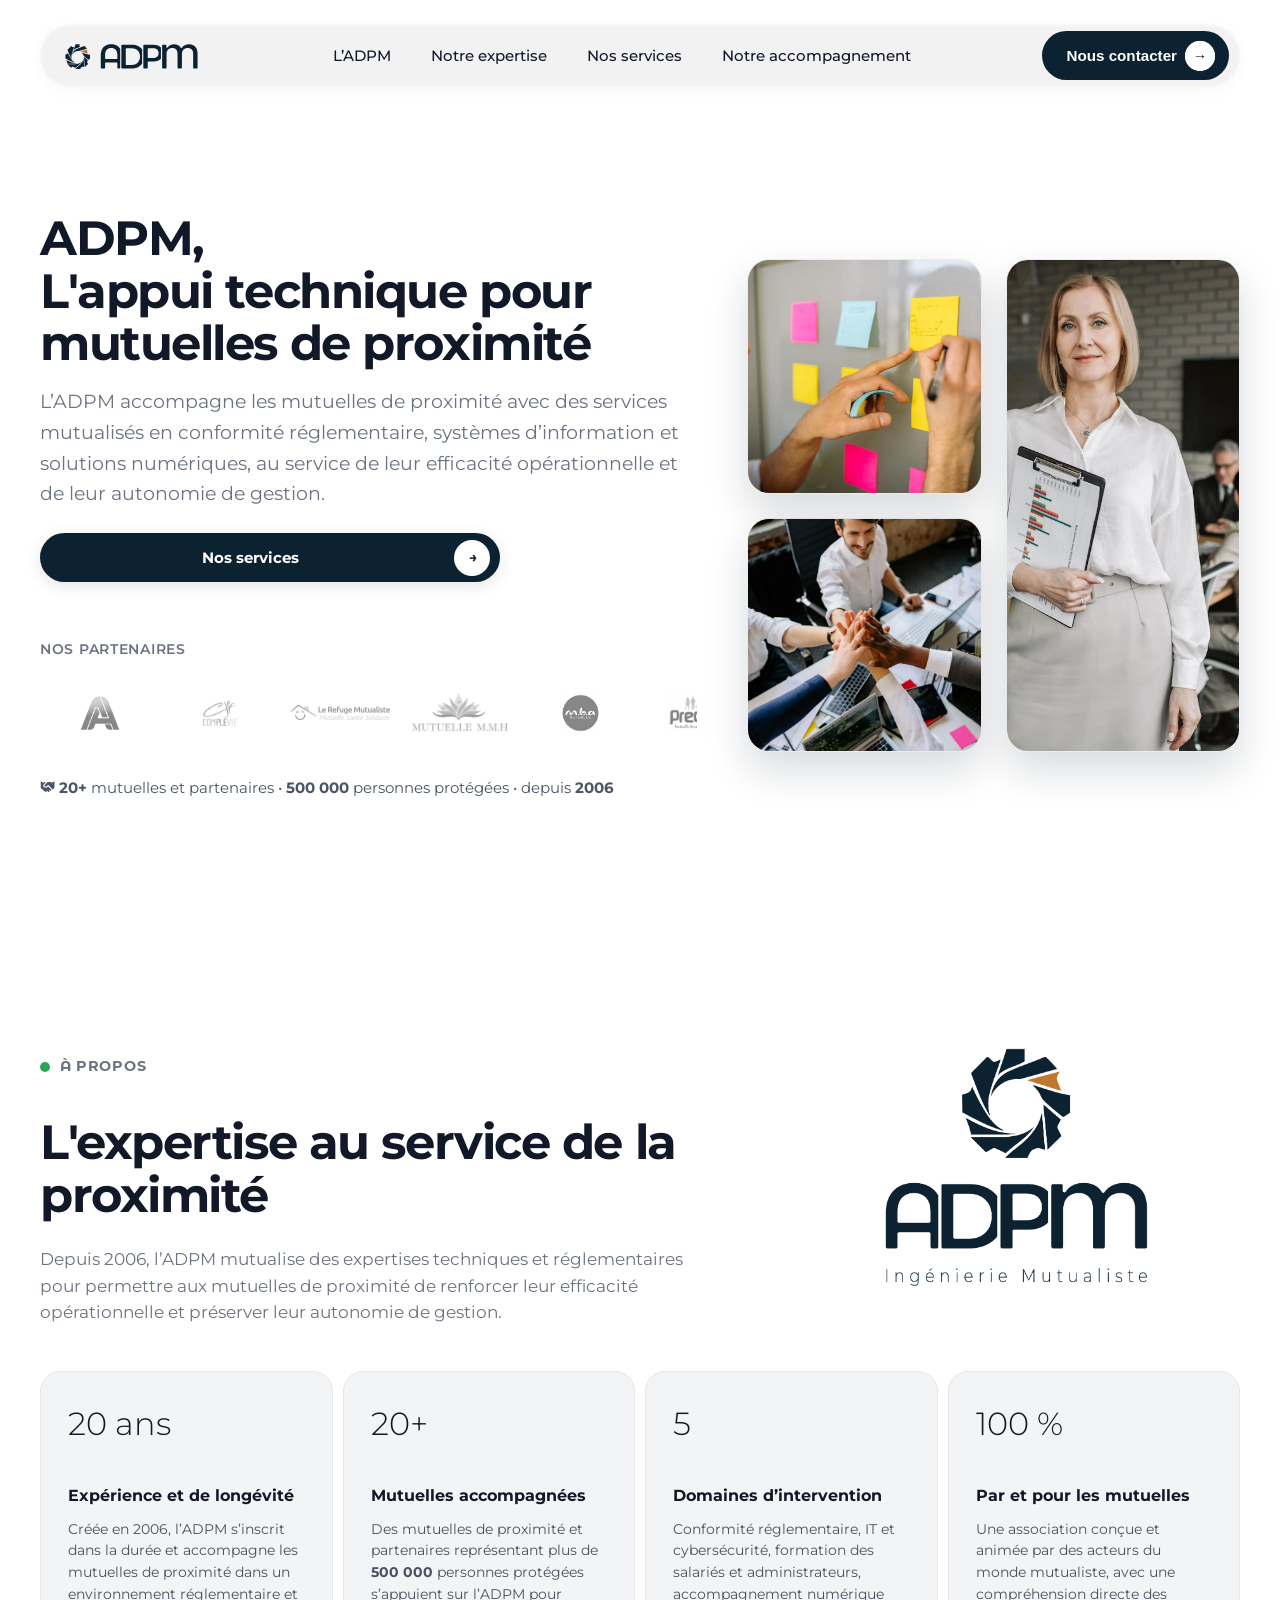
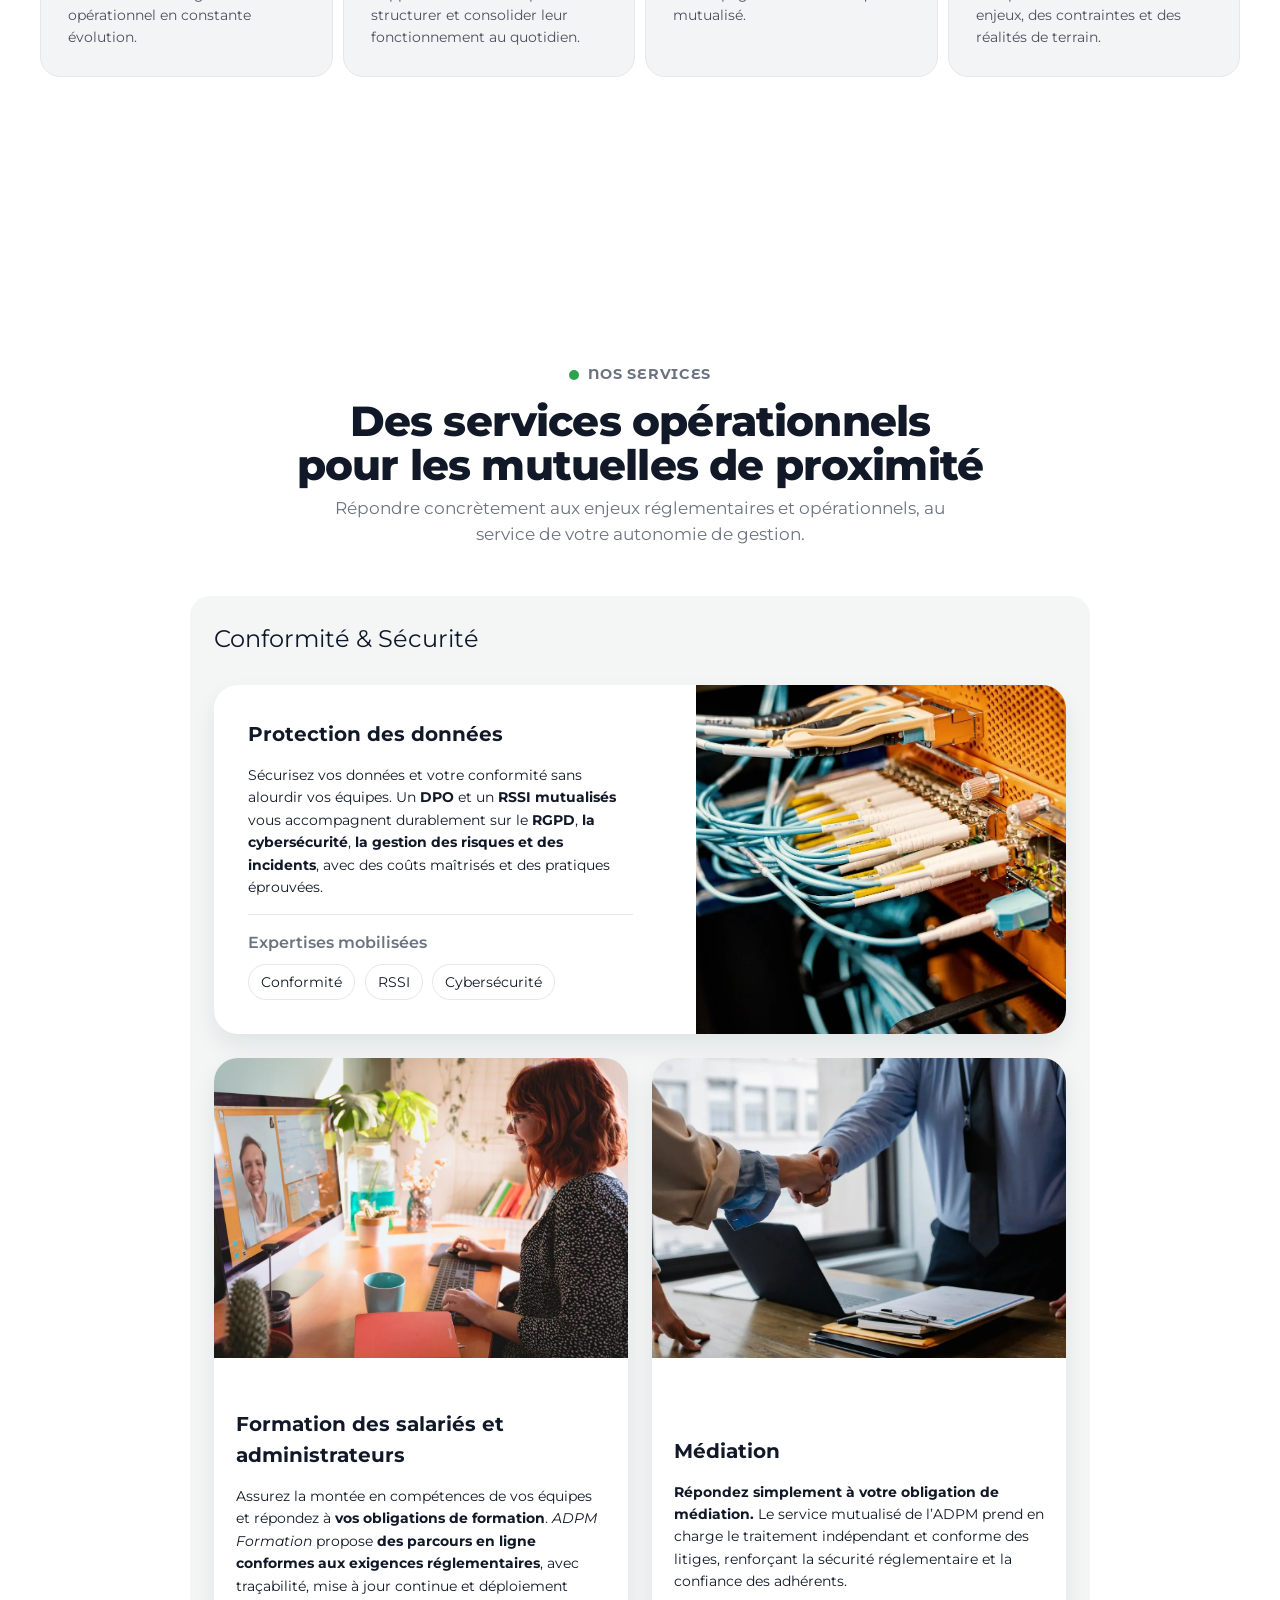
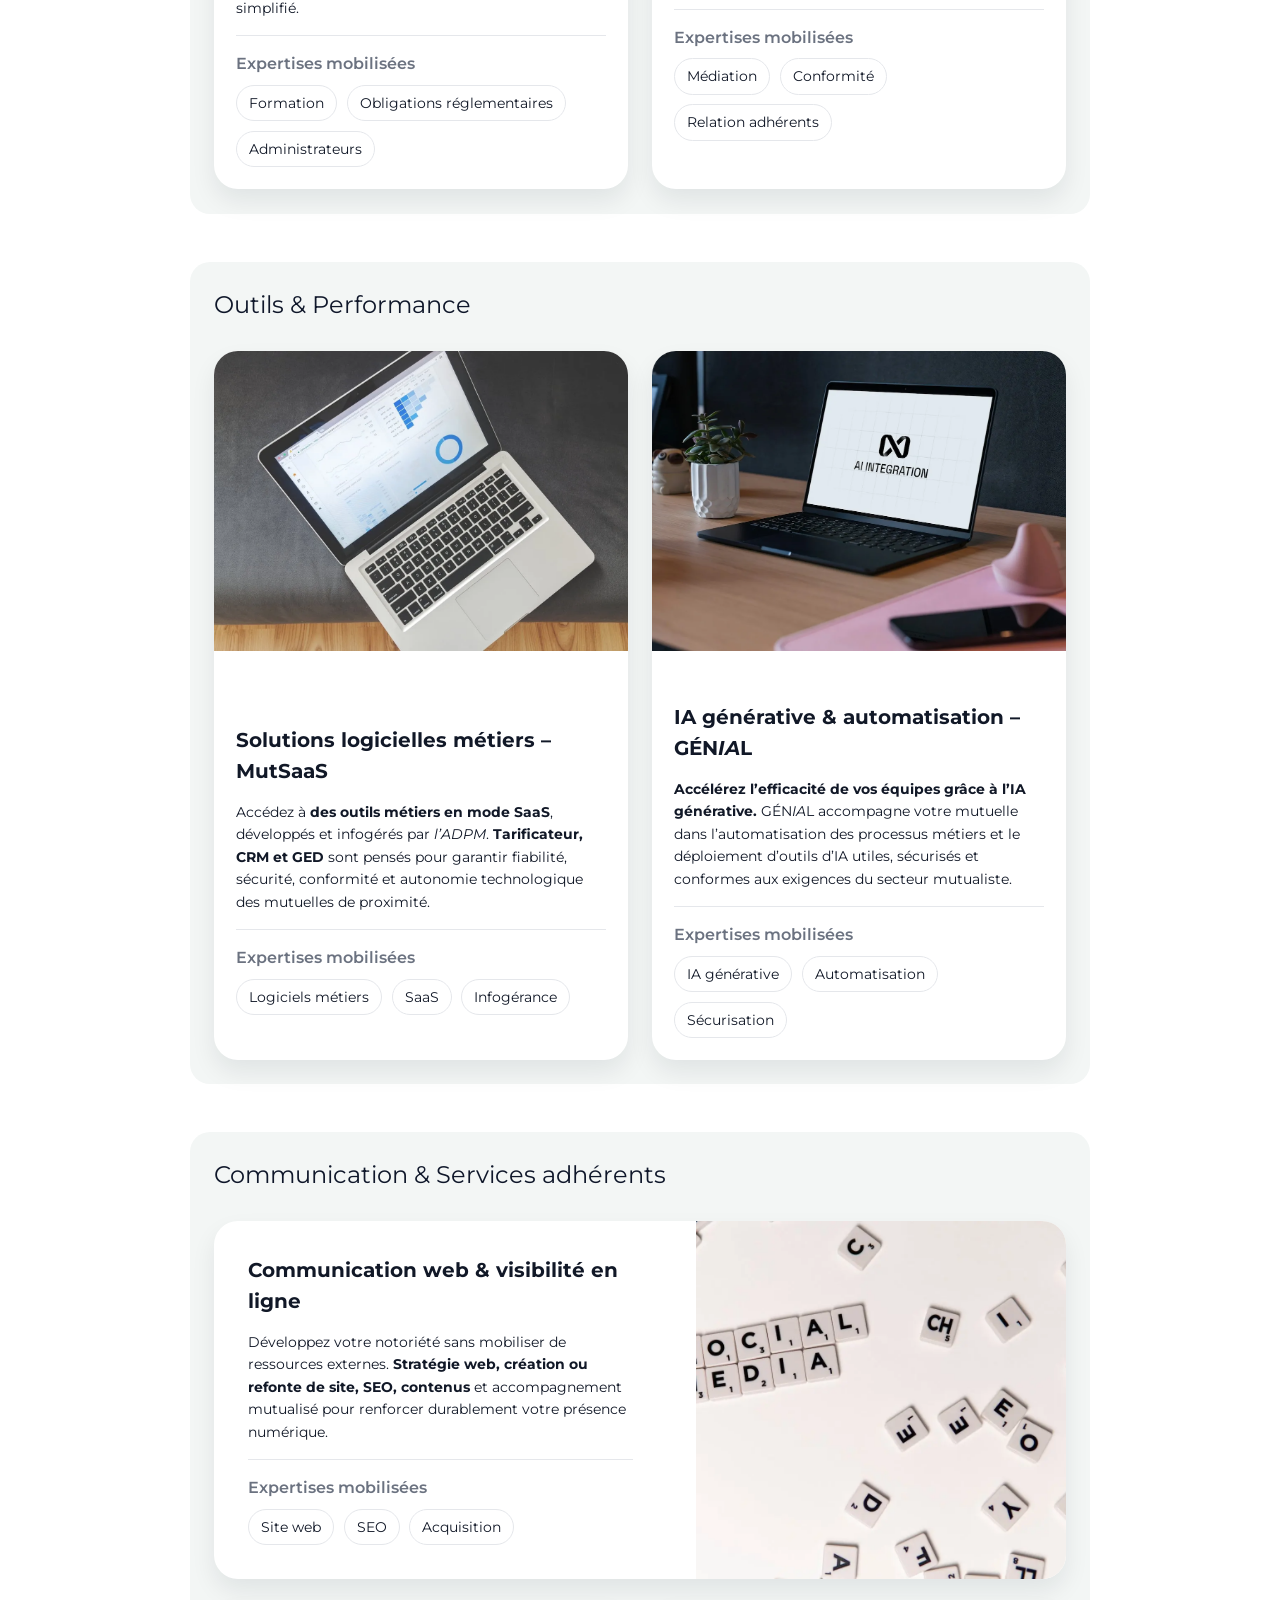
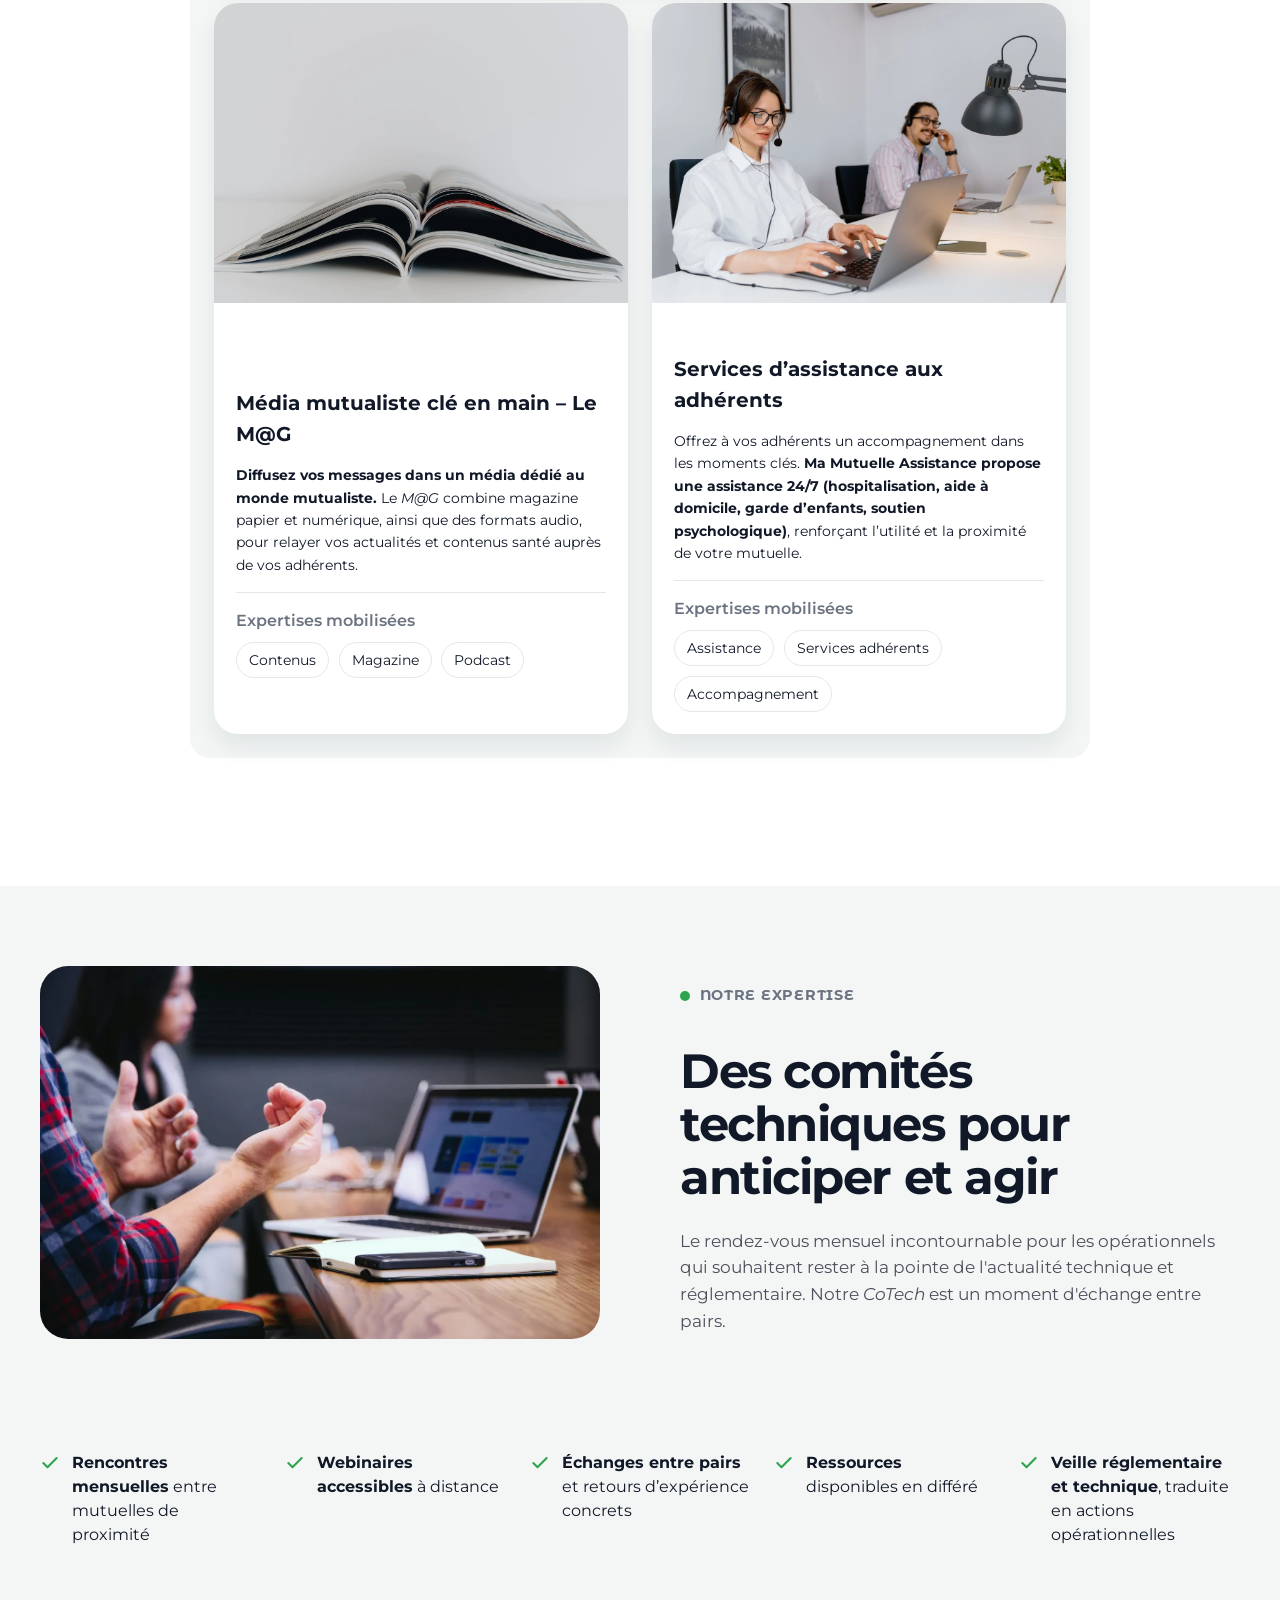
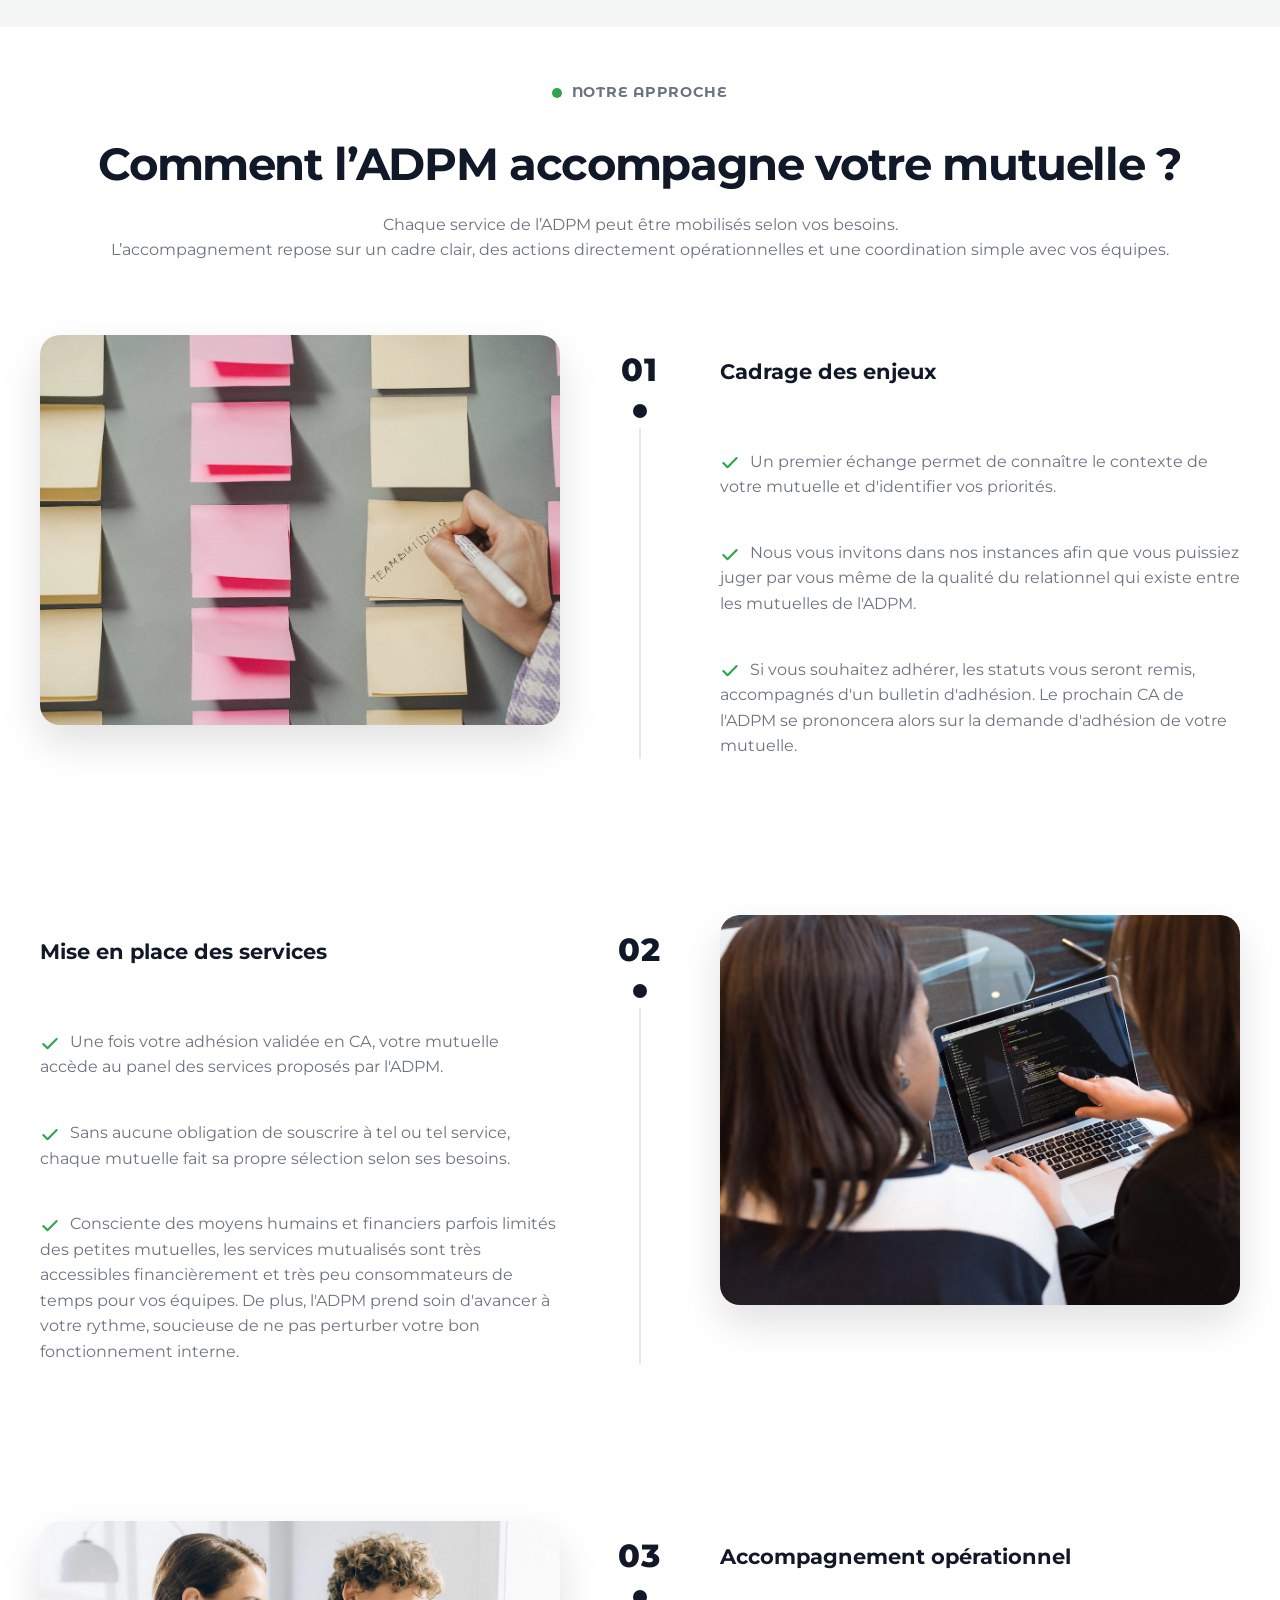
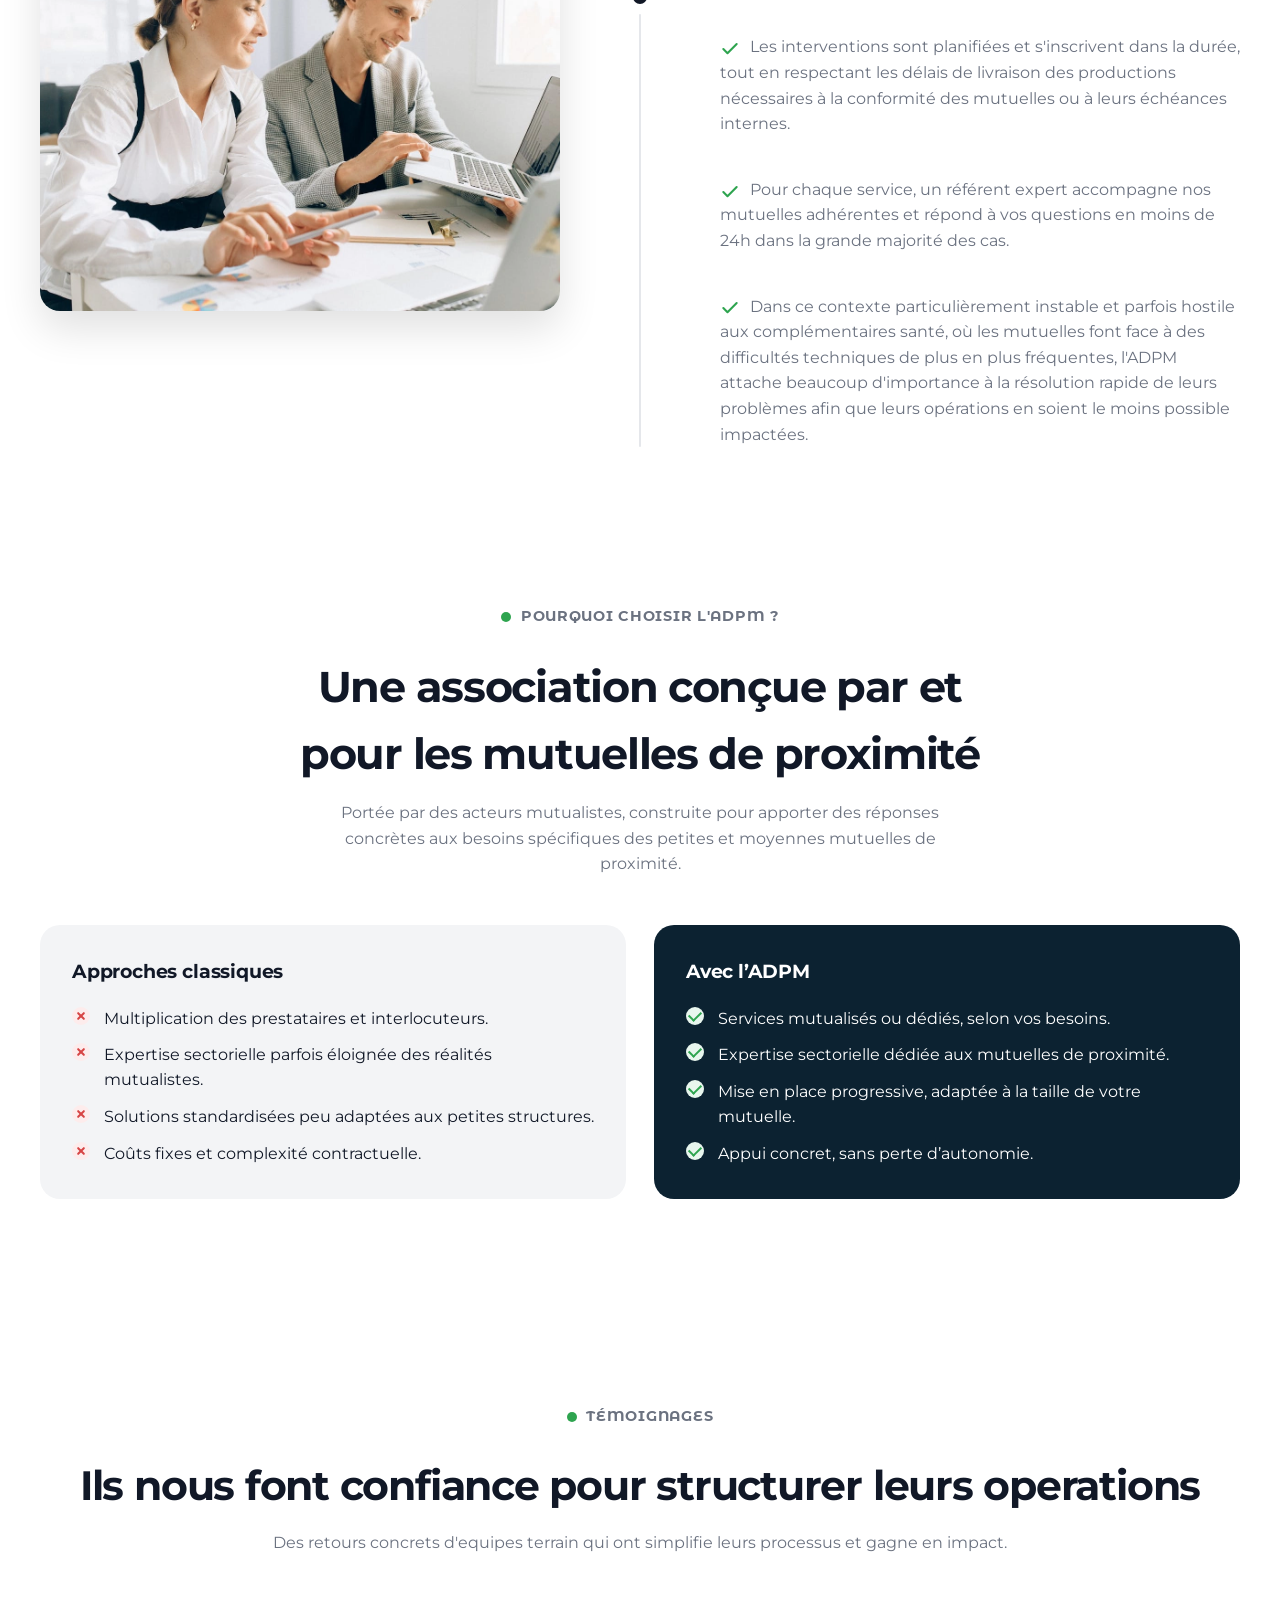
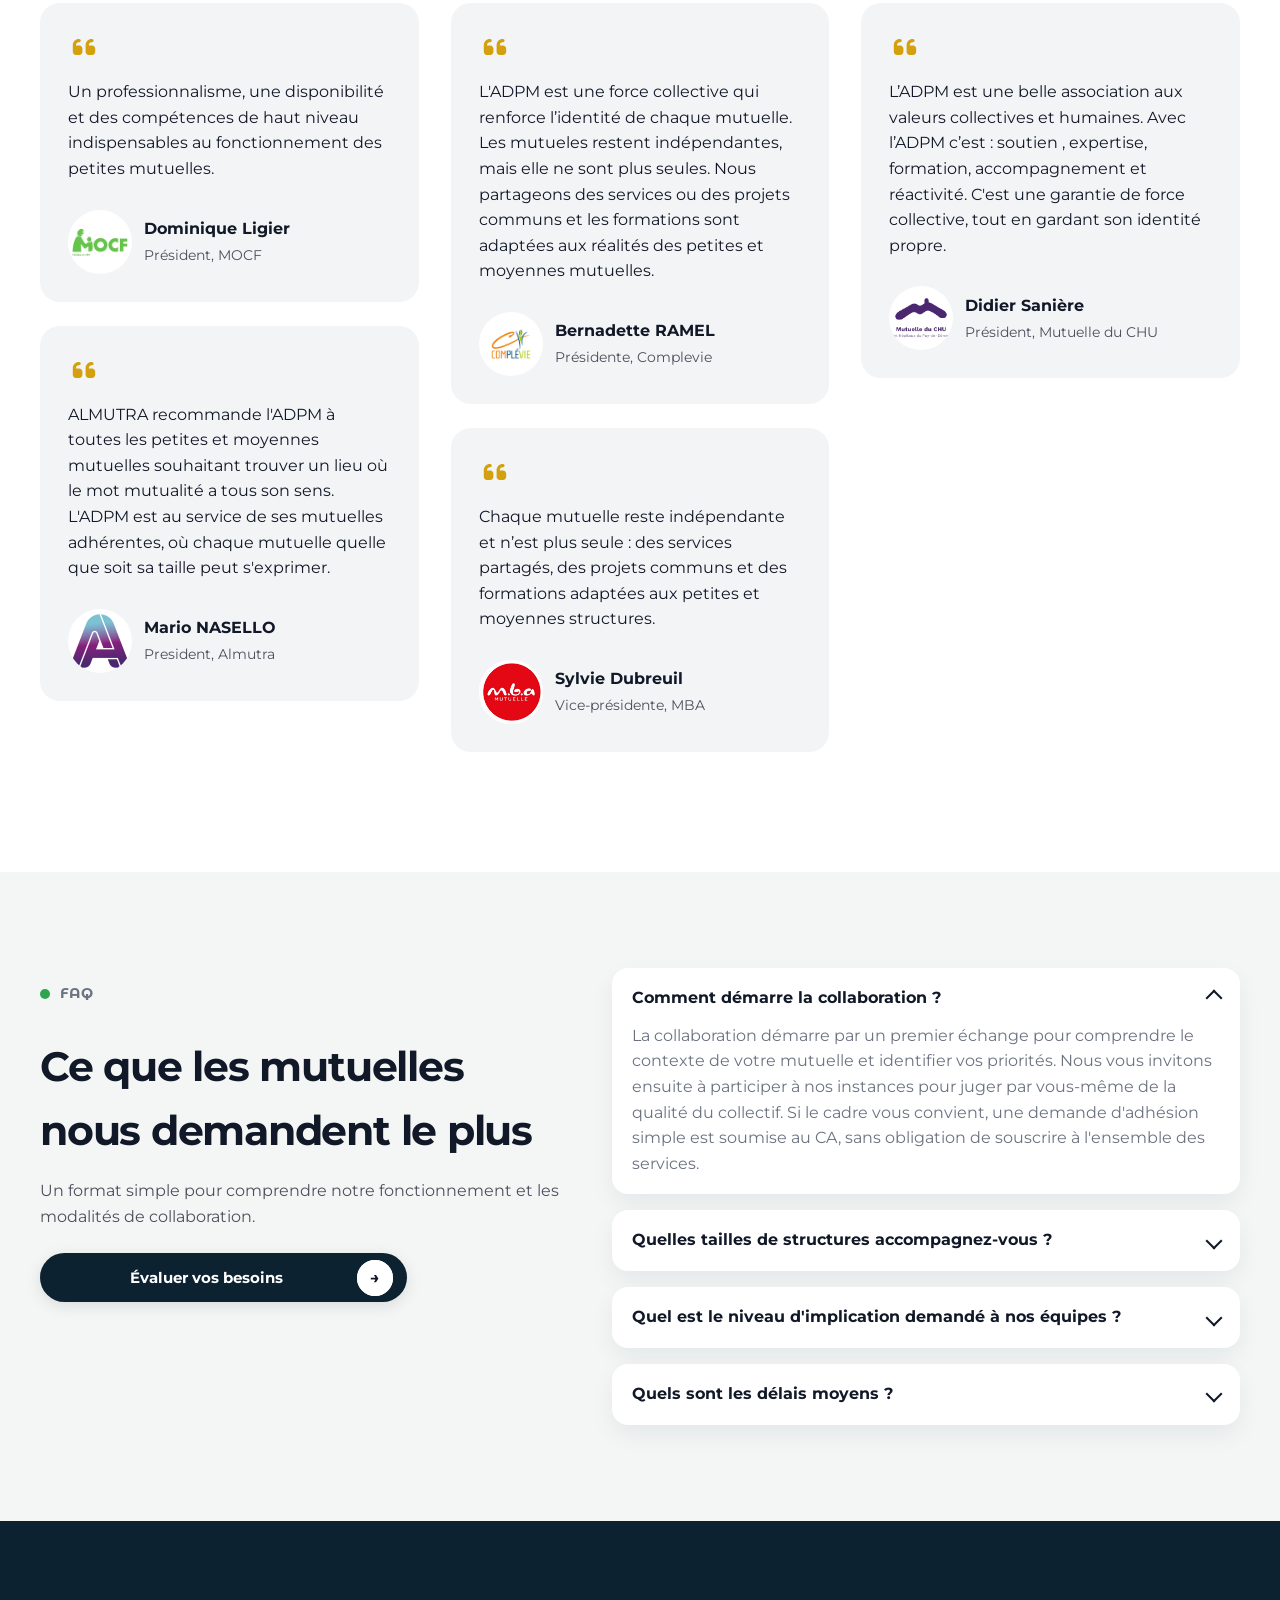
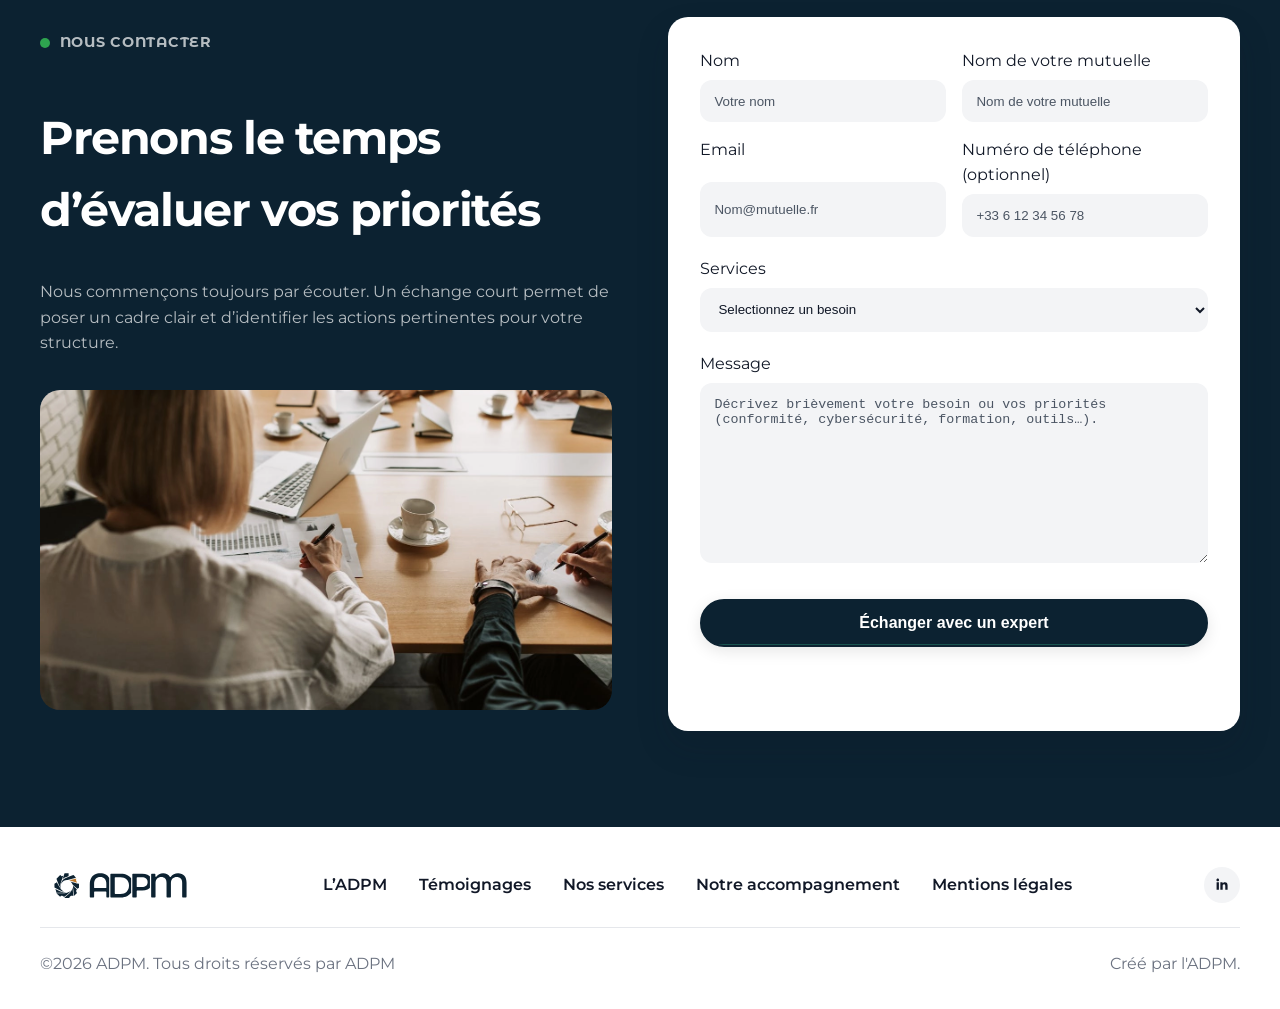
<file: index.html>
<!doctype html>
<html lang="fr" data-theme="light">
<head>
  <meta charset="utf-8" />
  <meta name="viewport" content="width=device-width, initial-scale=1" />
  <meta http-equiv="X-UA-Compatible" content="IE=edge" />

 <!-- Title -->
  <title>ADPM | Services mutualisés pour mutuelles de proximité</title>

  <!-- Meta Description -->
  <meta name="description" content="Conformité réglementaire, DPO/RSSI, Formations DDA : l'ADPM accompagne les mutuelles de proximité avec des services mutualisés sectoriels." />

  <meta name="robots" content="index, follow" />
  <meta name="author" content="ADPM — Association diversité et proximité mutualiste" />
  <meta name="language" content="fr" />
  <link rel="canonical" href="https://adpm-mutuelles.fr/" />

  <!-- Favicon -->
  <link rel="icon" href="./images/favicon/adpm-favicon.png" type="image/png" />

  <!-- Open Graph (LinkedIn + Facebook) -->
  <meta property="og:url" content="https://adpm-mutuelles.fr/" />
  <meta property="og:type" content="website" />
  <meta property="og:title" content="ADPM | L'appui technique des mutuelles de proximité" />
  <meta property="og:description" content="DPO, RSSI, conformité réglementaire, formations et solutions numériques mutualisées : l'ADPM préserve l'autonomie de gestion des mutuelles de proximité." />
  <meta property="og:image" content="https://adpm-mutuelles.fr/images/og/og-image.png" />
  <meta property="og:locale" content="fr_FR" />
  <meta property="og:site_name" content="ADPM" />

  <!-- Twitter Card -->
  <meta name="twitter:card" content="summary_large_image" />
  <meta name="twitter:title" content="ADPM | L'appui technique des mutuelles de proximité" />
  <meta name="twitter:description" content="Services mutualisés pour mutuelles de proximité : conformité, RSSI, DPO, systèmes d'information et solutions numériques." />
  <meta name="twitter:image" content="https://adpm-mutuelles.fr/images/og/og-image.png" />

  <!-- Structured Data -->
 <script type="application/ld+json">
{
  "@context": "https://schema.org",
  "@graph": [

    {
      "@type": "NGO",
      "@id": "https://adpm-mutuelles.fr/#organization",
      "name": "ADPM",
      "legalName": "ADPM — Association Diversité et Proximité Mutualiste",
      "url": "https://adpm-mutuelles.fr/",
      "foundingDate": "2006",
      "logo": {
        "@type": "ImageObject",
        "url": "https://adpm-mutuelles.fr/images/header/logo-adpm.svg"
      },
      "image": "https://adpm-mutuelles.fr/images/og/og-image.png",
      "description": "Association mutualiste créée en 2006, l'ADPM regroupe des mutuelles de proximité et leur fournit des services mutualisés en conformité réglementaire, cybersécurité, formation, outils numériques et communication, pour préserver leur autonomie de gestion.",
      "email": "communication@adpm-mutuelles.fr",
      "telephone": "+33972458711",
      "address": {
        "@type": "PostalAddress",
        "streetAddress": "17 bd Denys Puech",
        "postalCode": "12000",
        "addressLocality": "Rodez",
        "addressCountry": "FR"
      },
      "areaServed": {
        "@type": "Country",
        "name": "France"
      },
      "knowsAbout": [
        "Conformité réglementaire mutualiste",
        "RGPD et protection des données",
        "Cybersécurité",
        "Délégué à la Protection des Données (DPO)",
        "Responsable de la Sécurité des Systèmes d'Information (RSSI)",
        "Formation DDA",
        "Systèmes d'information pour mutuelles",
        "Solutions SaaS métiers",
        "IA générative et automatisation",
        "Médiation des litiges",
        "Communication numérique mutualiste"
      ],
      "sameAs": [
        "https://www.linkedin.com/company/adpm-mutuelles",
        "https://annuaire-entreprises.data.gouv.fr/entreprise/association-diversite-et-proximite-mutualiste-adpm-509222287"
      ],
      "contactPoint": {
        "@type": "ContactPoint",
        "contactType": "customer support",
        "email": "communication@adpm-mutuelles.fr",
        "telephone": "+33972458711",
        "availableLanguage": ["fr"],
        "hoursAvailable": [
          {
            "@type": "OpeningHoursSpecification",
            "dayOfWeek": ["Monday","Tuesday","Wednesday","Thursday","Friday"],
            "opens": "08:30",
            "closes": "12:00"
          },
          {
            "@type": "OpeningHoursSpecification",
            "dayOfWeek": ["Monday","Tuesday","Wednesday","Thursday","Friday"],
            "opens": "13:30",
            "closes": "18:00"
          }
        ]
      }
    },

    {
      "@type": "WebSite",
      "@id": "https://adpm-mutuelles.fr/#site",
      "url": "https://adpm-mutuelles.fr/",
      "name": "ADPM — Services mutualisés pour mutuelles de proximité",
      "publisher": { "@id": "https://adpm-mutuelles.fr/#organization" },
      "inLanguage": "fr-FR"
    },

    {
      "@type": "WebPage",
      "@id": "https://adpm-mutuelles.fr/#page",
      "url": "https://adpm-mutuelles.fr/",
      "name": "ADPM — Services mutualisés pour mutuelles de proximité",
      "description": "L'ADPM accompagne les mutuelles de proximité avec des services mutualisés en conformité réglementaire, cybersécurité, formation, outils numériques et communication.",
      "isPartOf": { "@id": "https://adpm-mutuelles.fr/#site" },
      "about": { "@id": "https://adpm-mutuelles.fr/#organization" },
      "inLanguage": "fr-FR",
      "primaryImageOfPage": {
        "@type": "ImageObject",
        "url": "https://adpm-mutuelles.fr/images/og/og-image.png"
      }
    },

    {
      "@type": "Service",
      "@id": "https://adpm-mutuelles.fr/#service-dpo-rssi",
      "name": "DPO et RSSI mutualisés",
      "serviceType": "Protection des données et cybersécurité mutualisées",
      "description": "Un DPO et un RSSI mutualisés accompagnent les mutuelles de proximité sur le RGPD, la cybersécurité, la gestion des risques et des incidents, avec des coûts maîtrisés et des pratiques éprouvées.",
      "provider": { "@id": "https://adpm-mutuelles.fr/#organization" },
      "areaServed": { "@type": "Country", "name": "France" },
      "audience": {
        "@type": "Audience",
        "audienceType": "Mutuelles de proximité"
      }
    },

    {
      "@type": "Service",
      "@id": "https://adpm-mutuelles.fr/#service-mediation",
      "name": "Service de médiation mutualisé",
      "serviceType": "Médiation des litiges pour mutuelles",
      "description": "Traitement indépendant et conforme des litiges pour répondre à l'obligation légale de médiation, renforçant la sécurité réglementaire et la confiance des adhérents.",
      "provider": { "@id": "https://adpm-mutuelles.fr/#organization" },
      "areaServed": { "@type": "Country", "name": "France" },
      "audience": {
        "@type": "Audience",
        "audienceType": "Mutuelles de proximité"
      }
    },

    {
      "@type": "Service",
      "@id": "https://adpm-mutuelles.fr/#service-formation",
      "name": "ADPM Formation — Formations salariés et administrateurs",
      "serviceType": "Formation réglementaire pour mutuelles (DDA)",
      "description": "Parcours de formation en ligne conformes aux exigences réglementaires (DDA), avec traçabilité, mise à jour continue et déploiement simplifié pour les salariés et administrateurs de mutuelles.",
      "provider": { "@id": "https://adpm-mutuelles.fr/#organization" },
      "areaServed": { "@type": "Country", "name": "France" },
      "audience": {
        "@type": "Audience",
        "audienceType": "Salariés et administrateurs de mutuelles de proximité"
      }
    },

    {
      "@type": "Service",
      "@id": "https://adpm-mutuelles.fr/#service-mutsaas",
      "name": "MutSaaS — Solutions logicielles métiers pour mutuelles",
      "serviceType": "Logiciels SaaS métiers pour mutuelles de proximité",
      "description": "Outils métiers en mode SaaS développés et infogérés par l'ADPM : tarificateur, CRM et GED, pensés pour garantir fiabilité, sécurité, conformité et autonomie technologique des mutuelles de proximité.",
      "provider": { "@id": "https://adpm-mutuelles.fr/#organization" },
      "areaServed": { "@type": "Country", "name": "France" },
      "audience": {
        "@type": "Audience",
        "audienceType": "Mutuelles de proximité"
      }
    },

    {
      "@type": "Service",
      "@id": "https://adpm-mutuelles.fr/#service-genial",
      "name": "GÉNIAL — IA générative et automatisation pour mutuelles",
      "serviceType": "IA générative et automatisation des processus métiers",
      "description": "Accompagnement des mutuelles dans l'automatisation des processus métiers et le déploiement d'outils d'IA générative utiles, sécurisés et conformes aux exigences du secteur mutualiste.",
      "provider": { "@id": "https://adpm-mutuelles.fr/#organization" },
      "areaServed": { "@type": "Country", "name": "France" },
      "audience": {
        "@type": "Audience",
        "audienceType": "Mutuelles de proximité"
      }
    },

    {
      "@type": "Service",
      "@id": "https://adpm-mutuelles.fr/#service-communication",
      "name": "Communication web et visibilité en ligne pour mutuelles",
      "serviceType": "Stratégie web, SEO et création de site pour mutuelles",
      "description": "Stratégie web, création ou refonte de site, SEO, contenus et accompagnement mutualisé pour renforcer durablement la présence numérique des mutuelles de proximité.",
      "provider": { "@id": "https://adpm-mutuelles.fr/#organization" },
      "areaServed": { "@type": "Country", "name": "France" },
      "audience": {
        "@type": "Audience",
        "audienceType": "Mutuelles de proximité"
      }
    },

    {
      "@type": "Service",
      "@id": "https://adpm-mutuelles.fr/#service-mag",
      "name": "Le M@G — Média mutualiste clé en main",
      "serviceType": "Média mutualiste (magazine papier, numérique, audio)",
      "description": "Magazine papier et numérique, ainsi que des formats audio pour relayer les actualités et contenus santé des mutuelles auprès de leurs adhérents.",
      "provider": { "@id": "https://adpm-mutuelles.fr/#organization" },
      "areaServed": { "@type": "Country", "name": "France" },
      "audience": {
        "@type": "Audience",
        "audienceType": "Mutuelles de proximité et leurs adhérents"
      }
    },

    {
      "@type": "Service",
      "@id": "https://adpm-mutuelles.fr/#service-assistance",
      "name": "Ma Mutuelle Assistance — Services d'assistance aux adhérents",
      "serviceType": "Assistance 24/7 pour adhérents de mutuelles",
      "description": "Assistance 24h/24 et 7j/7 pour les adhérents des mutuelles : hospitalisation, aide à domicile, garde d'enfants et soutien psychologique, renforçant la proximité et l'utilité des mutuelles.",
      "provider": { "@id": "https://adpm-mutuelles.fr/#organization" },
      "areaServed": { "@type": "Country", "name": "France" },
      "audience": {
        "@type": "Audience",
        "audienceType": "Adhérents de mutuelles de proximité"
      }
    },

    {
      "@type": "FAQPage",
      "@id": "https://adpm-mutuelles.fr/#faq",
      "isPartOf": { "@id": "https://adpm-mutuelles.fr/#page" },
      "mainEntity": [
        {
          "@type": "Question",
          "name": "Comment démarre la collaboration avec l'ADPM ?",
          "acceptedAnswer": {
            "@type": "Answer",
            "text": "La collaboration démarre par un premier échange pour comprendre le contexte de votre mutuelle et identifier vos priorités. Nous vous invitons ensuite à participer à nos instances pour juger par vous-même de la qualité du collectif. Si le cadre vous convient, une demande d'adhésion simple est soumise au CA, sans obligation de souscrire à l'ensemble des services."
          }
        },
        {
          "@type": "Question",
          "name": "Quelles tailles de mutuelles l'ADPM accompagne-t-elle ?",
          "acceptedAnswer": {
            "@type": "Answer",
            "text": "L'ADPM accompagne des mutuelles de proximité de toutes tailles, petites et moyennes structures comprises. Les services mutualisés sont conçus pour être financièrement accessibles et peu consommateurs de temps pour vos équipes. Chaque mutuelle sélectionne librement les services dont elle a besoin, sans obligation de souscrire à l'ensemble des offres proposées."
          }
        },
        {
          "@type": "Question",
          "name": "Quel est le niveau d'implication demandé à nos équipes ?",
          "acceptedAnswer": {
            "@type": "Answer",
            "text": "L'implication de vos équipes est volontairement légère. L'ADPM avance à votre rythme pour ne pas perturber votre fonctionnement interne. Les interventions sont planifiées, les livrables directement exploitables, et un référent expert dédié répond à vos questions en moins de 24h dans la grande majorité des cas."
          }
        },
        {
          "@type": "Question",
          "name": "Quels sont les délais moyens d'accompagnement ?",
          "acceptedAnswer": {
            "@type": "Answer",
            "text": "Les délais sont adaptés à vos contraintes et à vos échéances réglementaires. L'ADPM travaille en cycles courts pour produire rapidement des résultats mesurables, tout en s'inscrivant dans une relation durable. Les interventions respectent les délais de livraison nécessaires à la conformité de votre mutuelle ou à ses échéances internes."
          }
        }
      ]
    }

  ]
}
</script>

  <!-- Fonts -->
  <link rel="preconnect" href="https://fonts.googleapis.com" />
  <link rel="preconnect" href="https://fonts.gstatic.com" crossorigin />
  <link href="https://fonts.googleapis.com/css2?family=Montserrat:wght@300;400;500;600;700;800&family=Montserrat+Alternates:wght@600;700&display=swap" rel="stylesheet" />
  
  <!-- CSS -->
  <link rel="stylesheet" href="css/base.css" />
  <link rel="stylesheet" href="css/components.css" />
  <link rel="stylesheet" href="css/sections.css" />

  <!-- JS -->
<script src="js/main.js" defer></script>
</head>
  <body>
    <!-- A — Header & Navigation (Capsule Design) -->
    <header class="site-header" role="banner">
      <!-- Header Shell (Capsule) -->
      <div class="header-shell">
        <!-- Brand / Logo -->
        <a class="brand" href="https://adpm-mutuelles.fr/" aria-label="ADPM - Accueil">
          <img src="./images/header/logo-adpm.svg" alt="Logo de ADPM — Association Diversité et Proximité Mutualiste " class="brand-logo" fetchpriority="high"/>
        </a>

        <!-- Navigation Desktop -->
        <nav class="nav-desktop" aria-label="Main Navigation">
          <a href="#about" class="nav-link" data-text="L’ADPM"><span class="nav-link-text">L’ADPM</span></a>
          <a href="#expertise" class="nav-link" data-text="Notre expertise"><span class="nav-link-text">Notre expertise</span></a>
          <a href="#services" class="nav-link" data-text="Nos services"><span class="nav-link-text">Nos services</span></a>
          <a href="#how" class="nav-link" data-text="Notre accompagnement"><span class="nav-link-text">Notre accompagnement</span></a>
        </nav>

        <!-- CTA Button -->
        <button class="header-cta" id="ctaBtn" aria-label="Get in Touch">
          <span class="header-cta-text">Nous contacter</span>
          <span class="header-cta-icon" aria-hidden="true">
            <svg width="16" height="16" viewBox="0 0 24 24" fill="none" stroke="currentColor" stroke-width="2.5" stroke-linecap="round" stroke-linejoin="round">
              <path d="M5 12h14M12 5l7 7-7 7"/>
            </svg>
          </span>
        </button>

        <!-- Mobile Menu Button -->
        <button class="mobile-menu-btn" id="mobileMenuBtn" aria-label="Toggle menu" aria-expanded="false">
          <span class="hamburger">
            <span class="line"></span>
            <span class="line"></span>
            <span class="line"></span>
          </span>
        </button>
      </div>

      <!-- Navigation Mobile -->
      <nav class="nav-mobile" id="navMobile" aria-label="Mobile Navigation" hidden>
        <div class="nav-mobile-inner">
          <a href="#about" class="nav-link">L'ADPM</a>
          <a href="#services" class="nav-link">Nos services</a>
          <a href="#expertise" class="nav-link">Notre expertise</a>
          <a href="#how" class="nav-link">Notre accompagnement</a>
          <a href="#why" class="nav-link">Pourquoi nous choisir</a>
          <a href="#faq" class="nav-link">FAQ</a>

          <div class="nav-mobile-actions">
            <a href="mailto:communication@adpm-mutuelles.fr" class="btn-nous-ecrire">
              Nous écrire
            </a>
          </div>
        </div>
    </nav>

    </header>

    <main id="top">
      <!-- B — Hero Section -->
      <section class="section hero" id="hero">
        <div class="container hero-container">
          <!-- Left Column: Text -->
          <div class="hero-content">

            <!-- H1 -->
            <h1 class="hero-title">
              ADPM,<br>
              L'appui technique pour mutuelles de proximité
            </h1>

            <!-- Lead Paragraph -->
            <p class="lead hero-lead">
            L’ADPM accompagne les mutuelles de proximité avec des services mutualisés en conformité réglementaire, systèmes d’information et solutions numériques, au service de leur efficacité opérationnelle et de leur autonomie de gestion.
            </p>

            <div class="hero-visual hero-visual-mobile" aria-hidden="true">
              <img src="./images/hero/hero-2.webp" alt="Réunion équipe ADPM mutuelles de proximité" class="hero-visual hero-visual-mobile" loading="lazy">
            </div>

            <!-- CTA Actions -->
            <div class="hero-actions">
              <a href="#services" class="btn btn-primary hero-cta" aria-label="Nos services">
                <span>Nos services</span>
              </a>
            </div>

            <!-- Social Proof -->
            <div class="hero-social-proof">
              <div class="expertise-partners">
                <p class="partners-label">Nos partenaires</p>
                <div class="partners-band">
                  <div class="partners-track">
                    <div class="partner-logo">
                      <img src="./images/logos/Logo-almutra.webp" alt="Logo Almutra" width="512" height="512" loading="eager" fetchpriority="high" decoding="async" />
                    </div>
                    <div class="partner-logo">
                      <img src="./images/logos/COMPLEVIE-logo.webp" alt=" Logo Complevie" width="300" height="212" loading="eager" fetchpriority="high" decoding="async" />
                    </div>
                    <div class="partner-logo">
                      <img src="./images/logos/Le%20refuge%20Logo.webp" alt=" Logo Le Refuge Mutualiste" width="800" height="127" loading="eager" fetchpriority="high" decoding="async" />
                    </div>
                    <div class="partner-logo">
                      <img src="./images/logos/Logo-Mutuelle-MMH.webp" alt="Logo Mutuelle MMH" width="400" height="165" loading="eager" fetchpriority="high" decoding="async" />
                    </div>
                    <div class="partner-logo">
                      <img src="./images/logos/MBA-LOGO.webp" alt="Logo MBA" width="900" height="900" loading="eager" fetchpriority="high" decoding="async" />
                    </div>
                    <div class="partner-logo">
                      <img src="./images/logos/preccocia-logo.webp" alt="Logo Preccocia" width="2500" height="1562" loading="eager" fetchpriority="high" decoding="async" />
                    </div>
                    <div class="partner-logo">
                      <img src="./images/logos/SMIE%20vannes.webp" alt="Logo SMIE Vannes" width="348" height="145" loading="eager" fetchpriority="high" decoding="async" />
                    </div>
                    <div class="partner-logo">
                      <img src="./images/logos/Serena%20mutuelle%20logo.webp" alt="Logo Serena Mutuelle" width="244" height="207" loading="eager" fetchpriority="high" decoding="async" />
                    </div>
                    <div class="partner-logo">
                      <img src="./images/logos/seramm-logo.webp" alt="Logo Seramm" width="422" height="148" loading="eager" fetchpriority="high" decoding="async" />
                    </div>
                    <div class="partner-logo">
                      <img src="./images/logos/gvh-logo.webp" alt="Logo GVH" width="674" height="150" loading="eager" fetchpriority="high" decoding="async" />
                    </div>
                    <div class="partner-logo">
                      <img src="./images/logos/logo_EMDV.webp" alt="Logo EMDV" width="250" height="125" loading="eager" fetchpriority="high" decoding="async" />
                    </div>
                    <div class="partner-logo">
                      <img src="./images/logos/logo-mipss.webp" alt="Logo MIPSS" width="293" height="172" loading="eager" fetchpriority="high" decoding="async" />
                    </div>
                    <div class="partner-logo">
                      <img src="./images/logos/mutuelle-chu-logo.webp" alt="Logo Mutuelle du CHU" width="801" height="532" loading="eager" fetchpriority="high" decoding="async" />
                    </div>
                    <div class="partner-logo">
                      <img src="./images/logos/m_comme_mutuelle.webp" alt="Logo M Comme Mutuelle" width="600" height="600" loading="eager" fetchpriority="high" decoding="async" />
                    </div>
                    <div class="partner-logo">
                      <img src="./images/logos/mocf-logo.webp" alt="Logo MOCF" width="300" height="168" loading="eager" fetchpriority="high" decoding="async" />
                    </div>
                    <div class="partner-logo" aria-hidden="true">
                      <img src="./images/logos/Logo-almutra.webp" alt="Logo Almutra" width="512" height="512" loading="lazy" decoding="async" />
                    </div>
                    <div class="partner-logo" aria-hidden="true">
                      <img src="./images/logos/COMPLEVIE-logo.webp" alt="Logo Complévie" width="300" height="212" loading="lazy" decoding="async" />
                    </div>
                    <div class="partner-logo" aria-hidden="true">
                      <img src="./images/logos/Le%20refuge%20Logo.webp" alt="Logo Le Refuge Mutualiste" width="800" height="127" loading="lazy" decoding="async" />
                    </div>
                    <div class="partner-logo" aria-hidden="true">
                      <img src="./images/logos/Logo-Mutuelle-MMH.webp" alt="Logo Mutuelle MMH" width="400" height="165" loading="lazy" decoding="async" />
                    </div>
                    <div class="partner-logo" aria-hidden="true">
                      <img src="./images/logos/MBA-LOGO.webp" alt="Logo MBA" width="900" height="900" loading="lazy" decoding="async" />
                    </div>
                    <div class="partner-logo" aria-hidden="true">
                      <img src="./images/logos/preccocia-logo.webp" alt="Logo Preccocia" width="2500" height="1562" loading="lazy" decoding="async" />
                    </div>
                    <div class="partner-logo" aria-hidden="true">
                      <img src="./images/logos/SMIE%20vannes.webp" alt="Logo SMIE Vannes" width="348" height="145" loading="lazy" decoding="async" />
                    </div>
                    <div class="partner-logo" aria-hidden="true">
                      <img src="./images/logos/Serena%20mutuelle%20logo.webp" alt="Logo Serena Mutuelle" width="244" height="207" loading="lazy" decoding="async" />
                    </div>
                    <div class="partner-logo" aria-hidden="true">
                      <img src="./images/logos/seramm-logo.webp" alt="Logo Seramm Mutuelle" width="422" height="148" loading="lazy" decoding="async" />
                    </div>
                    <div class="partner-logo" aria-hidden="true">
                      <img src="./images/logos/gvh-logo.webp" alt="Logo GVH" width="674" height="150" loading="lazy" decoding="async" />
                    </div>
                    <div class="partner-logo" aria-hidden="true">
                      <img src="./images/logos/logo_EMDV.webp" alt="Logo EMDV" width="250" height="125" loading="lazy" decoding="async" />
                    </div>
                    <div class="partner-logo" aria-hidden="true">
                      <img src="./images/logos/logo-mipss.webp" alt="Logo MIPSS" width="293" height="172" loading="lazy" decoding="async" />
                    </div>
                    <div class="partner-logo" aria-hidden="true">
                      <img src="./images/logos/mutuelle-chu-logo.webp" alt="Logo Mutuelle du CHU" width="801" height="532" loading="lazy" decoding="async" />
                    </div>
                    <div class="partner-logo" aria-hidden="true">
                      <img src="./images/logos/m_comme_mutuelle.webp" alt="Logo M Comme Mutuelle" width="600" height="600" loading="lazy" decoding="async" />
                    </div>
                    <div class="partner-logo" aria-hidden="true">
                      <img src="./images/logos/mocf-logo.webp" alt="Logo MOCF" width="300" height="168" loading="lazy" decoding="async" />
                    </div>
                  </div>
                </div>
              </div>
              <div class="social-proof-sub"><svg class="fa-solid fa-handshake" xmlns="http://www.w3.org/2000/svg" viewBox="0 0 640 640" width="1em" height="1em" aria-hidden="true" focusable="false" style="vertical-align:-0.125em"><path fill="currentColor" d="M300.9 149.2L184.3 278.8C179.7 283.9 179.9 291.8 184.8 296.7C215.3 327.2 264.8 327.2 295.3 296.7L327.1 264.9C331.3 260.7 336.6 258.4 342 258C348.8 257.4 355.8 259.7 361 264.9L537.6 440L608 384L608 96L496 160L472.2 144.1C456.4 133.6 437.9 128 418.9 128L348.5 128C347.4 128 346.2 128 345.1 128.1C328.2 129 312.3 136.6 300.9 149.2zM148.6 246.7L255.4 128L215.8 128C190.3 128 165.9 138.1 147.9 156.1L144 160L32 96L32 384L188.4 514.3C211.4 533.5 240.4 544 270.3 544L286 544L279 537C269.6 527.6 269.6 512.4 279 503.1C288.4 493.8 303.6 493.7 312.9 503.1L353.9 544.1L362.9 544.1C382 544.1 400.7 539.8 417.7 531.8L391 505C381.6 495.6 381.6 480.4 391 471.1C400.4 461.8 415.6 461.7 424.9 471.1L456.9 503.1L474.4 485.6C483.3 476.7 485.9 463.8 482 452.5L344.1 315.7L329.2 330.6C279.9 379.9 200.1 379.9 150.8 330.6C127.8 307.6 126.9 270.7 148.6 246.6z"/></svg> <strong>20+</strong> mutuelles et partenaires • <strong>500 000</strong> personnes protégées • depuis <strong>2006</strong></div>
            </div>
          </div>

          <!-- Right Column: Visual -->
          <div class="hero-visual" aria-hidden="true">
            <div class="hero-collage">
              <img class="hero-collage__img hero-collage__img--c" src="./images/hero/hero-3.webp" width="1280" height="860" alt="Cadrage des priorités techniques pour mutuelles de proximité – ADPM" loading="lazy">
              <img class="hero-collage__img hero-collage__img--a" src="./images/hero/hero-2.webp" width="1280" height="1920" alt="Accompagnement opérationnel des mutuelles de proximité par l’ADPM" fetchpriority="high">
              <img class="hero-collage__img hero-collage__img--b" src="./images/hero/hero-1.webp" width="1280" height="860" alt="Services mutualisés et appui technique pour mutuelles de proximité – ADPM" loading="lazy">
            </div>
          </div>
        </div>
      </section>

      <!-- C — About / Authority Section -->
      <section class="section about" id="about">
        <!-- Niveau 1: Text + Image -->
        <div class="container about-container">
          <!-- Left Column: Text Content -->
          <div class="about-content">
            <!-- Eyebrow -->
            <p class="eyebrow">
              <span class="dot" aria-hidden="true"></span>
              <span>À propos</span>
            </p>

            <!-- H2 -->
            <h2 class="about-title">
              L'expertise au service de la proximité
            </h2>

            <!-- Lead Paragraph -->
            <p class="lead about-lead">
              Depuis 2006, l’ADPM mutualise des expertises techniques et réglementaires pour permettre aux mutuelles de proximité de renforcer leur efficacité opérationnelle et préserver leur autonomie de gestion.
            </p>
          </div>

          <!-- Right Column: Image -->
          <div class="about-visual">
            <img src="./images/about/adpm-logo.webp" alt="Logo de ADPM" class="about-image" />
          </div>
        </div>

        <!-- Niveau 2: Stats Grid -->
        <div class="about-stats-wrapper">
          <div class="container about-stats-container">
            <div class="stats-grid">
              <div class="stat-card">
                <p class="stat-value">20 ans</p>
                <p class="stat-label">Expérience et de longévité</p>
                <p class="stat-description">Créée en 2006, l’ADPM s’inscrit dans la durée et accompagne les mutuelles de proximité dans un environnement réglementaire et opérationnel en constante évolution.</p>
              </div>
              <div class="stat-card">
                <p class="stat-value">20+</p>
                <p class="stat-label">Mutuelles accompagnées</p>
                <p class="stat-description">Des mutuelles de proximité et partenaires représentant plus de <strong>500 000</strong> personnes protégées s’appuient sur l’ADPM pour structurer et consolider leur fonctionnement au quotidien.</p>
              </div>
              <div class="stat-card">
                <p class="stat-value">5</p>
                <p class="stat-label">Domaines d’intervention</p>
                <p class="stat-description">Conformité réglementaire, IT et cybersécurité, formation des salariés et administrateurs, accompagnement numérique mutualisé.</p>
              </div>
              <div class="stat-card">
                <p class="stat-value">100 %</p>
                <p class="stat-label">Par et pour les mutuelles</p>
                <p class="stat-description">Une association conçue et animée par des acteurs du monde mutualiste, avec une compréhension directe des enjeux, des contraintes et des réalités de terrain.</p>
              </div>
            </div>
          </div>
        </div>
      </section>

      <!-- F — Services Section -->
      <section class="section services" id="services">
        <div class="services__intro">
          <div class="container">
            <p class="eyebrow">
              <span class="dot" aria-hidden="true"></span>
              <span>Nos services</span>
            </p>
            <h2 class="services__title">Des services opérationnels<br> pour les mutuelles de proximité</h2>
            <p class="lead services__lead">Répondre concrètement aux enjeux réglementaires et opérationnels, au service de votre autonomie de gestion.</p>
          </div>
        </div>

        <div class="services__cards">
          <div class="container">
            <div class="services__group services__group--security">
              <h3 class="services__group-title">Conformité & Sécurité</h3>

              <div class="services__bento services__bento--3 services__bento--security">
                <!-- Card 1 -->
              <article class="services__card services__card--main services__card--featured">
                <div class="services__content">
                  <h3>Protection des données</h3>
                  <p class="services__desc">Sécurisez vos données et votre conformité sans alourdir vos équipes. Un <strong>DPO</strong> et un <strong>RSSI mutualisés</strong> vous accompagnent durablement sur le <strong>RGPD</strong>, <strong>la cybersécurité</strong>, <strong>la gestion des risques et des incidents</strong>, avec des coûts maîtrisés et des pratiques éprouvées.</p>
                  <hr class="services__sep" />
                  <p class="expertises_required">Expertises mobilisées</p>
                  <div class="services__tags">
                    <span class="tag">Conformité</span>
                    <span class="tag">RSSI</span>
                    <span class="tag">Cybersécurité</span>
                  </div>
                </div>
                <div class="services__media">
                <img src="./images/services/service-protection-donnees.webp" alt="Infrastructure réseau sécurisée — protection des données et conformité RGPD pour mutuelles de proximité" />
                </div>
              </article>

                <!-- Card 2 -->
                <article class="services__card services__card--compact">
                  <div class="services__media">
                    <img src="./images/services/service-formation.webp" alt="Salariée en formation e-learning à distance — formation réglementaire pour mutuelles de proximité" />
                  </div>
                  <div class="services__content">
                    <h3>Formation des salariés et administrateurs</h3>
                    <p class="services__desc">Assurez la montée en compétences de vos équipes et répondez à <strong>vos obligations de formation</strong>. <em>ADPM Formation</em> propose <strong>des parcours en ligne conformes aux exigences réglementaires</strong>, avec traçabilité, mise à jour continue et déploiement simplifié.</p>
                    <hr class="services__sep" />
                  <p class="expertises_required">Expertises mobilisées</p>
                  <div class="services__tags">
                    <span class="tag">Formation</span>
                    <span class="tag">Obligations réglementaires</span>
                    <span class="tag">Administrateurs</span>
                  </div>
                </div>
                </article>

                <!-- Card 3 -->
                <article class="services__card services__card--compact">
                  <div class="services__media">
                    <img src="./images/services/service-mediation.webp" alt="Poignée de main lors d'un accord — service de médiation conforme pour mutuelles de proximité" />
                  </div>
                  <div class="services__content">
                    <h3>Médiation</h3>
                    <p class="services__desc"><strong>Répondez simplement à votre obligation de médiation.</strong> Le service mutualisé de l’ADPM prend en charge le traitement indépendant et conforme des litiges, renforçant la sécurité réglementaire et la confiance des adhérents.</p>
                    <hr class="services__sep" />
                    <p class="expertises_required">Expertises mobilisées</p>
                    <div class="services__tags">
                      <span class="tag">Médiation</span>
                      <span class="tag">Conformité</span>
                      <span class="tag">Relation adhérents</span>
                    </div>
                  </div>
                </article>
              </div>
            </div>

            <div class="services__group services__group--tools">
              <h3 class="services__group-title">Outils &amp; Performance</h3>

              <div class="services__bento services__bento--2 services__bento--tools">
                <!-- Card 4 -->
                <article class="services__card services__card--compact">
                  <div class="services__media">
                    <img src="./images/services/service-logiciel-saas.webp" alt="Laptop avec interface d'intégration IA — logiciels métiers SaaS pour mutuelles de proximité" />
                  </div>
                  <div class="services__content">
                    <h3>Solutions logicielles métiers – MutSaaS</h3>
                    <p class="services__desc">Accédez à <strong>des outils métiers en mode SaaS</strong>, développés et infogérés par <em>l’ADPM</em>. <strong>Tarificateur, CRM et GED</strong> sont pensés pour garantir fiabilité, sécurité, conformité et autonomie technologique des mutuelles de proximité.</p>
                    <hr class="services__sep" />
                    <p class="expertises_required">Expertises mobilisées</p>
                    <div class="services__tags">
                      <span class="tag">Logiciels métiers</span>
                      <span class="tag">SaaS</span>
                      <span class="tag">Infogérance</span>
                    </div>
                  </div>
                </article>

                <!-- Card 5 -->
                <article class="services__card services__card--compact">
                  <div class="services__media">
                    <img src="./images/services/service-ia.webp" alt="Dashboard analytique sur ordinateur portable — automatisation des processus métiers pour mutuelles" />
                  </div>
                  <div class="services__content">
                    <h3>IA générative &amp; automatisation – GÉN<em>IA</em>L</h3>
                    <p class="services__desc"><strong>Accélérez l’efficacité de vos équipes grâce à l’IA générative.</strong>
                      GÉN<em>IA</em>L accompagne votre mutuelle dans l’automatisation des processus métiers et le déploiement d’outils d’IA utiles, sécurisés et conformes aux exigences du secteur mutualiste.
                    </p>
                    <hr class="services__sep" />
                    <p class="expertises_required">Expertises mobilisées</p>
                    <div class="services__tags">
                      <span class="tag">IA générative</span>
                      <span class="tag">Automatisation</span>
                      <span class="tag">Sécurisation</span>
                    </div>
                  </div>
                </article>
              </div>
            </div>

            <div class="services__group services__group--communications">
              <h3 class="services__group-title">Communication &amp; Services adhérents</h3>

              <div class="services__bento services__bento--3 services__bento--communications">
                <!-- Card 6 -->
                <article class="services__card services__card--main services__card--featured">
                  <div class="services__media">
                    <img src="./images/services/service-communication.webp" alt="Lettres Scrabble formant Social Media — stratégie web et SEO pour mutuelles de proximité" />
                  </div>
                  <div class="services__content">
                    <h3>Communication web &amp; visibilité en ligne</h3>
                    <p class="services__desc">Développez votre notoriété sans mobiliser de ressources externes. <strong>Stratégie web, création ou refonte de site, SEO, contenus</strong> et accompagnement mutualisé pour renforcer durablement votre présence numérique.</p>
                    <hr class="services__sep" />
                    <p class="expertises_required">Expertises mobilisées</p>
                    <div class="services__tags">
                      <span class="tag">Site web</span>
                      <span class="tag">SEO</span>
                      <span class="tag">Acquisition</span>
                    </div>
                  </div>
                </article>

                <!-- Card 7 -->
                <article class="services__card services__card--compact">
                  <div class="services__media">
                    <img src="./images/services/service-mag.webp" alt="Magazine ouvert — média mutualiste print et numérique Le M@G" />
                  </div>
                  <div class="services__content">
                    <h3>Média mutualiste clé en main – Le M@G</h3>
                    <p class="services__desc"><strong>Diffusez vos messages dans un média dédié au monde mutualiste.</strong> Le <em>M@G</em> combine magazine papier et numérique, ainsi que des formats audio, pour relayer vos actualités et contenus santé auprès de vos adhérents.</p>
                    <hr class="services__sep" />
                    <p class="expertises_required">Expertises mobilisées</p>
                    <div class="services__tags">
                      <span class="tag">Contenus</span>
                      <span class="tag">Magazine</span>
                      <span class="tag">Podcast</span>
                    </div>
                  </div>
                </article>

                <!-- Card 8 -->
                <article class="services__card services__card--compact">
                  <div class="services__media">
                    <img src="./images/services/service-assistance.webp" alt="Conseillères en assistance téléphonique — service d'accompagnement adhérents 24h/24 pour mutuelles" />
                  </div>
                  <div class="services__content">
                    <h3>Services d’assistance aux adhérents</h3>
                    <p class="services__desc">Offrez à vos adhérents un accompagnement dans les moments clés. <strong>Ma Mutuelle Assistance propose une assistance 24/7 (hospitalisation, aide à domicile, garde d’enfants, soutien psychologique)</strong>, renforçant l’utilité et la proximité de votre mutuelle.</p>
                    <hr class="services__sep" />
                    <p class="expertises_required">Expertises mobilisées</p>
                    <div class="services__tags">
                      <span class="tag">Assistance</span>
                      <span class="tag">Services adhérents</span>
                      <span class="tag">Accompagnement</span>
                    </div>
                  </div>
                </article>
              </div>
            </div>
          </div>
        </div>
      </section>

      <!-- D — Expertise Section -->
      <section class="section expertise" id="expertise">
        <div class="container expertise-container">
          <!-- Left Column: Image + Partners -->
          <div class="expertise-left">
            <div class="expertise-visual">
              <img src="./images/expertise/cotech.webp" alt="Échange technique entre professionnels de mutuelles — comité CoTech ADPM" class="expertise-image" />
            </div>

          </div>

          <!-- Right Column: Content -->
          <div class="expertise-content">
            <!-- Eyebrow -->
            <p class="eyebrow">
              <span class="dot" aria-hidden="true"></span>
              <span>Notre expertise</span>
            </p>

            <!-- Title -->
            <h2 class="expertise-title">
              Des comités techniques pour anticiper et agir
            </h2>

            <!-- Lead Paragraph -->
            <p class="lead expertise-lead">
              Le rendez-vous mensuel incontournable pour les opérationnels qui souhaitent rester à la pointe de l'actualité technique et réglementaire. Notre <em>CoTech</em> est un moment d'échange entre pairs.
            </p>
          </div>

          <!-- Checklist -->
          <ul class="expertise-list">
            <li class="expertise-item">
              <svg class="expertise-icon" width="20" height="20" viewBox="0 0 24 24" fill="none" stroke="currentColor" stroke-width="2.5" stroke-linecap="round" stroke-linejoin="round">
                <polyline points="20 6 9 17 4 12"></polyline>
              </svg>
              <span><strong>Rencontres mensuelles</strong> entre mutuelles de proximité</span>
            </li>
            <li class="expertise-item">
              <svg class="expertise-icon" width="20" height="20" viewBox="0 0 24 24" fill="none" stroke="currentColor" stroke-width="2.5" stroke-linecap="round" stroke-linejoin="round">
                <polyline points="20 6 9 17 4 12"></polyline>
              </svg>
              <span><strong>Webinaires accessibles</strong> à distance</span>
            </li>
            <li class="expertise-item">
              <svg class="expertise-icon" width="20" height="20" viewBox="0 0 24 24" fill="none" stroke="currentColor" stroke-width="2.5" stroke-linecap="round" stroke-linejoin="round">
                <polyline points="20 6 9 17 4 12"></polyline>
              </svg>
              <span><strong>Échanges entre pairs</strong> et retours d’expérience concrets</span>
            </li>
            <li class="expertise-item">
              <svg class="expertise-icon" width="20" height="20" viewBox="0 0 24 24" fill="none" stroke="currentColor" stroke-width="2.5" stroke-linecap="round" stroke-linejoin="round">
                <polyline points="20 6 9 17 4 12"></polyline>
              </svg>
              <span><strong>Ressources</strong> disponibles en différé</span>
            </li>
            <li class="expertise-item">
              <svg class="expertise-icon" width="20" height="20" viewBox="0 0 24 24" fill="none" stroke="currentColor" stroke-width="2.5" stroke-linecap="round" stroke-linejoin="round">
                <polyline points="20 6 9 17 4 12"></polyline>
              </svg>
              <span><strong>Veille réglementaire et technique</strong>, traduite en actions opérationnelles</span>
            </li>
          </ul>
        </div>
      </section>

      <section class="section how" id="how">
        <div class="container how-container">
          <header class="how-header">
            <p class="eyebrow">
              <span class="dot" aria-hidden="true"></span>
              <span>Notre approche</span>
            </p>
            <h2 class="how-title">Comment l’ADPM accompagne votre mutuelle ?</h2>
            <p class="how-lead">Chaque service de l’ADPM peut être mobilisés selon vos besoins.<br> L’accompagnement repose sur un cadre clair, des actions directement opérationnelles et une coordination simple avec vos équipes.</p>
          </header>

          <div class="how-timeline">
            <article class="how-step">
              <div class="how-visual">
                <img src="./images/approche/approche-1.webp" alt="Main écrivant sur des post-its lors d'un atelier de cadrage — accompagnement mutuelles de proximité" loading="lazy" />
              </div>
              <div class="how-axis">
                <span class="how-number">01</span>
                <span class="how-dot" aria-hidden="true"></span>
                <span class="how-line" aria-hidden="true"></span>
              </div>
              <div class="how-content">
                <div class="how-number-text">01</div>
                <h3>Cadrage des enjeux</h3>
                <p><svg class="expertise-icon" width="20" height="20" viewBox="0 0 24 24" fill="none" stroke="currentColor" stroke-width="2.5" stroke-linecap="round" stroke-linejoin="round"><polyline points="20 6 9 17 4 12"></polyline></svg>Un premier échange permet de connaître le contexte de votre mutuelle et d'identifier vos priorités.</p>
                <p><svg class="expertise-icon" width="20" height="20" viewBox="0 0 24 24" fill="none" stroke="currentColor" stroke-width="2.5" stroke-linecap="round" stroke-linejoin="round"><polyline points="20 6 9 17 4 12"></polyline></svg>Nous vous invitons dans nos instances afin que vous puissiez juger par vous même de la qualité du relationnel qui existe entre les mutuelles de l'ADPM.</p>
                <p><svg class="expertise-icon" width="20" height="20" viewBox="0 0 24 24" fill="none" stroke="currentColor" stroke-width="2.5" stroke-linecap="round" stroke-linejoin="round"><polyline points="20 6 9 17 4 12"></polyline></svg>Si vous souhaitez adhérer, les statuts vous seront remis, accompagnés d'un bulletin d'adhésion. Le prochain CA de l'ADPM se prononcera alors sur la demande d'adhésion de votre mutuelle.</p>
              </div>
            </article>

            <article class="how-step">
              <div class="how-content">
                <div class="how-number-text">02</div>
                <h3>Mise en place des services</h3>
                <p><svg class="expertise-icon" width="20" height="20" viewBox="0 0 24 24" fill="none" stroke="currentColor" stroke-width="2.5" stroke-linecap="round" stroke-linejoin="round"><polyline points="20 6 9 17 4 12"></polyline></svg>Une fois votre adhésion validée en CA, votre mutuelle accède au panel des services proposés par l'ADPM.</p>
                <p><svg class="expertise-icon" width="20" height="20" viewBox="0 0 24 24" fill="none" stroke="currentColor" stroke-width="2.5" stroke-linecap="round" stroke-linejoin="round"><polyline points="20 6 9 17 4 12"></polyline></svg>Sans aucune obligation de souscrire à tel ou tel service, chaque mutuelle fait sa propre sélection selon ses besoins.</p>
                <p><svg class="expertise-icon" width="20" height="20" viewBox="0 0 24 24" fill="none" stroke="currentColor" stroke-width="2.5" stroke-linecap="round" stroke-linejoin="round"><polyline points="20 6 9 17 4 12"></polyline></svg>Consciente des moyens humains et financiers parfois limités des petites mutuelles, les services mutualisés sont très accessibles financièrement et très peu consommateurs de temps pour vos équipes. De plus, l'ADPM prend soin d'avancer à votre rythme, soucieuse de ne pas perturber votre bon fonctionnement interne.</p>
              </div>
              <div class="how-axis">
                <span class="how-number">02</span>
                <span class="how-dot" aria-hidden="true"></span>
                <span class="how-line" aria-hidden="true"></span>
              </div>
              <div class="how-visual">
                <img src="./images/approche/approche-2.webp" alt="Deux collaboratrices analysant une interface logicielle — mise en place des services mutualisés ADPM" loading="lazy" />
              </div>
            </article>

            <article class="how-step">
              <div class="how-visual">
                <img src="./images/approche/approche-3.webp" alt="Consultant et gestionnaire en réunion de suivi — accompagnement opérationnel mutuelles de proximité" loading="lazy" />
              </div>
              <div class="how-axis">
                <span class="how-number">03</span>
                <span class="how-dot" aria-hidden="true"></span>
                <span class="how-line" aria-hidden="true"></span>
              </div>
              <div class="how-content">
                <div class="how-number-text">03</div>
                <h3>Accompagnement opérationnel</h3>
                <p><svg class="expertise-icon" width="20" height="20" viewBox="0 0 24 24" fill="none" stroke="currentColor" stroke-width="2.5" stroke-linecap="round" stroke-linejoin="round"><polyline points="20 6 9 17 4 12"></polyline></svg>Les interventions sont planifiées et s'inscrivent dans la durée, tout en respectant les délais de livraison des productions nécessaires à la conformité des mutuelles ou à leurs échéances internes.</p>
                <p><svg class="expertise-icon" width="20" height="20" viewBox="0 0 24 24" fill="none" stroke="currentColor" stroke-width="2.5" stroke-linecap="round" stroke-linejoin="round"><polyline points="20 6 9 17 4 12"></polyline></svg>Pour chaque service, un référent expert accompagne nos mutuelles adhérentes et répond à vos questions en moins de 24h dans la grande majorité des cas.</p>
                <p><svg class="expertise-icon" width="20" height="20" viewBox="0 0 24 24" fill="none" stroke="currentColor" stroke-width="2.5" stroke-linecap="round" stroke-linejoin="round"><polyline points="20 6 9 17 4 12"></polyline></svg>Dans ce contexte particulièrement instable et parfois hostile aux complémentaires santé, où les mutuelles font face à des difficultés techniques de plus en plus fréquentes, l'ADPM attache beaucoup d'importance à la résolution rapide de leurs problèmes afin que leurs opérations en soient le moins possible impactées.</p>
              </div>
            </article>
          </div>
        </div>
      </section>

      <section class="section why" id="why">
        <div class="container why-container">
          <header class="why-header">
            <p class="eyebrow">
              <span class="dot" aria-hidden="true"></span>
              <span>Pourquoi choisir l'ADPM ?</span>
            </p>
            <h2 class="why-title">Une association conçue par et pour les mutuelles de proximité</h2>
            <p class="why-lead">Portée par des acteurs mutualistes, construite pour apporter des réponses concrètes aux besoins spécifiques des petites et moyennes mutuelles de proximité.</p>
          </header>

          <div class="why-grid">
            <article class="why-card why-card--other">
              <h3>Approches classiques</h3>
              <ul class="why-list">
                <li class="why-item">
                  <span class="why-icon why-icon--bad" aria-hidden="true"></span>
                  <span>Multiplication des prestataires et interlocuteurs.</span>
                </li>
                <li class="why-item">
                  <span class="why-icon why-icon--bad" aria-hidden="true"></span>
                  <span>Expertise sectorielle parfois éloignée des réalités mutualistes.</span>
                </li>
                <li class="why-item">
                  <span class="why-icon why-icon--bad" aria-hidden="true"></span>
                  <span>Solutions standardisées peu adaptées aux petites structures.</span>
                </li>
                <li class="why-item">
                  <span class="why-icon why-icon--bad" aria-hidden="true"></span>
                  <span>Coûts fixes et complexité contractuelle.</span>
                </li>
              </ul>
            </article>

            <article class="why-card why-card--stratify">
              <h3>Avec l’ADPM</h3>
              <ul class="why-list">
                <li class="why-item">
                  <span class="why-icon why-icon--good" aria-hidden="true"></span>
                  <span>Services mutualisés ou dédiés, selon vos besoins.</span>
                </li>
                <li class="why-item">
                  <span class="why-icon why-icon--good" aria-hidden="true"></span>
                  <span>Expertise sectorielle dédiée aux mutuelles de proximité.</span>
                </li>
                <li class="why-item">
                  <span class="why-icon why-icon--good" aria-hidden="true"></span>
                  <span>Mise en place progressive, adaptée à la taille de votre mutuelle.</span>
                </li>
                <li class="why-item">
                  <span class="why-icon why-icon--good" aria-hidden="true"></span>
                  <span>Appui concret, sans perte d’autonomie.</span>
                </li>
              </ul>
            </article>
          </div>
        </div>
      </section>

      <section class="section testimonials" id="testimonials">
        <div class="container testimonials-container">
          <header class="testimonials-header">
            <p class="eyebrow">
              <span class="dot" aria-hidden="true"></span>
              <span>Témoignages</span>
            </p>
            <h2 class="testimonials-title">Ils nous font confiance pour structurer leurs operations</h2>
            <p class="testimonials-lead">Des retours concrets d'equipes terrain qui ont simplifie leurs processus et gagne en impact.</p>
          </header>

          <div class="testimonials-grid">
            <article class="testimonial-card">
              <div class="testimonial-body">
                <svg class="fa-solid fa-quote-left testimonial-quote" xmlns="http://www.w3.org/2000/svg" viewBox="0 0 640 640" width="1em" height="1em" aria-hidden="true" focusable="false" style="vertical-align:-0.125em"><path fill="currentColor" d="M96 280C96 213.7 149.7 160 216 160L224 160C241.7 160 256 174.3 256 192C256 209.7 241.7 224 224 224L216 224C185.1 224 160 249.1 160 280L160 288L224 288C259.3 288 288 316.7 288 352L288 416C288 451.3 259.3 480 224 480L160 480C124.7 480 96 451.3 96 416L96 280zM352 280C352 213.7 405.7 160 472 160L480 160C497.7 160 512 174.3 512 192C512 209.7 497.7 224 480 224L472 224C441.1 224 416 249.1 416 280L416 288L480 288C515.3 288 544 316.7 544 352L544 416C544 451.3 515.3 480 480 480L416 480C380.7 480 352 451.3 352 416L352 280z"/></svg>
                <p>Un professionnalisme, une disponibilité et des compétences de haut niveau indispensables au fonctionnement des petites mutuelles.</p>
                <div class="testimonial-author">
                  <img src="./images/logos/mocf-logo.webp" alt="Logo MOCF" loading="lazy" class="testimonial-avatar" />
                  <div class="testimonial-meta">
                    <strong>Dominique Ligier</strong>
                    <span>Président, MOCF</span>
                  </div>
                </div>
              </div>
            </article>

  

            <article class="testimonial-card">
              <div class="testimonial-body">
                <svg class="fa-solid fa-quote-left testimonial-quote" xmlns="http://www.w3.org/2000/svg" viewBox="0 0 640 640" width="1em" height="1em" aria-hidden="true" focusable="false" style="vertical-align:-0.125em"><path fill="currentColor" d="M96 280C96 213.7 149.7 160 216 160L224 160C241.7 160 256 174.3 256 192C256 209.7 241.7 224 224 224L216 224C185.1 224 160 249.1 160 280L160 288L224 288C259.3 288 288 316.7 288 352L288 416C288 451.3 259.3 480 224 480L160 480C124.7 480 96 451.3 96 416L96 280zM352 280C352 213.7 405.7 160 472 160L480 160C497.7 160 512 174.3 512 192C512 209.7 497.7 224 480 224L472 224C441.1 224 416 249.1 416 280L416 288L480 288C515.3 288 544 316.7 544 352L544 416C544 451.3 515.3 480 480 480L416 480C380.7 480 352 451.3 352 416L352 280z"/></svg>
                <p>ALMUTRA recommande l'ADPM à toutes les petites et moyennes mutuelles souhaitant trouver un lieu où le mot mutualité a tous son sens.
                  L'ADPM est au service de ses mutuelles adhérentes, où chaque mutuelle quelle que soit sa taille peut s'exprimer.
                </p>
                <div class="testimonial-author">
                  <img src="./images/logos/Logo-almutra.webp" alt="Logo Almutra" loading="lazy" class="testimonial-avatar" />
                  <div class="testimonial-meta">
                    <strong>Mario NASELLO</strong>
                    <span>President, Almutra</span>
                  </div>
                </div>
              </div>
            </article>


            <article class="testimonial-card">
              <div class="testimonial-body">
                <svg class="fa-solid fa-quote-left testimonial-quote" xmlns="http://www.w3.org/2000/svg" viewBox="0 0 640 640" width="1em" height="1em" aria-hidden="true" focusable="false" style="vertical-align:-0.125em"><path fill="currentColor" d="M96 280C96 213.7 149.7 160 216 160L224 160C241.7 160 256 174.3 256 192C256 209.7 241.7 224 224 224L216 224C185.1 224 160 249.1 160 280L160 288L224 288C259.3 288 288 316.7 288 352L288 416C288 451.3 259.3 480 224 480L160 480C124.7 480 96 451.3 96 416L96 280zM352 280C352 213.7 405.7 160 472 160L480 160C497.7 160 512 174.3 512 192C512 209.7 497.7 224 480 224L472 224C441.1 224 416 249.1 416 280L416 288L480 288C515.3 288 544 316.7 544 352L544 416C544 451.3 515.3 480 480 480L416 480C380.7 480 352 451.3 352 416L352 280z"/></svg>
                <p>L'ADPM est une force collective qui renforce l’identité de chaque mutuelle. Les mutueles restent indépendantes, mais elle ne sont plus seules. Nous partageons des services ou des projets communs et les formations sont adaptées aux réalités des petites et moyennes mutuelles.</p>
                <div class="testimonial-author">
                  <img src="./images/logos/COMPLEVIE-logo.webp" alt="Logo Complevie" loading="lazy" class="testimonial-avatar" />
                  <div class="testimonial-meta">
                    <strong>Bernadette RAMEL</strong>
                    <span>Présidente, Complevie</span>
                  </div>
                </div>
              </div>
            </article>


            <article class="testimonial-card">
              <div class="testimonial-body">
                <svg class="fa-solid fa-quote-left testimonial-quote" xmlns="http://www.w3.org/2000/svg" viewBox="0 0 640 640" width="1em" height="1em" aria-hidden="true" focusable="false" style="vertical-align:-0.125em"><path fill="currentColor" d="M96 280C96 213.7 149.7 160 216 160L224 160C241.7 160 256 174.3 256 192C256 209.7 241.7 224 224 224L216 224C185.1 224 160 249.1 160 280L160 288L224 288C259.3 288 288 316.7 288 352L288 416C288 451.3 259.3 480 224 480L160 480C124.7 480 96 451.3 96 416L96 280zM352 280C352 213.7 405.7 160 472 160L480 160C497.7 160 512 174.3 512 192C512 209.7 497.7 224 480 224L472 224C441.1 224 416 249.1 416 280L416 288L480 288C515.3 288 544 316.7 544 352L544 416C544 451.3 515.3 480 480 480L416 480C380.7 480 352 451.3 352 416L352 280z"/></svg>
                <p>Chaque mutuelle reste indépendante et n’est plus seule : des services partagés, des projets communs et des formations adaptées aux petites et moyennes structures.</p>
                <div class="testimonial-author">
                  <img src="./images/logos/MBA-LOGO.webp" alt="Logo MBA" loading="lazy" class="testimonial-avatar" />
                  <div class="testimonial-meta">
                    <strong>Sylvie Dubreuil</strong>
                    <span>Vice-présidente, MBA</span>
                  </div>
                </div>
              </div>
            </article>

            <article class="testimonial-card">
              <div class="testimonial-body">
                <svg class="fa-solid fa-quote-left testimonial-quote" xmlns="http://www.w3.org/2000/svg" viewBox="0 0 640 640" width="1em" height="1em" aria-hidden="true" focusable="false" style="vertical-align:-0.125em"><path fill="currentColor" d="M96 280C96 213.7 149.7 160 216 160L224 160C241.7 160 256 174.3 256 192C256 209.7 241.7 224 224 224L216 224C185.1 224 160 249.1 160 280L160 288L224 288C259.3 288 288 316.7 288 352L288 416C288 451.3 259.3 480 224 480L160 480C124.7 480 96 451.3 96 416L96 280zM352 280C352 213.7 405.7 160 472 160L480 160C497.7 160 512 174.3 512 192C512 209.7 497.7 224 480 224L472 224C441.1 224 416 249.1 416 280L416 288L480 288C515.3 288 544 316.7 544 352L544 416C544 451.3 515.3 480 480 480L416 480C380.7 480 352 451.3 352 416L352 280z"/></svg>
                <p>L’ADPM est une belle association aux valeurs collectives et humaines. Avec l’ADPM c’est : soutien , expertise, formation, accompagnement et réactivité. C'est une garantie de force collective, tout en gardant son identité propre.</p>
                <div class="testimonial-author">
                  <img src="./images/logos/mutuelle-chu-logo.webp" alt="Logo Mutuelle du CHU" loading="lazy" class="testimonial-avatar" />
                  <div class="testimonial-meta">
                    <strong>Didier Sanière</strong>
                    <span>Président, Mutuelle du CHU</span>
                  </div>
                </div>
              </div>
            </article>
          </div>
        </div>
      </section>

      <section class="section faq" id="faq">
        <div class="container faq-container">
          <div class="faq-left">
            <p class="eyebrow">
              <span class="dot" aria-hidden="true"></span>
              <span>FAQ</span>
            </p>
            <h2 class="faq-title">Ce que les mutuelles nous demandent le plus</h2>
            <p class="faq-lead">Un format simple pour comprendre notre fonctionnement et les modalités de collaboration.</p>
            <a class="btn btn-primary faq-cta" href="#contact"><span>Évaluer vos besoins</span></a>
          </div>

          <div class="faq-right">
            <details class="faq-item" open>
              <summary>Comment démarre la collaboration ?</summary>
              <p>La collaboration démarre par un premier échange pour comprendre le contexte de votre mutuelle et identifier vos priorités. Nous vous invitons ensuite à participer à nos instances pour juger par vous-même de la qualité du collectif. Si le cadre vous convient, une demande d'adhésion simple est soumise au CA, sans obligation de souscrire à l'ensemble des services.</p>
            </details>
            <details class="faq-item">
              <summary>Quelles tailles de structures accompagnez-vous ?</summary>
              <p>L'ADPM accompagne des mutuelles de proximité de toutes tailles, petites et moyennes structures comprises. Les services mutualisés sont conçus pour être financièrement accessibles et peu consommateurs de temps pour vos équipes. Chaque mutuelle sélectionne librement les services dont elle a besoin, sans obligation de souscrire à l'ensemble des offres proposées.</p>
            </details>
            <details class="faq-item">
              <summary>Quel est le niveau d'implication demandé à nos équipes ?</summary>
              <p>L'implication de vos équipes est volontairement légère. L'ADPM avance à votre rythme pour ne pas perturber votre fonctionnement interne. Les interventions sont planifiées, les livrables directement exploitables, et un référent expert dédié répond à vos questions en moins de 24h dans la grande majorité des cas.</p>
            </details>
            <details class="faq-item">
              <summary>Quels sont les délais moyens ?</summary>
              <p>Les délais sont adaptés à vos contraintes et à vos échéances réglementaires. L'ADPM travaille en cycles courts pour produire rapidement des résultats mesurables, tout en s'inscrivant dans une relation durable. Les interventions respectent les délais de livraison nécessaires à la conformité de votre mutuelle ou à ses échéances internes.</p>
            </details>
          </div>
        </div>
      </section>

      <section class="section contact" id="contact">
        <div class="container contact-container">
          <div class="contact-left">
            <p class="eyebrow">
              <span class="dot" aria-hidden="true"></span>
              <span>Nous contacter</span>
            </p>
            <h2 class="contact-title">Prenons le temps d’évaluer vos priorités</h2>
            <p class="contact-lead">Nous commençons toujours par écouter. Un échange court permet de poser un cadre clair et d’identifier les actions pertinentes pour votre structure.</p>
            <img src="./images/contact/faq-contact.webp" alt="Équipe en réunion de diagnostic — prise de contact avec un expert ADPM" class="contact-image" loading="lazy" />
          </div>

          <div class="contact-right">
            <form class="form contact-form" id="contactForm" method="post" data-endpoint="https://formspree.io/f/xeeldeae">
              <input type="hidden" name="form_started_at" value="" />
              <div style="position:absolute;left:-10000px;top:auto;width:1px;height:1px;overflow:hidden;" aria-hidden="true">
                <label for="website">Website</label>
                <input id="website" name="website" type="text" tabindex="-1" autocomplete="off" />
              </div>
              <div class="form-grid">
                <div class="field">
                  <label for="name">Nom</label>
                  <input id="name" name="name" autocomplete="name" placeholder="Votre nom" required />
                </div>
                <div class="field">
                  <label for="company">Nom de votre mutuelle</label>
                  <input id="company" name="company" autocomplete="organization" placeholder="Nom de votre mutuelle" />
                </div>
                <div class="field">
                  <label for="email">Email</label>
                  <input id="email" name="email" type="email" autocomplete="email" placeholder="Nom@mutuelle.fr" required />
                </div>
                <div class="field">
                  <label for="phone">Numéro de téléphone (optionnel)</label>
                  <input id="phone" name="phone" type="tel" autocomplete="tel" placeholder="+33 6 12 34 56 78" />
                </div>
              </div>
              <div class="field">
                <label for="service">Services</label>
                <select id="service" name="service">
                  <option value="" selected>Selectionnez un besoin</option>
                  <option value="conformite">Conformité & Protection des données</option>
                  <option value="cybersecurite">Cybersécurité</option>
                  <option value="mediation">Médiation</option>
                  <option value="mutsaas">Solutions logicielles métiers (MutSaaS)</option>
                  <option value="ia">IA générative & automatisation</option>
                  <option value="formation">Formation des salariés et administrateurs</option>
                  <option value="communication">Communication web & visibilité</option>
                  <option value="autre">Autre</option>
                </select>
              </div>
              <div class="field">
                <label for="message">Message</label>
                <textarea id="message" name="message" rows="5" placeholder="Décrivez brièvement votre besoin ou vos priorités (conformité, cybersécurité, formation, outils…)." required></textarea>
              </div>
              <button class="btn btn-primary contact-submit" type="submit"><span>Échanger avec un expert</span></button>
              <p class="muted" id="formHint" aria-live="polite"></p>
            </form>
          </div>
        </div>
      </section>
    </main>

    <footer class="site-footer">
      <div class="container footer-inner">
        <div class="footer-row footer-row-top">
          <div class="footer-brand">
            <a href="#top" aria-label="ADPM - Home">
              <img src="./images/header/logo-adpm.svg" alt="Logo de ADPM — Association Diversité et Proximité Mutualiste" class="brand-logo" />
            </a>
          </div>
          <nav class="footer-nav" aria-label="Footer">
            <a href="#about">L’ADPM</a>
            <a href="#testimonials">Témoignages</a>
            <a href="#services">Nos services</a>
            <a href="#how">Notre accompagnement</a>
            <a href="/mentions-legales/">Mentions légales</a>
          </nav>
          <div class="footer-socials">
            <a href="https://www.linkedin.com/company/adpm-mutuelles" aria-label="LinkedIn" class="footer-social" target="_blank" rel="noopener noreferrer">
              <svg class="fa-brands fa-linkedin-in" xmlns="http://www.w3.org/2000/svg" viewBox="0 0 640 640" width="1em" height="1em" aria-hidden="true" focusable="false" style="vertical-align:-0.125em"><path fill="currentColor" d="M196.3 512L103.4 512L103.4 212.9L196.3 212.9L196.3 512zM149.8 172.1C120.1 172.1 96 147.5 96 117.8C96 103.5 101.7 89.9 111.8 79.8C121.9 69.7 135.6 64 149.8 64C164 64 177.7 69.7 187.8 79.8C197.9 89.9 203.6 103.6 203.6 117.8C203.6 147.5 179.5 172.1 149.8 172.1zM543.9 512L451.2 512L451.2 366.4C451.2 331.7 450.5 287.2 402.9 287.2C354.6 287.2 347.2 324.9 347.2 363.9L347.2 512L254.4 512L254.4 212.9L343.5 212.9L343.5 253.7L344.8 253.7C357.2 230.2 387.5 205.4 432.7 205.4C526.7 205.4 544 267.3 544 347.7L544 512L543.9 512z"/></svg>
            </a>
          </div>
        </div>

        <div class="footer-divider" aria-hidden="true"></div>

        <div class="footer-row footer-row-bottom">
          <p class="footer-copy">©<span id="year"></span> ADPM. Tous droits réservés par ADPM</p>
          <div class="footer-credit">
            <span>Créé par l'ADPM.</span>
          </div>
        </div>
      </div>
    </footer>
  </body>
</html>
</file>
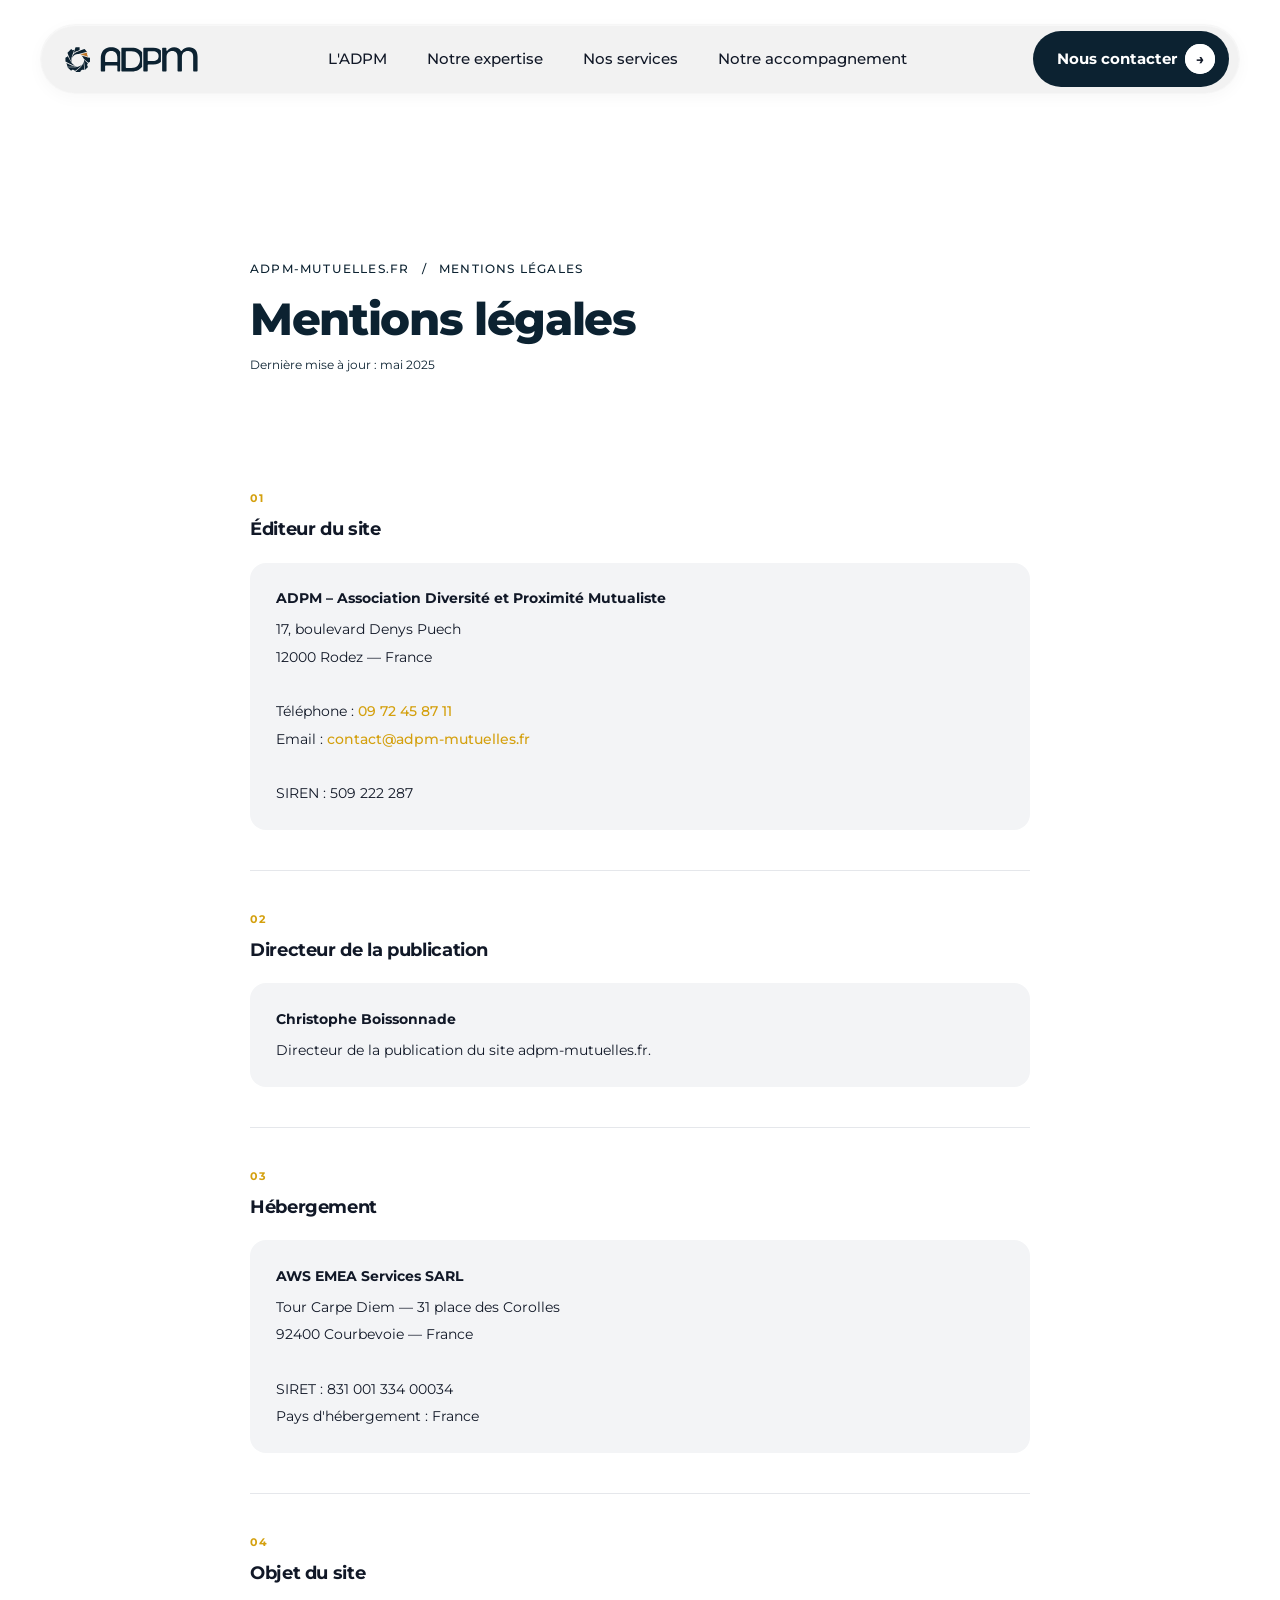
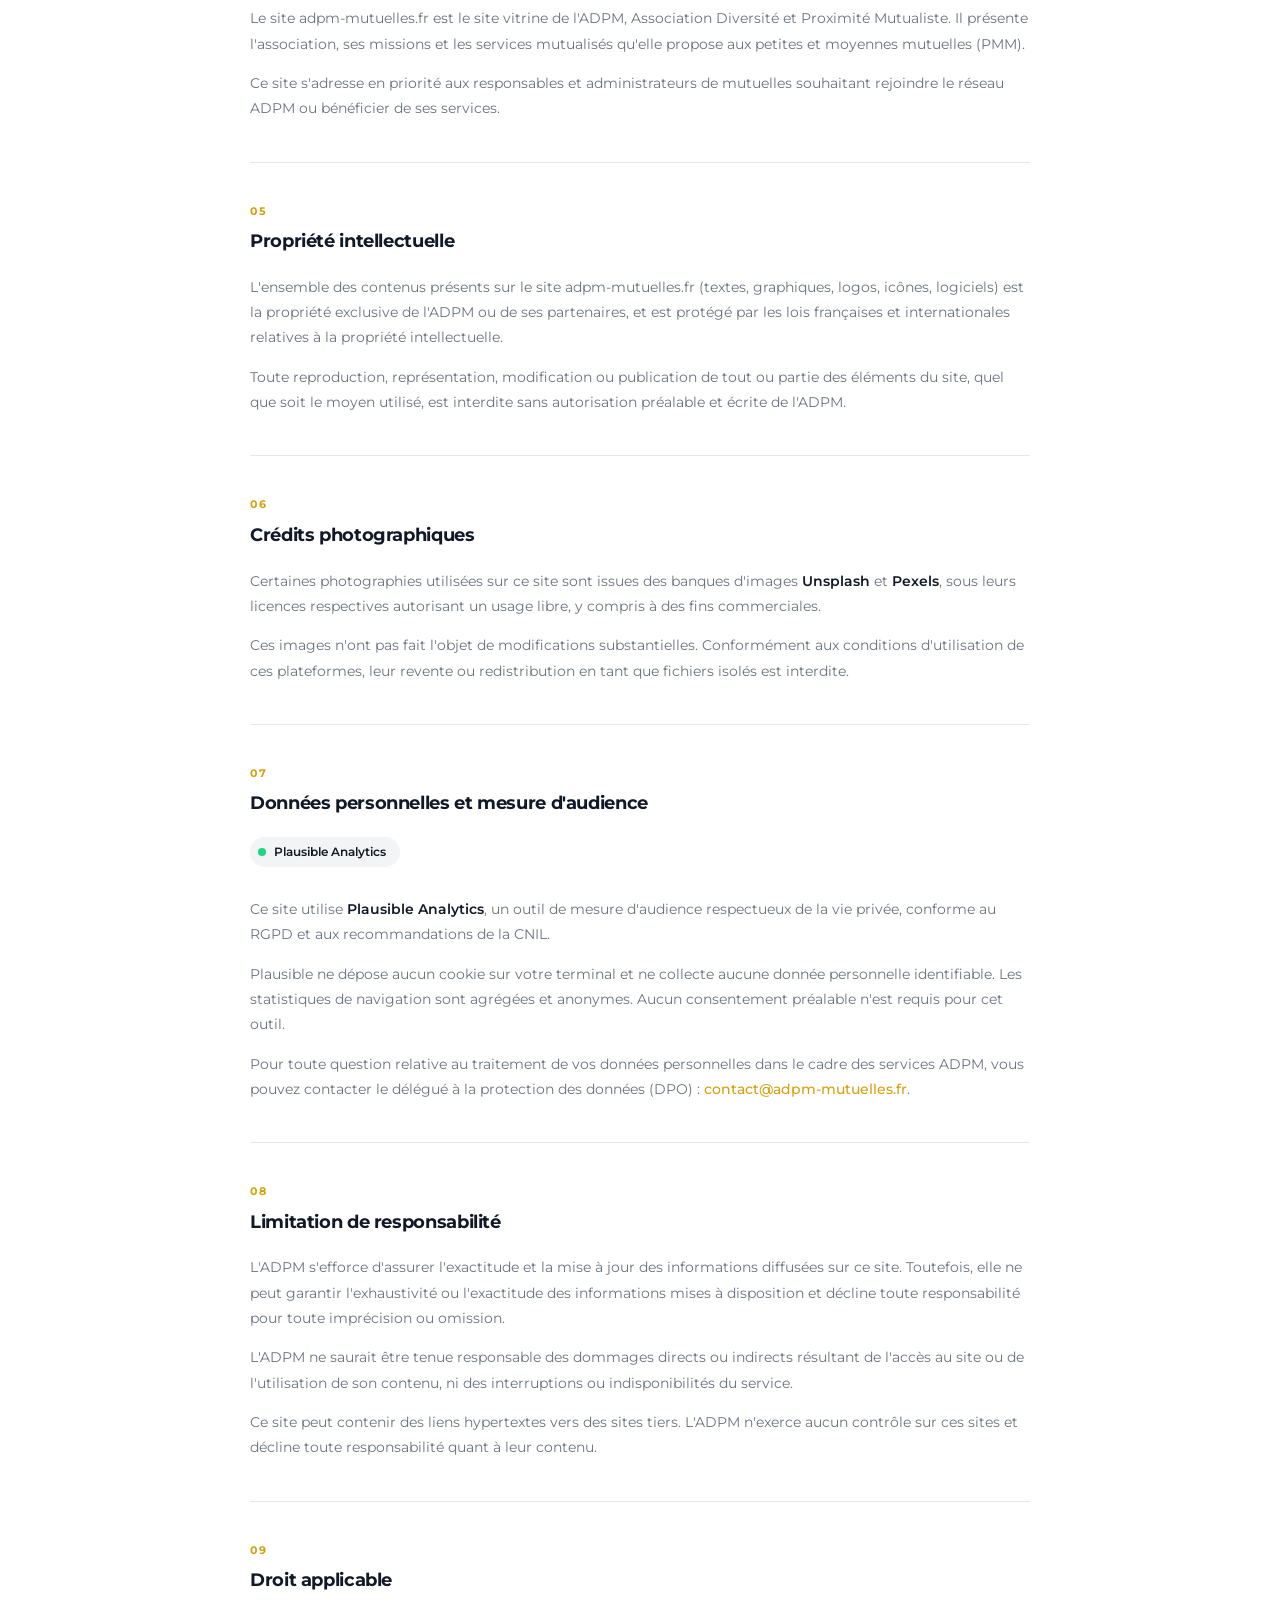
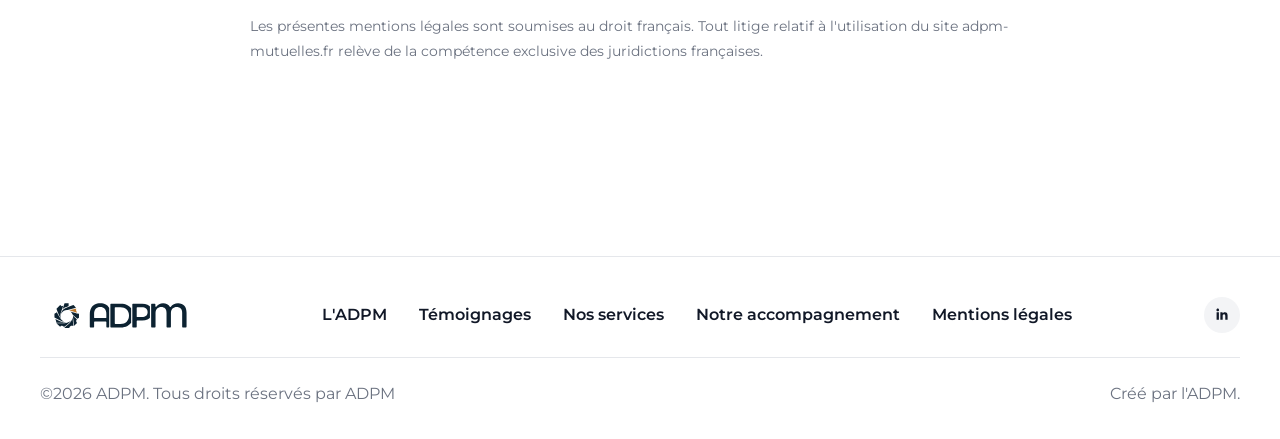
<file: mentions-legales/index.html>
<!doctype html>
<html lang="fr" data-theme="light">
<head>
  <meta charset="utf-8" />
  <meta name="viewport" content="width=device-width, initial-scale=1" />
  <meta http-equiv="X-UA-Compatible" content="IE=edge" />

  <title>Mentions légales — ADPM</title>
  <meta name="description" content="Mentions légales du site adpm-mutuelles.fr — ADPM, Association Diversité et Proximité Mutualiste." />
  <meta name="robots" content="noindex, follow" />
  <meta name="author" content="ADPM — Association Diversité et Proximité Mutualiste" />
  <meta name="language" content="fr" />
  <link rel="canonical" href="https://adpm-mutuelles.fr/mentions-legales/" />

  <!-- Favicon -->
  <link rel="icon" href="../images/favicon/adpm-favicon.png" type="image/png" />

  <!-- Open Graph -->
  <meta property="og:url" content="https://adpm-mutuelles.fr/mentions-legales/" />
  <meta property="og:type" content="website" />
  <meta property="og:title" content="Mentions légales — ADPM" />
  <meta property="og:description" content="Mentions légales du site adpm-mutuelles.fr — ADPM, Association Diversité et Proximité Mutualiste." />
  <meta property="og:image" content="https://adpm-mutuelles.fr/images/og/og-image.png" />
  <meta property="og:locale" content="fr_FR" />
  <meta property="og:site_name" content="ADPM" />

  <!-- Structured Data -->
  <script type="application/ld+json">
  {
    "@context": "https://schema.org",
    "@type": "WebPage",
    "@id": "https://adpm-mutuelles.fr/mentions-legales/#page",
    "url": "https://adpm-mutuelles.fr/mentions-legales/",
    "name": "Mentions légales — ADPM",
    "description": "Mentions légales du site adpm-mutuelles.fr — éditeur, hébergeur, données personnelles et crédits.",
    "isPartOf": { "@id": "https://adpm-mutuelles.fr/#site" },
    "about": { "@id": "https://adpm-mutuelles.fr/#organization" },
    "inLanguage": "fr-FR"
  }
  </script>

  <!-- Fonts -->
  <link rel="preconnect" href="https://fonts.googleapis.com" />
  <link rel="preconnect" href="https://fonts.gstatic.com" crossorigin />
  <link href="https://fonts.googleapis.com/css2?family=Montserrat:wght@300;400;500;600;700;800&family=Montserrat+Alternates:wght@600;700&display=swap" rel="stylesheet" />

  <!-- CSS — chemins relatifs depuis /mentions-legales/ -->
  <link rel="stylesheet" href="../css/base.css" />
  <link rel="stylesheet" href="../css/components.css" />
  <link rel="stylesheet" href="../css/sections.css" />

  <!-- JS -->
  <script src="../js/main.js" defer></script>
</head>
<body>

  <!-- ═══════════════════════════════════════════
       HEADER
  ════════════════════════════════════════════ -->
  <header class="site-header" role="banner">
    <div class="header-shell">

      <!-- Brand / Logo -->
      <a class="brand" href="https://adpm-mutuelles.fr/" aria-label="ADPM - Accueil">
        <img src="../images/header/logo-adpm.svg" alt="Logo de ADPM — Association Diversité et Proximité Mutualiste" class="brand-logo" fetchpriority="high" />
      </a>

      <!-- Navigation Desktop -->
      <nav class="nav-desktop" aria-label="Navigation principale">
        <a href="https://adpm-mutuelles.fr/#about" class="nav-link" data-text="L'ADPM"><span class="nav-link-text">L'ADPM</span></a>
        <a href="https://adpm-mutuelles.fr/#expertise" class="nav-link" data-text="Notre expertise"><span class="nav-link-text">Notre expertise</span></a>
        <a href="https://adpm-mutuelles.fr/#services" class="nav-link" data-text="Nos services"><span class="nav-link-text">Nos services</span></a>
        <a href="https://adpm-mutuelles.fr/#how" class="nav-link" data-text="Notre accompagnement"><span class="nav-link-text">Notre accompagnement</span></a>
      </nav>

      <!-- CTA Button -->
      <a class="header-cta" href="https://adpm-mutuelles.fr/#contact" aria-label="Nous contacter">
        <span class="header-cta-text">Nous contacter</span>
        <span class="header-cta-icon" aria-hidden="true">
          <svg width="16" height="16" viewBox="0 0 24 24" fill="none" stroke="currentColor" stroke-width="2.5" stroke-linecap="round" stroke-linejoin="round">
            <path d="M5 12h14M12 5l7 7-7 7"/>
          </svg>
        </span>
      </a>

      <!-- Mobile Menu Button -->
      <button class="mobile-menu-btn" id="mobileMenuBtn" aria-label="Ouvrir le menu" aria-expanded="false">
        <span class="hamburger">
          <span class="line"></span>
          <span class="line"></span>
          <span class="line"></span>
        </span>
      </button>
    </div>

    <!-- Navigation Mobile -->
    <nav class="nav-mobile" id="navMobile" aria-label="Navigation mobile" hidden>
      <div class="nav-mobile-inner">
        <a href="https://adpm-mutuelles.fr/#about" class="nav-link">L'ADPM</a>
        <a href="https://adpm-mutuelles.fr/#services" class="nav-link">Nos services</a>
        <a href="https://adpm-mutuelles.fr/#expertise" class="nav-link">Notre expertise</a>
        <a href="https://adpm-mutuelles.fr/#how" class="nav-link">Notre accompagnement</a>
        <a href="https://adpm-mutuelles.fr/#faq" class="nav-link">FAQ</a>
        <div class="nav-mobile-actions">
          <a href="mailto:communication@adpm-mutuelles.fr" class="btn-nous-ecrire">
            Nous écrire
          </a>
        </div>
      </div>
    </nav>
  </header>

  <!-- ═══════════════════════════════════════════
       MAIN
  ════════════════════════════════════════════ -->
  <main class="legal-main" id="top">

    <!-- En-tête de page -->
    <div class="legal-page-header">
      <div class="container">
        <p class="breadcrumb">
          <a href="https://adpm-mutuelles.fr/">adpm-mutuelles.fr</a>
          <span>/</span>
          Mentions légales
        </p>
        <h1>Mentions légales</h1>
        <p class="update">Dernière mise à jour : mai 2025</p>
      </div>
    </div>

    <!-- Contenu -->
    <div class="container legal-content">

      <div class="legal-section">
        <span class="section-label">01</span>
        <h2>Éditeur du site</h2>
        <div class="info-card">
          <address>
            <strong>ADPM – Association Diversité et Proximité Mutualiste</strong>
            17, boulevard Denys Puech<br />
            12000 Rodez — France<br /><br />
            Téléphone : <a href="tel:+33972458711">09 72 45 87 11</a><br />
            Email : <a href="mailto:contact@adpm-mutuelles.fr">contact@adpm-mutuelles.fr</a><br /><br />
            SIREN : 509 222 287
          </address>
        </div>
      </div>

      <div class="legal-section">
        <span class="section-label">02</span>
        <h2>Directeur de la publication</h2>
        <div class="info-card">
          <address>
            <strong>Christophe Boissonnade</strong>
            Directeur de la publication du site adpm-mutuelles.fr.
          </address>
        </div>
      </div>

      <div class="legal-section">
        <span class="section-label">03</span>
        <h2>Hébergement</h2>
        <div class="info-card">
          <address>
            <strong>AWS EMEA Services SARL</strong>
            Tour Carpe Diem — 31 place des Corolles<br />
            92400 Courbevoie — France<br /><br />
            SIRET : 831 001 334 00034<br />
            Pays d'hébergement : France
          </address>
        </div>
      </div>

      <div class="legal-section">
        <span class="section-label">04</span>
        <h2>Objet du site</h2>
        <p>
          Le site adpm-mutuelles.fr est le site vitrine de l'ADPM, Association Diversité et
          Proximité Mutualiste. Il présente l'association, ses missions et les services
          mutualisés qu'elle propose aux petites et moyennes mutuelles (PMM).
        </p>
        <p>
          Ce site s'adresse en priorité aux responsables et administrateurs de mutuelles
          souhaitant rejoindre le réseau ADPM ou bénéficier de ses services.
        </p>
      </div>

      <div class="legal-section">
        <span class="section-label">05</span>
        <h2>Propriété intellectuelle</h2>
        <p>
          L'ensemble des contenus présents sur le site adpm-mutuelles.fr (textes, graphiques,
          logos, icônes, logiciels) est la propriété exclusive de l'ADPM ou de ses partenaires,
          et est protégé par les lois françaises et internationales relatives à la propriété
          intellectuelle.
        </p>
        <p>
          Toute reproduction, représentation, modification ou publication de tout ou partie
          des éléments du site, quel que soit le moyen utilisé, est interdite sans autorisation
          préalable et écrite de l'ADPM.
        </p>
      </div>

      <div class="legal-section">
        <span class="section-label">06</span>
        <h2>Crédits photographiques</h2>
        <p>
          Certaines photographies utilisées sur ce site sont issues des banques d'images
          <strong>Unsplash</strong> et <strong>Pexels</strong>, sous leurs licences respectives
          autorisant un usage libre, y compris à des fins commerciales.
        </p>
        <p>
          Ces images n'ont pas fait l'objet de modifications substantielles. Conformément aux
          conditions d'utilisation de ces plateformes, leur revente ou redistribution en tant
          que fichiers isolés est interdite.
        </p>
      </div>

      <div class="legal-section">
        <span class="section-label">07</span>
        <h2>Données personnelles et mesure d'audience</h2>
        <div class="tool-badge">
          <span class="tool-badge-dot"></span>
          Plausible Analytics
        </div>
        <p>
          Ce site utilise <strong>Plausible Analytics</strong>, un outil de mesure d'audience
          respectueux de la vie privée, conforme au RGPD et aux recommandations de la CNIL.
        </p>
        <p>
          Plausible ne dépose aucun cookie sur votre terminal et ne collecte aucune donnée
          personnelle identifiable. Les statistiques de navigation sont agrégées et anonymes.
          Aucun consentement préalable n'est requis pour cet outil.
        </p>
        <p>
          Pour toute question relative au traitement de vos données personnelles dans le cadre
          des services ADPM, vous pouvez contacter le délégué à la protection des données (DPO) :
          <a href="mailto:contact@adpm-mutuelles.fr">contact@adpm-mutuelles.fr</a>.
        </p>
      </div>

      <div class="legal-section">
        <span class="section-label">08</span>
        <h2>Limitation de responsabilité</h2>
        <p>
          L'ADPM s'efforce d'assurer l'exactitude et la mise à jour des informations diffusées
          sur ce site. Toutefois, elle ne peut garantir l'exhaustivité ou l'exactitude des
          informations mises à disposition et décline toute responsabilité pour toute imprécision
          ou omission.
        </p>
        <p>
          L'ADPM ne saurait être tenue responsable des dommages directs ou indirects résultant
          de l'accès au site ou de l'utilisation de son contenu, ni des interruptions ou
          indisponibilités du service.
        </p>
        <p>
          Ce site peut contenir des liens hypertextes vers des sites tiers. L'ADPM n'exerce
          aucun contrôle sur ces sites et décline toute responsabilité quant à leur contenu.
        </p>
      </div>

      <div class="legal-section">
        <span class="section-label">09</span>
        <h2>Droit applicable</h2>
        <p>
          Les présentes mentions légales sont soumises au droit français. Tout litige relatif
          à l'utilisation du site adpm-mutuelles.fr relève de la compétence exclusive des
          juridictions françaises.
        </p>
      </div>

    </div>
  </main>

  <!-- ═══════════════════════════════════════════
       FOOTER
  ════════════════════════════════════════════ -->
  <footer class="site-footer">
    <div class="container footer-inner">
      <div class="footer-row footer-row-top">
        <div class="footer-brand">
          <a href="https://adpm-mutuelles.fr/" aria-label="ADPM - Accueil">
            <img src="../images/header/logo-adpm.svg" alt="Logo de ADPM — Association Diversité et Proximité Mutualiste" class="brand-logo" />
          </a>
        </div>
        <nav class="footer-nav" aria-label="Footer">
          <a href="https://adpm-mutuelles.fr/#about">L'ADPM</a>
          <a href="https://adpm-mutuelles.fr/#testimonials">Témoignages</a>
          <a href="https://adpm-mutuelles.fr/#services">Nos services</a>
          <a href="https://adpm-mutuelles.fr/#how">Notre accompagnement</a>
          <a href="https://adpm-mutuelles.fr/mentions-legales/" aria-current="page">Mentions légales</a>
        </nav>
        <div class="footer-socials">
          <a href="https://www.linkedin.com/company/adpm-mutuelles" aria-label="LinkedIn" class="footer-social" target="_blank" rel="noopener noreferrer">
            <svg class="fa-brands fa-linkedin-in" xmlns="http://www.w3.org/2000/svg" viewBox="0 0 640 640" width="1em" height="1em" aria-hidden="true" focusable="false" style="vertical-align:-0.125em"><path fill="currentColor" d="M196.3 512L103.4 512L103.4 212.9L196.3 212.9L196.3 512zM149.8 172.1C120.1 172.1 96 147.5 96 117.8C96 103.5 101.7 89.9 111.8 79.8C121.9 69.7 135.6 64 149.8 64C164 64 177.7 69.7 187.8 79.8C197.9 89.9 203.6 103.6 203.6 117.8C203.6 147.5 179.5 172.1 149.8 172.1zM543.9 512L451.2 512L451.2 366.4C451.2 331.7 450.5 287.2 402.9 287.2C354.6 287.2 347.2 324.9 347.2 363.9L347.2 512L254.4 512L254.4 212.9L343.5 212.9L343.5 253.7L344.8 253.7C357.2 230.2 387.5 205.4 432.7 205.4C526.7 205.4 544 267.3 544 347.7L544 512L543.9 512z"/></svg>
          </a>
        </div>
      </div>

      <div class="footer-divider" aria-hidden="true"></div>

      <div class="footer-row footer-row-bottom">
        <p class="footer-copy">©<span id="year"></span> ADPM. Tous droits réservés par ADPM</p>
        <div class="footer-credit">
          <span>Créé par l'ADPM.</span>
        </div>
      </div>
    </div>
  </footer>

  <script>
    document.getElementById('year').textContent = new Date().getFullYear();
  </script>

</body>
</html>
</file>
<file: css/base.css>
:root{
  --bg:#ffffff;
  --fg:#111827;
  --muted:#6b7280;
  --card:#f3f4f6;
  --border:#e5e7eb;

  --orange:#d4a00e;
  --blue:#0c2231;

  --gutter: 2rem;
  --radius:16px;
  --radius-lg:24px;
  --shadow: 0 10px 30px rgba(0,0,0,0.08);

  --container: 1200px;
  --header-h: 120px;
}

*{ box-sizing:border-box; }
html,body{ height:100%; }
html{ scroll-behavior: smooth; }
body{
  margin:0;
  font-family: "Montserrat", system-ui, -apple-system, Segoe UI, Roboto, Helvetica, Arial, sans-serif;
  background: var(--bg);
  color: var(--fg);
  line-height: 1.55;
}

main{
  padding-top: 120px;
}

@media (max-width: 900px){
  main{
    padding-top: 88px;
  }
  :root{
    --header-h: 88px;
  }
}

@media (min-width: 1024px){
  html{
    scroll-snap-type: y proximity;
  }

  body{
    scroll-snap-type: y proximity;
  }

  .section{
    scroll-snap-align: none;
  }

  .site-footer{
    scroll-snap-align: none;
  }
}

@media (prefers-reduced-motion: reduce){
  html,
  body{
    scroll-snap-type: none;
  }
}

a{ color: inherit; text-decoration: none; }
a:hover{ text-decoration: underline; }

.container{
  width: min(var(--container), calc(100% - (var(--gutter) * 2)));
  margin: 0 auto;
}

.muted{ color: var(--muted); }

.section{
  padding: 96px 0;
}

h1{
  font-size: clamp(2.2rem, 4vw, 3.2rem);
  line-height: 1.08;
  margin: .6rem 0 1rem;
  letter-spacing: -0.03em;
}

h2{
  font-size: 1.8rem;
  margin: 0 0 1rem;
  letter-spacing: -0.02em;
}

.lead{
  font-size: 1.05rem;
  max-width: 68ch;
  color: var(--muted);
}

p{
  color: #000000;
}
</file>
<file: css/components.css>
/* ===== HEADER / NAVIGATION ===== */

.site-header{
  position: fixed;
  top: 0;
  left: 0;
  right: 0;
  background: #ffffff;
  z-index: 100;
  padding: 24px 0;
  isolation: isolate;
  transition: padding 0.3s ease;
}

.site-header::before{
  content: "";
  position: absolute;
  inset: 0 0 auto;
  height: 132px;
  pointer-events: none;
  z-index: 0;
  background: #ffffff;
}

.header-shell{
  position: relative;
  z-index: 1;
  width: min(var(--container), calc(100% - (var(--gutter) * 2)));
  margin: 0 auto;
  background: rgba(236, 236, 236, 0.68);
  backdrop-filter: blur(10px) saturate(1.05);
  border: 1px solid rgba(255, 255, 255, 0.35);
  border-radius: 999px;
  height: auto;
  padding: 6px 10px;
  display: flex;
  align-items: center;
  justify-content: space-between;
  gap: 32px;
  box-shadow: 0 4px 16px rgba(0, 0, 0, 0.03), inset 0 1px 1px rgba(255, 255, 255, 0.5);
  transition: all 0.3s ease;
}

/* Brand / Logo */
.brand{
  display: flex;
  align-items: center;
  gap: 0.6rem;
  font-weight: 800;
  font-size: 1rem;
  letter-spacing: -0.02em;
  text-decoration: none;
  white-space: nowrap;
  flex-shrink: 0;
  color: var(--fg);
  transition: opacity 0.2s ease;
  position: relative;
  overflow: hidden;
  height: 32px;
}

.brand:hover{
  opacity: 1;
  text-decoration: none;
}

.brand-mark{
  width: 14px;
  height: 14px;
  border-radius: 50%;
  background: var(--fg);
  display: inline-block;
  flex-shrink: 0;
}

.brand-text{
  display: inline-block;
}

.brand-logo{
  display: block;
  height: 32px;
  padding-left: 10px;
  width: auto;
  transition: transform 0.25s ease, opacity 0.25s ease;
}

.brand::after{
  content: "";
  position: absolute;
  left: 10px;
  top: 100%;
  width: calc(100% - 10px);
  height: 32px;
  background: url("../images/header/logo-adpm.svg") center / contain no-repeat;
  transition: transform 0.25s ease;
  pointer-events: none;
}

/* Desktop Navigation */
.nav-desktop{
  display: flex;
  gap: 40px;
  align-items: center;
  flex: 1;
  justify-content: center;
  perspective: 800px;
}

.nav-link{
  padding: 0.5rem 0;
  font-weight: 500;
  font-size: 0.95rem;
  text-decoration: none;
  color: var(--fg);
  transition: color 0.2s ease;
  cursor: pointer;
  display: inline-block;
}

.nav-desktop .nav-link{
  position: relative;
  overflow: hidden;
}

.nav-desktop .nav-link-text{
  display: inline-block;
  transition: transform 0.25s ease, opacity 0.25s ease;
}

.nav-desktop .nav-link::after{
  content: attr(data-text);
  position: absolute;
  left: 0;
  top: 100%;
  color: #0f172a;
  transition: transform 0.25s ease;
}

@media (hover: hover){
  .nav-desktop .nav-link:hover{
    color: #0f172a;
    text-decoration: none;
  }

  .nav-desktop .nav-link:hover .nav-link-text{
    transform: translateY(-120%);
    opacity: 0;
  }

  .nav-desktop .nav-link:hover::after{
    transform: translateY(-100%);
  }

  .brand:hover .brand-logo{
    transform: translateY(-100%);
    opacity: 0;
  }

  .brand:hover::after{
    transform: translateY(-100%);
  }
}

/* Header CTA Button */
.header-cta{
  display: inline-flex;
  align-items: center;
  gap: 12px;
  padding: 16px 24px;
  background: #0c2231;
  color: white;
  border: none;
  border-radius: 999px;
  font-weight: 700;
  font-size: 0.95rem;
  cursor: pointer;
  transition: all 0.2s ease;
  white-space: nowrap;
  flex-shrink: 0;
}

@media (min-width: 1024px){
  .header-cta{
    position: relative;
    justify-content: center;
    padding-right: 52px;
    overflow: hidden;
  }

  .header-cta-text{
    position: relative;
    z-index: 2;
  }

  .header-cta::before{
    content: "";
    position: absolute;
    right: 14px;
    top: 50%;
    width: 30px;
    height: 30px;
    transform: translateY(-50%);
    border-radius: 50%;
    background: #ffffff;
    z-index: 1;
    transition: all 0.25s ease;
  }

  .header-cta::after{
    content: "→";
    position: absolute;
    right: 14px;
    top: 50%;
    transform: translateY(-50%);
    width: 30px;
    height: 30px;
    border-radius: 50%;
    background: #ffffff;
    color: var(--fg);
    display: inline-flex;
    align-items: center;
    justify-content: center;
    font-weight: 700;
    font-size: 0.9rem;
    z-index: 3;
    transition: all 0.25s ease;
  }

  .header-cta-icon{
    display: none;
  }

  .header-cta:hover{
    background: #ffffff;
    color: #111827;
    border: 2px solid #111827;
    padding-left: 52px;
    padding-right: 24px;
  }

  .header-cta:hover::before{
    right: 0;
    top: 0;
    width: 100%;
    height: 100%;
    transform: none;
    border-radius: 999px;
  }

  .header-cta:hover::after{
    right: auto;
    left: 14px;
    background: #ffffff;
    color: #111827;
    box-shadow: none;
  }

  .header-cta:hover .header-cta-text{
    color: #111827;
    transform: translateX(6px);
  }
}

.header-cta:hover{
  background: color-mix(in srgb, var(--fg) 85%, black);
  text-decoration: none;
  transform: translateY(-2px);
}

.header-cta-text{
  display: inline-block;
}


/* Mobile Menu Button */
.mobile-menu-btn{
  display: none;
  flex-shrink: 0;
  background: transparent;
  border: none;
  padding: 0;
  cursor: pointer;
}

.hamburger{
  display: flex;
  flex-direction: column;
  gap: 5px;
  width: 24px;
  height: 18px;
}

.hamburger .line{
  width: 100%;
  height: 2.5px;
  background: var(--fg);
  border-radius: 2px;
  transition: all 0.3s ease;
}

.mobile-menu-btn[aria-expanded="true"] .line:nth-child(1){
  transform: rotate(45deg) translate(8px, 8px);
}

.mobile-menu-btn[aria-expanded="true"] .line:nth-child(2){
  opacity: 0;
}

.mobile-menu-btn[aria-expanded="true"] .line:nth-child(3){
  transform: rotate(-45deg) translate(7px, -7px);
}

/* Mobile Navigation */
.nav-mobile {
  background: #ffffff;
  border-top: 1px solid var(--border);
  padding: 1rem 0;
}

.nav-mobile[hidden] {
  display: none !important;
}

.nav-mobile:not([hidden]) {
  display: block;
  animation: slideDown 0.3s ease;
}

@keyframes slideDown {
  from {
    opacity: 0;
    transform: translateY(-10px);
  }
  to {
    opacity: 1;
    transform: translateY(0);
  }
}

.nav-mobile-inner{
  width: min(1200px, calc(100% - 64px));
  margin: 0 auto;
  display: flex;
  flex-direction: column;
  gap: 0.75rem;
}

.nav-mobile .nav-link{
  display: block;
  padding: 0.8rem 1rem;
  border-radius: 12px;
  transition: background-color 0.2s ease, color 0.2s ease;
}

.nav-mobile .nav-link:hover{
  background-color: #f0f0f0;
}

.header-cta-mobile{
  width: 100%;
  justify-content: center;
  margin-top: 0.75rem;
}

/* Responsive Tablet (900px) */
@media (max-width: 1024px){
  .header-shell{
    gap: 24px;
    padding: 18px 24px;
  }

  .nav-desktop{
    gap: 28px;
  }

  .header-cta{
    padding: 14px 20px;
    font-size: 0.9rem;
  }

  .header-cta-icon{
    width: 24px;
    height: 24px;
  }
}

/* Responsive Mobile (900px) */
@media (max-width: 900px){
  .site-header{
    background: transparent;
  }

  .site-header::before{
    height: 104px;
  }

  .nav-desktop{
    display: none;
  }

  .mobile-menu-btn{
    display: flex;
    align-items: center;
    justify-content: center;
    width: 44px;
    height: 44px;
    border-radius: 50%;
    background: #0f172a;
    color: #ffffff;
    border: 2px solid #0f172a;
    box-shadow: none;
  }

  .nav-mobile[aria-hidden="false"]{
    display: block;
  }

  .header-shell{
    width: min(100%, calc(100% - (var(--gutter) * 2)));
    margin: 0 auto;
    gap: 16px;
    padding: 10px 16px;
    background: rgba(236, 236, 236, 0.68);
    backdrop-filter: blur(10px) saturate(1.05);
    border: 1px solid rgba(255, 255, 255, 0.35);
    border-radius: 999px;
    box-shadow: 0 6px 20px rgba(15, 23, 42, 0.08);
  }

  .brand-text{
    font-size: 1.05rem;
    font-weight: 600;
    text-transform: lowercase;
  }

  .brand-logo{
    height: 22px;
  }

  .header-cta{
    display: none;
  }

  .mobile-menu-btn:focus-visible{
    outline: 3px solid #111827;
    outline-offset: 3px;
  }

  .hamburger{
    width: 18px;
    height: 14px;
    gap: 4px;
  }

  .hamburger .line{
    background: #ffffff;
  }
}

@media (max-width: 768px){
  .header-cta,
  .header-cta-mobile{
    display: none;
  }
}

/* Responsive Small Mobile (640px) */
@media (max-width: 640px){
  .site-header{
    padding: 12px 0;
  }

  .header-shell{
    width: min(100%, calc(100% - (var(--gutter) * 2)));
    margin: 0 auto;
    padding: 10px 14px;
    gap: 12px;
    background: #e5e7eb;
  }

  .brand{
    font-size: 1rem;
  }

  .brand-logo{
    height: 20px;
  }

  .brand-mark{
    width: 12px;
    height: 12px;
  }

  .header-cta{
    padding: 12px 16px;
    gap: 10px;
    font-size: 0.85rem;
  }

  .header-cta-icon{
    width: 22px;
    height: 22px;
  }

  .header-cta-icon svg{
    width: 14px;
    height: 14px;
  }
}

/* Buttons */
.btn{
  display:inline-flex;
  align-items:center;
  justify-content:center;
  gap:.5rem;
  padding: .8rem 1.1rem;
  border-radius: 999px;
  border: 1px solid #0c2231;
  background: #0c2231;
  color: #ffffff;
  cursor: pointer;
  font-weight: 700;
}
.btn:hover{ background: #0c2231; text-decoration:none; }

.btn-primary{
  background: #0c2231;
  color:#fff;
  border-color: transparent;
  box-shadow: var(--shadow);
  width: 70%;
}
.btn-primary:hover{
  background: color-mix(in srgb, #0c2231 90%, black);
}

/* Form */
.form{
  display:grid;
  gap: 1rem;
  max-width: 560px;
}
.field{
  display:grid;
  gap:.4rem;
}
input, textarea, select{
  width: 100%;
  padding: .85rem .9rem;
  border-radius: 12px;
  border: 0px solid var(--border);
  background: var(--bg);
  color: var(--fg);
}
input:focus, textarea:focus, select:focus{
  outline: 3px solid color-mix(in srgb, var(--blue) 35%, transparent);
  outline-offset: 2px;
}

/* Footer */
.site-footer{
  border-top: 1px solid var(--border);
  padding: 2.5rem 0 2rem;
  background: var(--bg);
}

.footer-inner{
  display: flex;
  flex-direction: column;
  gap: 1.5rem;
}

.footer-row{
  display: flex;
  align-items: center;
  justify-content: space-between;
  gap: 2rem;
}

.footer-brand{
  display: flex;
  align-items: center;
  gap: 0.6rem;
  font-weight: 800;
  color: var(--fg);
}

.footer-nav{
  display: flex;
  align-items: center;
  gap: 2rem;
}

.footer-nav a{
  color: var(--fg);
  font-weight: 600;
}

.footer-socials{
  display: flex;
  align-items: center;
  gap: 0.75rem;
}

.footer-social{
  width: 36px;
  height: 36px;
  border-radius: 50%;
  background: var(--card);
  color: var(--fg);
  display: inline-flex;
  align-items: center;
  justify-content: center;
  font-weight: 700;
  text-decoration: none;
  transition: background 0.2s ease, color 0.2s ease;
}

.footer-social:hover{
  background: #0A66C2;
  color: #ffffff;
}

.footer-divider{
  height: 1px;
  background: var(--border);
}

.footer-copy{
  margin: 0;
  color: var(--muted);
}

.footer-credit{
  display: flex;
  align-items: center;
  gap: 0.5rem;
  color: var(--muted);
}

.footer-avatar{
  width: 28px;
  height: 28px;
  border-radius: 50%;
  background: #dbe3ea;
  display: inline-block;
}

.footer-link{
  color: var(--fg);
  font-weight: 600;
  text-decoration: none;
}

.footer-link:hover{
  text-decoration: underline;
}

@media (max-width: 900px){
  .footer-row{
    flex-direction: column;
    align-items: center;
    text-align: center;
  }

  .footer-nav{
    flex-direction: column;
    gap: 0.75rem;
  }

  .footer-socials{
    justify-content: center;
  }

  .footer-copy,
  .footer-credit{
    text-align: center;
  }
}

@media (max-width: 480px){
  .site-footer{
    padding: 2rem 0 1.5rem;
  }
}

/* Responsive */
@media (max-width: 900px){
  .nav{ display:none; }
  .icon-btn{ display:inline-flex; }
}

.nav-mobile-actions {
  display: flex;
  flex-direction: column;
  gap: 0.75rem;
  width: 100%;
  margin-top: 1.5rem;
  padding-top: 1.5rem;
  border-top: 1px solid rgba(0,0,0,0.08);
}

.nav-mobile-actions .header-cta-mobile {
  width: 100%;
  justify-content: center;
}

.btn-nous-ecrire {
  display: flex;
  align-items: center;
  justify-content: center;
  width: 100%;
  padding: 0.75rem 1.5rem;
  border-radius: 999px;
  border: 1.5px solid var(--fg);
  color: var(--fg);
  font-weight: 600;
  font-size: 0.95rem;
  text-decoration: none;
  transition: background 0.2s, color 0.2s;
}

.btn-nous-ecrire:hover {
  background: var(--fg);
  color: var(--bg);
  text-decoration: none;
}
</file>
<file: css/sections.css>
/* ===== HERO SECTION ===== */

.hero{
  min-height: calc(100svh - var(--header-h));
  display: flex;
  align-items: center;
  justify-content: center;
  padding: clamp(20px, 3vh, 48px) 0 clamp(28px, 4vh, 56px);
  position: relative;
}

.hero-container{
  display: grid;
  grid-template-columns: 0.6fr 0.45fr;
  gap: 50px;
  align-items: center;
  height: 100%;
}

.hero-scrolldown{
  position: absolute;
  left: 50%;
  bottom: 8px;
  transform: translateX(-50%);
  width: 44px;
  height: 44px;
  border-radius: 999px;
  border: 1px solid rgba(15, 23, 42, 0.2);
  display: inline-flex;
  align-items: center;
  justify-content: center;
  background: #ffffff;
  color: var(--fg);
  box-shadow: none;
  transition: transform 0.2s ease, box-shadow 0.2s ease;
}

.hero-scrolldown__arrow{
  font-size: 1.1rem;
  line-height: 1;
}

.hero-scrolldown:hover{
  transform: translateX(-50%) translateY(4px);
  box-shadow: none;
}

/* Left Column: Content */
.hero-content{
  display: flex;
  flex-direction: column;
  gap: 1rem;
  min-width: 0;
}

.eyebrow{
  display: inline-flex;
  align-items: center;
  gap: 0.6rem;
  font-weight: 700;
  font-size: 0.9rem;
  color: var(--muted);
  text-transform: uppercase;
  letter-spacing: 0.05em;
  font-family: "Montserrat Alternates", "Montserrat", system-ui, -apple-system, Segoe UI, Roboto, Helvetica, Arial, sans-serif;
}

.dot{
  width: 10px;
  height: 10px;
  border-radius: 999px;
  background: #2ea44f;
}

.hero-title{
  font-size: 48px;
  line-height: 1.1;
  letter-spacing: -0.03em;
  margin: 0;
  color: var(--fg);
}

.hero-lead{
  font-size: 1.2rem;
  max-width: 60ch;
  color: var(--muted);
  line-height: 1.6;
  margin: 0;
}

.hero-actions{
  display: flex;
  gap: 1.25rem;
  flex-wrap: wrap;
  margin-top: 0.5rem;
}

.hero-cta{
  min-width: 160px;
  position: relative;
  justify-content: center;
  border-radius: 999px;
  padding-right: 60px;
  overflow: hidden;
}

.hero-cta span{
  position: relative;
  z-index: 2;
}

.hero-cta::before{
  content: "";
  position: absolute;
  right: 10px;
  top: 50%;
  width: 36px;
  height: 36px;
  transform: translateY(-50%);
  border-radius: 50%;
  background: #ffffff;
  z-index: 1;
  transition: all 0.25s ease;
}

.hero-cta::after{
  content: "→";
  position: absolute;
  right: 14px;
  top: 50%;
  transform: translateY(-50%);
  width: 36px;
  height: 36px;
  border-radius: 50%;
  background: #ffffff;
  color: var(--fg);
  display: inline-flex;
  align-items: center;
  justify-content: center;
  font-weight: 700;
  font-size: 1rem;
  z-index: 3;
  transition: all 0.25s ease;
}

@media (min-width: 1024px){
  .hero-cta{
    transition: all 0.25s ease;
  }

  .hero-cta:hover{
    background: #ffffff;
    color: #111827;
    border: 2px solid #111827;
    padding-left: 56px;
    padding-right: 24px;
  }

  .hero-cta:hover::before{
    right: 0;
    top: 0;
    width: 100%;
    height: 100%;
    transform: none;
    border-radius: 999px;
  }

  .hero-cta:hover::after{
    right: auto;
    left: 14px;
    background: #ffffff;
    color: #111827;
    box-shadow: none;
    transform: translate(-6px, -50%);
  }

  .hero-cta:hover span{
    color: #111827;
    transform: translateX(6px);
  }
}

/* Button Styles */
.btn{
  display: inline-flex;
  align-items: center;
  justify-content: center;
  gap: 0.5rem;
  border-radius: 999px;
  border: none;
  font-weight: 700;
  font-size: 0.95rem;
  cursor: pointer;
  transition: all 0.2s ease;
  text-decoration: none;
  background: #0c2231;
  color: #ffffff;
}

.btn-primary{
  background: #0c2231;
  color: #ffffff;
  box-shadow: 0 4px 16px rgba(0, 0, 0, 0.1);
  position: relative;
  padding-right: 56px;
  overflow: hidden;
}

.btn-primary::after{
  content: "→";
  position: absolute;
  right: 12px;
  top: 50%;
  transform: translateY(-50%);
  width: 30px;
  height: 30px;
  border-radius: 50%;
  background: #ffffff;
  color: #0c2231;
  display: inline-flex;
  align-items: center;
  justify-content: center;
  font-weight: 700;
  font-size: 0.9rem;
  line-height: 1;
}

.btn-primary:hover{
  background: color-mix(in srgb, #0c2231 85%, black);
  transform: translateY(-2px);
  box-shadow: 0 8px 24px rgba(0, 0, 0, 0.15);
}

/* Contact form button hover fill */
.contact-submit{
  position: relative;
  overflow: hidden;
  border: 2px solid #0c2231;
  color: #ffffff;
  padding-right: 1.1rem;
}

.contact-submit::after{
  content: none;
}

.contact-submit::before{
  content: "";
  position: absolute;
  inset: 0;
  background: #2e9f7d;
  transform: translateY(100%);
  transition: transform 0.25s ease;
  z-index: 0;
}

.contact-submit span{
  position: relative;
  z-index: 1;
}

.contact-submit:hover{
  color: #ffffff;
  border-color: #2e9f7d;
}

.contact-submit:hover::before{
  transform: translateY(0);
}

.btn-secondary{
  background: transparent;
  color: #0c2231;
  border: 2px solid #0c2231;
}

.btn-secondary:hover{
  background: var(--card);
  text-decoration: none;
}

/* Social Proof */
.hero-social-proof{
  display: flex;
  align-items: center;
  gap: 1.2rem;
  margin-top: 1rem;
  padding-top: 1.5rem;
  flex-wrap: wrap;
  width: 100%;
}

.avatars{
  display: flex;
  gap: -8px;
}

.avatar{
  width: 44px;
  height: 44px;
  border-radius: 50%;
  border: 3px solid white;
  box-shadow: 0 2px 8px rgba(0, 0, 0, 0.1);
}

.avatar:not(:first-child){
  margin-left: -12px;
}

.social-proof-text{
  display: flex;
  flex-direction: column;
  gap: 0.35rem;
}



.social-proof-sub{
  width: 100%;
  margin: 0;
  font-size: 0.95rem;
  font-weight: 400;
  color: #4b5563;
}

/* Right Column: Visual */
.hero-visual{
  position: relative;
  display: flex;
  justify-content: flex-end;
  align-items: center;
  min-width: 0;
  width: 100%;
}

.hero-visual-mobile{
  display: none;
  justify-content: center;
}

.hero-visual-mobile__img{
  width: 100%;
  height: 250px;
  aspect-ratio: 4 / 2;
  object-fit: cover;
  display: block;
  border-radius: 22px;
  border: 1px solid rgba(15, 23, 42, 0.08);
}

.hero-collage{
  position: relative;
  display: grid;
  grid-template-columns: repeat(2, minmax(0, 1fr));
  gap: 24px;
  max-width: 900px;
  width: 100%;
  align-items: stretch;
}

.hero-collage__img{
  width: 100%;
  height: auto;
  object-fit: cover;
  display: block;
  border-radius: 22px;
  box-shadow: 0 18px 40px rgba(15, 23, 42, 0.16);
  border: 1px solid rgba(15, 23, 42, 0.08);
}

.hero-collage__img--c{
  grid-column: 1;
  grid-row: 1;
  aspect-ratio: 1 / 1;
}

.hero-collage__img--a{
  grid-column: 1;
  grid-row: 2;
  aspect-ratio: 1 / 1;
}

.hero-collage__img--b{
  grid-column: 2;
  grid-row: 1 / span 2;
  height: 100%;
  aspect-ratio: auto;
}


.hero-image{
  position: relative;
  width: 100%;
  max-width: 100%;
  height: 100%;
  border-radius: 24px;
  overflow: hidden;
}

.hero-image-img{
  width: 100%;
  height: 100vh;
  display: block;
  object-fit: cover;
  rotate: revert;
  transform: scaleX(-1);
}



.hero-overlay{
  display: none;
}

/* Badge Overlay (Yellow) */
.badge-overlay{
  top: 50px;
  right: -64px;
  width: auto;
  max-width: 130px;
}

.badge-stat{
  background: rgba(255, 255, 255, 0.92);
  padding: 6px 7px;
  border-radius: 16px;
  border: 1px solid rgba(0, 0, 0, 0.06);
  box-shadow: 0 14px 30px rgba(0, 0, 0, 0.12), inset 0 1px 0 rgba(255, 255, 255, 0.6);
  text-align: left;
}

.badge-value{
  display: block;
  font-size: clamp(0.8rem, 1.25vw, 1.05rem);
  font-weight: 800;
  color: #1f2937;
  line-height: 1;
}

.badge-label{
  display: block;
  font-size: clamp(0.5rem, 0.7vw, 0.6rem);
  font-weight: 600;
  color: #374151;
  line-height: 1.35;
  margin-top: 0.5rem;
  white-space: nowrap;
}

/* Card Overlays (White) */
.card-overlay{
  background: rgba(255, 255, 255, 0.92);
  border-radius: 16px;
  border: 1px solid rgba(0, 0, 0, 0.06);
  box-shadow: 0 14px 30px rgba(0, 0, 0, 0.12), inset 0 1px 0 rgba(255, 255, 255, 0.6);
  padding: 6px 7px;
}

.overlay-card{
  text-align: left;
}

.card-value{
  margin: 0;
  font-size: clamp(0.8rem, 1.25vw, 1.05rem);
  font-weight: 800;
  color: #1f2937;
  line-height: 1;
}

.card-label{
  margin: 0.5rem 0 0 0;
  font-size: clamp(0.5rem, 0.8vw, 0.65rem);
  font-weight: 600;
  color: #374151;
  line-height: 1.35;
}

.card-overlay-1{
  bottom: 140px;
  left: -24px;
}


.card-overlay-2{
  bottom: 45px;
  right: -95px;
}

@media (max-width: 2560px){
  .badge-stat{
    padding: 7px 8px;
  }

  .badge-value{
    font-size: 0.8rem;
  }

  .card-overlay{
    padding: 7px 8px;
  }

  .card-value{
    font-size: 0.85rem;
  }
}

@media (max-width: 1440px){
  .badge-stat{
    padding: 6px 8px;
  }

  .badge-value{
    font-size: 0.75rem;
  }

  .badge-label{
    font-size: 0.5rem;
  }

  .card-overlay{
    padding: 6px 8px;
  }

  .card-value{
    font-size: 0.8rem;
  }

  .card-label{
    font-size: 0.5rem;
  }
}

@media (max-width: 1024px){
  .badge-stat{
    padding: 6px 7px;
  }

  .badge-value{
    font-size: 0.7rem;
  }

  .badge-label{
    font-size: 0.45rem;
  }

  .card-overlay{
    padding: 6px 7px;
  }

  .card-value{
    font-size: 0.75rem;
  }

  .card-label{
    font-size: 0.45rem;
  }
}

/* ===== ABOUT / AUTHORITY SECTION ===== */

.about{
  background: var(--bg);
}

.about-container{
  display: grid;
  grid-template-columns: 0.6fr 0.4fr;
  gap: 80px;
  align-items: flex-start;
  padding: 45px 0px;
}

/* Left Column: Content */
.about-content{
  display: flex;
  flex-direction: column;
  gap: 1.5rem;
  padding-top: 0;
  min-width: 0;
}

.about-title{
  font-size: clamp(2rem, 4vw, 3rem);
  line-height: 1.1;
  letter-spacing: -0.03em;
  margin: 0;
  color: var(--fg);
  max-width: 55ch;
}

.about-lead{
  font-size: 1.05rem;
  max-width: 60ch;
  color: var(--muted);
  line-height: 1.6;
  margin: 0;
}

/* Right Column: Image */
.about-visual{
  position: relative;
  display: flex;
  justify-content: flex-end;
  align-items: flex-start;
  overflow: hidden;
  min-width: 0;
}

.about-image{
  width: 100%;
  max-width: 100%;
  aspect-ratio: 5 / 4;
  border-radius: 28px;
  height: 250px;
  object-fit: contain;
  background: #ffffff;
  box-shadow: none;
}

/* Niveau 2: Stats Grid Wrapper */
.about-stats-wrapper{
  background: var(--bg);
  padding: 0 0 80px 0;
}

/* Stats Grid */
.stats-grid{
  display: grid;
  grid-template-columns: repeat(4, 1fr);
  gap: 10px;
  margin-top: 0;
}

.stat-card{
  background: var(--card);
  padding: 27px 27px;
  border-radius: 20px;
  border: 1px solid var(--border);
  text-align: left;
  transition: all 0.3s ease;
}

.stat-card:hover{
  transform: translateY(-4px);
  box-shadow: 0 12px 32px rgba(0, 0, 0, 0.08);
  border-color: #4D505C;
}

.stat-value{
  margin: 0px;
  font-size: 32px;
  font-weight: 300;
  color: #111827;
  margin-bottom: 2.2rem;
}

.stat-label{
  margin: 0 0 0.6rem 0;
  font-size: 16px;
  font-weight: 700;
  color: var(--fg);
}

.stat-description{
  margin: 0;
  font-size: 14px;
  color: #4D505C;
  font-weight: 400;
}

/* ===== EXPERTISE SECTION ===== */

.expertise{
  background: #f3f6f5;
  padding: 80px 0;
}

.expertise-container{
  display: grid;
  grid-template-columns: minmax(0, 1fr) minmax(0, 1fr);
  gap: 80px;
  align-items: center;
}

/* Left Column: Image + Partners */
.expertise-left{
  display: flex;
  flex-direction: column;
  align-items: flex-start;
  gap: 2rem;
  min-width: 0;
}

/* Left Column: Image */
.expertise-visual{
  position: relative;
  display: flex;
  justify-content: flex-start;
  align-items: flex-start;
  width: 100%;
  overflow: hidden;
}

.expertise-image{
  width: 100%;
  max-width: 100%;
  max-height: 520px;
  border-radius: 28px;
  object-fit: cover;
  box-shadow: none;
}

/* Right Column: Content */
.expertise-content{
  display: flex;
  flex-direction: column;
  gap: 1.5rem;
  padding-top: 0;
  min-width: 0;
}

.expertise-title{
  font-size: clamp(2rem, 4vw, 3rem);
  line-height: 1.1;
  letter-spacing: -0.03em;
  margin: 0;
  color: var(--fg);
  max-width: 55ch;
}

.expertise-lead{
  font-size: 1.05rem;
  max-width: 60ch;
  color: #4D505C;
  line-height: 1.6;
  margin: 0;
}

/* Checklist */
.expertise-list{
  list-style: none;
  padding: 0;
  margin: 2rem 0 0;
  display: flex;
  flex-direction: row;
  flex-wrap: nowrap;
  gap: 1.5rem;
  width: 100%;
  grid-column: 1 / -1;
  min-width: 0;
}

.expertise-item{
  display: flex;
  align-items: flex-start;
  gap: 0.75rem;
  flex: 1 1 0;
  min-width: 0;
  font-size: 1rem;
  color: var(--fg);
  line-height: 1.5;
}

.expertise-item span{
  min-width: 0;
}

.expertise-icon{
  flex-shrink: 0;
  width: 20px;
  height: 20px;
  color: #2ea44f;
  margin-top: 2px;
  stroke: #2ea44f;
}

/* Partners Band */
.expertise-partners{
  margin-top: 0;
  padding-top: 0;
  border-top: none;
  width: 100%;
}

.partners-label{
  margin: 0 0 1.5rem 0;
  font-size: 0.9rem;
  font-weight: 600;
  color: var(--muted);
  text-transform: uppercase;
  letter-spacing: 0.05em;
}

.partners-band{
  position: relative;
  overflow: hidden;
  --logo-width: 120px;
  --logo-gap: 0px;
  width: 100%;
  max-width: 100%;
  height: 72px;
}

.partners-track{
  display: flex;
  gap: var(--logo-gap);
  align-items: center;
  width: max-content;
  animation: partners-scroll 40s linear infinite;
}

.partner-logo{
  display: flex;
  align-items: center;
  justify-content: center;
  flex: 0 0 auto;
  width: var(--logo-width);
  height: 56px;
  padding: 8px 10px;
  border-radius: 12px;
  opacity: 0.6;
  transition: opacity 0.3s ease;
  filter: grayscale(100%);
  isolation: isolate;
}

.partner-logo:hover{
  opacity: 0.85;
}

.partner-logo img{
  width: 100%;
  height: 100%;
  object-fit: contain;
  display: block;
  mix-blend-mode: multiply;
}

@keyframes partners-scroll{
  from{
    transform: translateX(-50%);
  }
  to{
    transform: translateX(0);
  }
}

@media (prefers-reduced-motion: reduce){
  .partners-track{
    animation: none;
  }
}
/* Responsive */
@media (max-width: 1024px){
  .social-proof-sub{
    font-size: 0.93rem;
  }

  .hero{
    padding: 20px 0 40px;
  }

  .hero-container{
    gap: 48px;
  }

  .hero-title{
    font-size: 50px;
  }

  .hero-image{
    width: min(420px, 100%);
  }

  .badge-overlay{
    top: -220px;
    right: 18px;
  }

  .card-overlay-1{
    bottom: -48px;
    left: -14px;
  }

  .card-overlay-2{
    bottom: -155px;
    right: 12px;
  }

  .about-container{
    gap: 60px;
  }

  .about-title{
    font-size: clamp(1.8rem, 3.5vw, 2.5rem);
  }

  .stats-grid{
    gap: 28px;
  }

  .stat-card{
    padding: 28px 24px;
  }

  .stat-value{
    font-size: 36px;
    margin-bottom: 1rem;
  }

  .stat-label{
    font-size: 18px;
  }

  .stat-description{
    font-size: 16px;
  }

  .expertise-container{
    gap: 60px;
  }

  .expertise-title{
    font-size: clamp(1.8rem, 3.5vw, 2.5rem);
  }

  .expertise-list{
    gap: 1.25rem;
  }

  .expertise-item{
    font-size: 0.95rem;
  }
}

@media (max-width: 900px){
  .hero{
    min-height: calc(100dvh - 88px);
  }

  .social-proof-sub{
    text-align: center;
  }

  .expertise-partners{
    text-align: center;
  }

  .partners-band{
    margin: 0 auto;
  }

  .hero-visual{
    display: none;
  }

  .hero-visual-mobile{
    display: flex;
    border-radius: 10px;
  }

  .hero-scrolldown{
    display: none;
  }

  .about-image{
    aspect-ratio: auto;
    height: 200px;
    max-width: 100%;
    margin-top: 10px;
  }

  .hero{
    min-height: auto;
    padding: 40px 0 40px;
  }

  .hero-container{
    grid-template-columns: 1fr;
    align-items: start;
  }

  .hero-content{
    align-items: flex-start;
    text-align: left;
  }

  .hero-title{
    font-size: 34px;
  }

  .hero-actions{
    flex-direction: column;
    align-items: stretch;
    width: 100%;
  }

  .hero-actions .btn{
    width: 100%;
    height: 50px;
  }

  .hero-cta{
    position: relative;
    justify-content: center;
    border-radius: 999px;
    padding-right: 54px;
    font-size: 1rem;
    padding-left: 24px;
  }

  .hero-cta::after{
    content: "→";
    position: absolute;
    right: 5px;
    top: 50%;
    transform: translateY(-50%);
    width: 41px;
    height: 38px;
    border-radius: 50%;
    background: #ffffff;
    color: var(--fg);
    display: inline-flex;
    align-items: center;
    justify-content: center;
    font-weight: 700;
    font-size: 0.9rem;
  }

  .hero-visual{
    order: 2;
    position: static;
  }

  .hero-collage{
    grid-template-columns: repeat(2, minmax(0, 1fr));
    max-width: 700px;
    margin: 0 auto;
  }

  .hero-collage__img{
    transform: none;
  }


  .hero-image{
    height: auto;
    aspect-ratio: 840 / 621;
    width: 100%;
    max-width: 100%;
  }

  .hero-image-img{
    height: 100%;
  }

  .hero-overlay{
    display: none;
  }

  .about-container{
    grid-template-columns: 1fr;
  }

  .about-content{
    padding-top: 0;
  }

  .stats-grid{
    grid-template-columns: repeat(2, 1fr);
    gap: 20px;
  }

  .expertise-container{
    grid-template-columns: 1fr;
  }

  .services__card{
    grid-template-columns: 1fr;
    align-items: stretch;
    padding: 28px;
  }

  .services__media{
    order: -1;
    position: static;
    height: auto;
    overflow: hidden;
  }

  .services__media img{
    position: static;
    width: 100%;
    max-width: 100%;
    height: auto;
    border-radius: 14px 14px 0 0;
  }
}


/* Tablet: 481px - 768px */
@media (max-width: 768px){
  .hero{
    min-height: auto;
    padding: 64px 0 56px;
  }

  .hero-container{
    gap: 40px;
  }

  .hero-title{
    font-size: 34px;
  }

  .hero-lead{
    font-size: 1rem;
  }

  .hero-actions{
    gap: 0.75rem;
  }

  .hero-image{
    max-width: 100%;
  }

  .badge-overlay{
    top: 12px;
    right: -10px;
  }

  .card-overlay-1{
    bottom: 30px;
    left: -15px;
  }

  .card-overlay-2{
    bottom: 5px;
    right: -10px;
  }

  .about{
    padding: 60px 0;
  }

  .about-container{
    gap: 50px;
    padding: 0;
  }

  .about-title{
    font-size: clamp(1.6rem, 3vw, 2.2rem);
  }

  .about-lead{
    font-size: 1rem;
  }

  .about-stats-wrapper{
    padding: 60px 0;
  }

  .stats-grid{
    grid-template-columns: repeat(2, 1fr);
    gap: 20px;
  }

  .stat-card{
    padding: 24px 20px;
    text-align: left;
  }

  .stat-value{
    font-size: 36px;
    margin-bottom: 0.8rem;
  }

  .stat-label{
    font-size: 16px;
  }

  .stat-description{
    font-size: 14px;
  }

  .expertise{
    padding: 60px 0;
  }

  .expertise-container{
    gap: 50px;
  }

  .expertise-content{
    order: -1;
  }

  .expertise-left{
    gap: 1.5rem;
  }

  .expertise-title{
    font-size: clamp(1.6rem, 3vw, 2.2rem);
  }

  .expertise-lead{
    font-size: 1rem;
  }

  .expertise-list{
    gap: 1rem;
    flex-wrap: wrap;
  }

  .expertise-item{
    flex: 0 1 calc(33.333% - 0.75rem);
    font-size: 0.9rem;
  }

  .partners-band{
    padding-right: 0;
  }

  .partners-track{
    gap: 1rem;
  }

  .partner-logo{
    padding: 10px 12px;
  }

  .expertise-list{
    flex-wrap: wrap;
  }

  .expertise-item{
    flex: 0 1 calc(50% - 0.5rem);
  }

}

/* Mobile: 320px - 480px */
@media (max-width: 480px){
  .hero{
    padding-top: 2.5rem;
    padding-bottom: 3rem;
  }

  .hero-visual-mobile{
    display: flex;
  }

  .hero-content{
    gap: 2.2rem;
  }

  .hero-title{
    font-size: 34px;
  }

  .hero-lead{
    font-size: 0.95rem;
  }

  .hero-actions{
    flex-direction: column;
    gap: 0.75rem;
  }

  .btn{
    width: 100%;
  }

  .hero-social-proof{
    gap: 1rem;
  }

  .hero-collage{
    grid-template-columns: 1fr;
    max-width: 520px;
  }


  .services__group--security .services__media{
    height: 170px;
  }

  .services__group--security .services__media img{
    height: 100%;
  }


  .avatar{
    width: 36px;
    height: 36px;
    border-width: 2px;
  }

  .avatar:not(:first-child){
    margin-left: -10px;
  }

  .rating{
    font-size: 0.85rem;
  }

  .badge-overlay{
    top: 8px;
    right: -8px;
  }

  .badge-stat{
    padding: 12px 16px;
  }

  .badge-value{
    font-size: 1.1rem;
  }

  .badge-label{
    font-size: 0.7rem;
  }

  .card-overlay{
    padding: 12px 16px;
  }

  .card-value{
    font-size: 1.3rem;
  }

  .card-label{
    font-size: 0.7rem;
  }

  .card-overlay-1{
    bottom: 20px;
    left: -12px;
  }

  .card-overlay-2{
    bottom: 0px;
    right: -8px;
  }

  .about{
    padding: 40px 0;
  }

  .about-container{
    grid-template-columns: 1fr;
    gap: 30px;
    padding: 32px 0;
  }

  .about-title{
    font-size: clamp(1.3rem, 2.5vw, 1.8rem);
  }

  .about-lead{
    font-size: 0.95rem;
  }

  .about-stats-wrapper{
    padding: 0 0 40px 0;
  }

  .stats-grid{
    grid-template-columns: 1fr;
    gap: 24px;
  }

  .stat-card{
    padding: 16px 12px;
    text-align: left;
  }

  .stat-value{
    font-size: 36px;
    margin-bottom: 0.6rem;
  }

  .stat-label{
    font-size: 16px;
  }

  .stat-description{
    font-size: 14px;
  }

  .expertise{
    padding: 40px 0;
  }

  .expertise-container{
    grid-template-columns: 1fr;
    gap: 30px;
  }

  .expertise-content{
    order: -1;
  }

  .expertise-title{
    font-size: clamp(1.3rem, 2.5vw, 1.8rem);
  }

  .expertise-lead{
    font-size: 0.95rem;
  }

  .expertise-list{
    gap: 0.9rem;
  }

  .expertise-item{
    font-size: 0.85rem;
  }

  .partners-band{
    gap: 0.8rem;
  }

  .partner-logo{
    padding: 8px 10px;
  }

  .how{
    padding: 56px 0;
  }

  .how-title{
    font-size: clamp(1.6rem, 4vw, 2rem);
  }

  .how-number{
    font-size: 1.6rem;
  }
}

@media (min-width: 1441px){
  .hero-collage__img--b{
    aspect-ratio: 1 / 2;
    align-self: start;
  }

  .hero-collage__img--a{
    aspect-ratio: 1 / 1;
    align-self: self-end;
  }
}

@media (max-width: 425px){
  .expertise-list{
    flex-wrap: wrap;
  }

  .expertise-item{
    flex: 0 1 100%;
  }
}

/* ===== HOW IT WORKS (TICKET G) ===== */
.how{
  background: var(--bg);
  padding: 40px 0;
}

.how-container{
  display: flex;
  flex-direction: column;
  gap: 64px;
}

.how-header{
  text-align: center;
  max-width: 100%;
  margin: 0 auto;
  display: flex;
  flex-direction: column;
  gap: 12px;
}

.how-header .eyebrow{
  justify-content: center;
}

.how-title{
  margin: 0;
  font-size: clamp(2rem, 3.5vw, 2.8rem);
  letter-spacing: -0.03em;
  color: var(--fg);
}

.how-lead{
  margin: 0 auto;
  color: var(--muted);
  max-width: 100%;
  line-height: 1.6;
}

.how-timeline{
  position: relative;
  display: flex;
  flex-direction: column;
  gap: 156px;
  padding: 8px 0;
}

.how-step{
  display: grid;
  grid-template-columns: minmax(0, 1fr) 80px minmax(0, 1fr);
  gap: 40px;
  align-items: start;
}


.how-visual{
  width: 100%;
  aspect-ratio: 4 / 3;
  border-radius: 20px;
  overflow: hidden;
  box-shadow: 0 18px 40px rgba(0, 0, 0, 0.12);
}

.how-visual img{
  width: 100%;
  max-width: 100%;
  height: 100%;
  object-fit: cover;
  display: block;
}

.how-axis{
  display: flex;
  flex-direction: column;
  align-items: center;
  justify-content: flex-start;
  position: relative;
  gap: 10px;
  height: 100%;
  padding-top: 10px;
}

.how-dot{
  width: 14px;
  height: 14px;
  border-radius: 50%;
  background: #111827;
  box-shadow: 0 0 0 6px var(--bg);
}

.how-line{
  width: 2px;
  flex: 1 1 auto;
  background: #e5e7eb;
  border-radius: 999px;
  min-height: 30px;
}

.how-content{
  display: flex;
  flex-direction: column;
  gap: 10px;
  min-width: 0;
}

.how-number,
.how-number-text{
  font-size: 2rem;
  font-weight: 800;
  color: #111827;
  letter-spacing: 0.06em;
}


.how-number-text{
  display: none;
}

.how-content h3{
  font-size: 1.3rem;
  color: var(--fg);
}

.how-content p{
  margin: 30px 0 0;
  color: var(--muted);
  line-height: 1.6;
}

.how-content p .expertise-icon{
  margin-right: 10px;
  vertical-align: middle;
}

/* ===== WHY CHOOSE US ===== */
.why{
  background: var(--bg);
  padding: 96px 0;
}

.why-container{
  display: flex;
  flex-direction: column;
  gap: 48px;
}

.why-header{
  text-align: center;
  max-width: 720px;
  margin: 0 auto;
  display: flex;
  flex-direction: column;
  gap: 12px;
}

.why-header .eyebrow{
  justify-content: center;
}

.why-title{
  margin: 0;
  font-size: clamp(2rem, 3.4vw, 2.7rem);
  letter-spacing: -0.03em;
  color: var(--fg);
}

.why-lead{
  margin: 0 auto;
  color: var(--muted);
  max-width: 60ch;
  line-height: 1.6;
}

.why-grid{
  display: grid;
  grid-template-columns: repeat(2, minmax(0, 1fr));
  gap: 28px;
}

.why-card{
  border-radius: 20px;
  padding: 32px;
  display: flex;
  flex-direction: column;
  gap: 20px;
  min-width: 0;
}

.why-card h3{
  margin: 0;
  font-size: 1.2rem;
  letter-spacing: -0.01em;
}

.why-card--other{
  background: #f3f4f6;
  color: var(--fg);
}

.why-card--stratify{
  background: #0c2231;
  color: #ffffff;
}

.why-card--stratify h3{
  color: #ffffff;
}

.why-list{
  list-style: none;
  margin: 0;
  padding: 0;
  display: flex;
  flex-direction: column;
  gap: 12px;
}

.why-item{
  display: grid;
  grid-template-columns: 20px minmax(0, 1fr);
  gap: 12px;
  align-items: start;
  min-width: 0;
}

.why-item span:last-child{
  min-width: 0;
}

.why-icon{
  width: 18px;
  height: 18px;
  border-radius: 999px;
  position: relative;
  flex: 0 0 auto;
}

.why-icon--bad{
  background: #fdecec;
}

.why-icon--bad::before,
.why-icon--bad::after{
  content: "";
  position: absolute;
  top: 50%;
  left: 50%;
  width: 10px;
  height: 2px;
  background: #d64545;
  border-radius: 2px;
  transform-origin: center;
}

.why-icon--bad::before{
  transform: translate(-50%, -50%) rotate(45deg);
}

.why-icon--bad::after{
  transform: translate(-50%, -50%) rotate(-45deg);
}

.why-icon--good{
  background: #e8f6ee;
}

.why-icon--good::before{
  content: "";
  position: absolute;
  top: 50%;
  left: 50%;
  width: 6px;
  height: 10px;
  border-right: 2px solid #2ea44f;
  border-bottom: 2px solid #2ea44f;
  transform: translate(-50%, -60%) rotate(45deg);
}

@media (max-width: 768px){
  .why{
    padding: 72px 0;
  }

  .why-container{
    gap: 36px;
  }

  .why-grid{
    grid-template-columns: 1fr;
    gap: 20px;
  }
}

/* ===== TESTIMONIALS ===== */
.testimonials{
  background: var(--bg);
  padding: 96px 0;
}

.testimonials-container{
  display: flex;
  flex-direction: column;
  gap: 48px;
}

.testimonials-header{
  text-align: center;
  margin: 0 auto;
  display: flex;
  flex-direction: column;
  gap: 12px;
}

.testimonials-header .eyebrow{
  justify-content: center;
}

.testimonials-title{
  margin: 0;
  font-size: clamp(2rem, 3.2vw, 2.6rem);
  letter-spacing: -0.03em;
  color: var(--fg);
}

.testimonials-lead{
  margin: 0 auto;
  color: var(--muted);
  line-height: 1.6;
}

.testimonials-grid{
  display: block;
  column-count: 3;
  column-gap: 32px;
}

.testimonial-card{
  background: #f3f4f6;
  border-radius: 20px;
  padding: 28px;
  display: flex;
  flex-direction: column;
  gap: 16px;
  min-width: 0;
  break-inside: avoid;
  page-break-inside: avoid;
  -webkit-column-break-inside: avoid;
  width: 100%;
  display: inline-block;
  margin-bottom: 24px;
}

.testimonial-body{
  display: flex;
  flex-direction: column;
  gap: 16px;
}

.testimonial-quote{
  font-size: 2rem;
  color: #d4a00e;
  line-height: 1;
}

.testimonial-card p{
  margin: 0;
  color: var(--fg);
  line-height: 1.6;
  margin-bottom: 12px;
}

.testimonial-author{
  display: flex;
  align-items: center;
  gap: 12px;
}

.testimonial-avatar{
  width: 64px;
  height: 64px;
  border-radius: 50%;
  object-fit: contain;
  background: #FFFF;
  flex-shrink: 0;
}

.testimonial-meta{
  display: flex;
  flex-direction: column;
  gap: 2px;
  min-width: 0;
}

.testimonial-meta strong{
  font-weight: 700;
}

.testimonial-meta span{
  color: #4D505C;
  font-size: 0.9rem;
}

@media (max-width: 900px){
  .testimonials-grid{
    column-count: initial;
    column-gap: 0;
    display: flex;
    gap: 16px;
    overflow-x: auto;
    overflow-y: hidden;
    scroll-snap-type: x mandatory;
    -webkit-overflow-scrolling: touch;
    padding: 0 0 8px;
  }

  .testimonials-grid::-webkit-scrollbar{
    height: 6px;
  }

  .testimonials-grid::-webkit-scrollbar-thumb{
    background: rgba(15, 23, 42, 0.2);
    border-radius: 999px;
  }

  .testimonial-card{
    margin-bottom: 0;
    flex: 0 0 calc(100% - 64px);
    scroll-snap-align: start;
  }
}

@media (max-width: 768px){
  .testimonials{
    padding: 72px 0;
  }

  .testimonials-container{
    gap: 36px;
  }

  .testimonials-grid{
    column-count: 1;
    column-gap: 1rem;
  }
}

@media (max-width: 480px){
  .testimonials{
    padding: 56px 0;
  }

  .testimonial-card{
    padding: 24px;
    margin-bottom: 16px;
  }
}

/* ===== FAQ SECTION ===== */
.faq{
  background: #f3f6f5;
  padding: 96px 0;
}

.faq-container{
  display: grid;
  grid-template-columns: minmax(0, 1fr) minmax(0, 1.2fr);
  gap: 48px;
  align-items: start;
}

.faq-left{
  display: flex;
  flex-direction: column;
  gap: 16px;
  min-width: 0;
}

.faq-left .eyebrow{
  justify-content: flex-start;
}

.faq-title{
  margin: 0;
  font-size: clamp(2rem, 3.2vw, 2.6rem);
  letter-spacing: -0.03em;
  color: var(--fg);
}

.faq-lead{
  margin: 0;
  color: #4D505C;
  line-height: 1.6;
  max-width: 52ch;
}

.faq-cta{
  margin-top: 8px;
  align-self: flex-start;
  position: relative;
  overflow: hidden;
  border-radius: 999px;
  justify-content: center;
  padding-right: 52px;
  transition: all 0.25s ease;
  width: 70%;
}

.faq-cta::before,
.faq-cta::after{
  content: "";
  position: absolute;
  top: 50%;
  transform: translateY(-50%);
  border-radius: 999px;
  transition: all 0.25s ease;
  pointer-events: none;
}

.faq-cta::before{
  right: 14px;
  width: 36px;
  height: 36px;
  background: #ffffff;
  z-index: 1;
}

.faq-cta::after{
  content: "→";
  right: 14px;
  top: 50%;
  transform: translateY(-50%);
  width: 36px;
  height: 36px;
  border-radius: 50%;
  background: #ffffff;
  color: #111827;
  display: inline-flex;
  align-items: center;
  justify-content: center;
  font-weight: 700;
  font-size: 1rem;
  z-index: 3;
}

.faq-cta span{
  position: relative;
  z-index: 2;
}

@media (hover: hover){
  .btn.btn-primary.faq-cta:hover{
    background: #ffffff;
    color: #0f172a;
    border: 2px solid #0f172a;
    padding-left: 52px;
    padding-right: 24px;
  }

  .faq-cta:hover::before{
    right: 0;
    top: 0;
    width: 100%;
    height: 100%;
    transform: none;
    border-radius: 999px;
  }

  .btn.btn-primary.faq-cta:hover::after{
    right: auto;
    left: 14px;
    background: #ffffff;
    color: #0f172a;
    box-shadow: none;
  }

  .btn.btn-primary.faq-cta:hover span{
    color: #0f172a;
    transform: translateX(6px);
  }
}

.faq-right{
  display: flex;
  flex-direction: column;
  gap: 16px;
  min-width: 0;
}

.faq-item{
  background: #ffffff;
  border-radius: 16px;
  padding: 18px 20px;
  box-shadow: 0 10px 24px rgba(15, 23, 42, 0.06);
}

.faq-item summary{
  cursor: pointer;
  font-weight: 700;
  color: var(--fg);
  list-style: none;
  display: flex;
  align-items: center;
  justify-content: space-between;
  gap: 16px;
}

.faq-item summary::-webkit-details-marker{
  display: none;
}

.faq-item summary::after{
  content: "";
  width: 10px;
  height: 10px;
  border-right: 2px solid var(--fg);
  border-bottom: 2px solid var(--fg);
  transform: rotate(45deg);
  transition: transform 0.2s ease;
  flex-shrink: 0;
}

.faq-item[open] summary::after{
  transform: rotate(-135deg);
}

.faq-item p{
  margin: 12px 0 0;
  color: var(--muted);
  line-height: 1.6;
}

@media (max-width: 900px){
  .faq-container{
    grid-template-columns: 1fr;
    gap: 32px;
  }

  .faq-cta{
    width: 100%;
    justify-content: center;
  }
}

@media (max-width: 480px){
  .faq{
    padding: 56px 0;
  }
}

@media (max-width: 768px){
  .how-step{
    grid-template-columns: 56px minmax(0, 1fr);
    grid-template-rows: auto auto;
    gap: 16px 20px;
    align-items: start;
  }

  .how-visual{
    grid-column: 1 / -1;
    aspect-ratio: 16 / 9;
  }

  .how-axis{
    grid-column: 1;
    grid-row: 2;
    align-items: center;
    justify-content: flex-start;
    gap: 8px;
  }

  .how-content{
    grid-column: 2;
    grid-row: 2;
    min-width: 0;
  }

  

}

/* ===== CONTACT SECTION ===== */
.contact{
  background: #0c2231;
  padding: 96px 0;
  color: #ffffff;
}

.contact-container{
  display: grid;
  grid-template-columns: minmax(0, 1fr) minmax(0, 1fr);
  gap: 56px;
  align-items: stretch;
}

.contact-left{
  display: flex;
  flex-direction: column;
  gap: 34px;
  min-width: 0;
  height: 100%;
}

.contact-left .eyebrow{
  justify-content: flex-start;
  color: rgba(255, 255, 255, 0.7);
}

.contact-left .dot{
  background: #2ea44f;
}

.contact-title{
  margin: 0;
  font-size: clamp(2.2rem, 3.6vw, 3rem);
  letter-spacing: -0.03em;
  color: #ffffff;
}

.contact-lead{
  margin: 0;
  color: rgba(255, 255, 255, 0.7);
  line-height: 1.6;
  max-width: 52ch;
}

.contact-image{
  width: 100%;
  max-width: 100%;
  max-height: clamp(220px, 26vw, 320px);
  border-radius: 20px;
  object-fit: cover;
  display: block;
}

.contact-right{
  background: #ffffff;
  border-radius: 20px;
  padding: 32px;
  box-shadow: 0 16px 32px rgba(15, 23, 42, 0.2);
  color: var(--fg);
  min-width: 0;
  min-height: clamp(420px, 46vw, 560px);
}

.contact-form{
  gap: 20px;
}

.contact-form .form-grid{
  display: grid;
  grid-template-columns: repeat(2, minmax(0, 1fr));
  gap: 16px;
}

.contact-form .field{
  min-width: 0;
}

.contact-form input,
.contact-form textarea,
.contact-form select{
  background: #f3f4f6;
}

.contact-form textarea{
  min-height: 180px;
}

.contact-form input::placeholder,
.contact-form textarea::placeholder{
  color: #4b5563;
}

.contact-submit{
  width: 100%;
  justify-content: space-around;
  font-size: 1rem;
  margin-top: 16px;
}

#formHint .form-sent-icon{
  color: #2e9f7d;
  font-weight: 700;
}

#formHint.is-success{
  color: #2e9f7d;
}

#formHint.is-error{
  color: #b42318;
}

@media (max-width: 768px){
  .contact{
    padding: 72px 0;
  }

  .contact-container{
    grid-template-columns: 1fr;
    gap: 32px;
  }

  .contact-form .form-grid{
    grid-template-columns: 1fr;
  }
}

@media (max-width: 480px){
  .contact{
    padding: 56px 0;
  }

  .contact-right{
    padding: 24px;
  }
}

/* ===== SERVICES SECTION ===== */
.services{
  background: #ffffff;
  padding: 96px 0;
  overflow-x: hidden;
}

.services__intro{
  margin: 0 0 48px;
  text-align: center;
}

.services__title{
  font-size: clamp(1.8rem, 3.6vw, 2.6rem);
  margin: 0 0 0.5rem;
  font-weight: 800;
  color: var(--fg);
  line-height: 1.05;
}

.services__lead{
  color: var(--muted);
  max-width: 60ch;
  margin: 0 auto;
}

.services__cards{
  padding: 0;
}

.services__cards .container{
  display: flex;
  flex-direction: column;
  gap: 48px;
  padding: 0 0 32px;
}

.services__group{
  background: #f3f6f5;
  border-radius: 20px;
  padding: 24px;
  display: flex;
  flex-direction: column;
  gap: 28px;
  width: min(900px, 100%);
  margin: 0 auto;
}

.services__group--tools{
  background: #f3f6f5;
}

.services__group--communications{
  background: #f3f6f5;
}

.services__group-title{
  margin: 0;
  font-size: 24px;
  font-weight: 400;
  color: #0f172a;
  width: min(1040px, 100%);
  margin-left: auto;
  margin-right: auto;
}

.services__group .services__card{
  width: 100%;
}

.services__bento{
  display: grid;
  gap: 22px;
}

.services__bento--3{
  grid-template-columns: repeat(2, minmax(0, 1fr));
}

.services__bento--2{
  grid-template-columns: repeat(2, minmax(0, 1fr));
}

.services__group--security .services__bento{
  max-width: 1040px;
  margin: 0 auto;
}

.services__bento--security{
  grid-template-columns: repeat(2, minmax(0, 1fr));
  gap: 24px;
}

.services__bento--security .services__card--featured{
  grid-column: 1 / -1;
  grid-template-columns: 1.1fr 0.9fr;
}


.services__bento--security .services__card--compact{
  grid-template-columns: 1fr;
}

.services__bento--security .services__card--compact .services__content{
  padding: 22px;
}

.services__bento--security .services__card--compact .services__media{
  height: 300px;
}

.services__group--tools .services__bento{
  max-width: 1040px;
  margin: 0 auto;
}

.services__bento--tools{
  grid-template-columns: repeat(2, minmax(0, 1fr));
  gap: 24px;
}

.services__bento--tools .services__card--compact{
  grid-template-columns: 1fr;
}

.services__bento--tools .services__card--compact .services__content{
  padding: 22px;
}

.services__bento--tools .services__card--compact .services__media{
  height: 300px;
}

.services__group--tools .services__card{
  border-radius: 24px;
}

.services__group--tools .services__media{
  position: relative;
}

.services__group--tools .services__media img{
  position: absolute;
  top: 0;
  right: 0;
  bottom: 0;
  width: 100%;
  height: 100%;
  object-fit: cover;
  display: block;
}

.services__group--security .services__card{
  border-radius: 24px;
}

.services__group--security .services__media{
  position: relative;
}

.services__group--security .services__media img{
  position: absolute;
  top: 0;
  right: 0;
  bottom: 0;
  width: 100%;
  height: 100%;
  object-fit: cover;
  display: block;
}


.services__group--communications .services__bento{
  max-width: 1040px;
  margin: 0 auto;
}

.services__bento--communications{
  grid-template-columns: repeat(2, minmax(0, 1fr));
  gap: 24px;
}

.services__bento--communications .services__card--featured{
  grid-column: 1 / -1;
  grid-template-columns: 1.1fr 0.9fr;
}


.services__bento--communications .services__card--compact{
  grid-template-columns: 1fr;
}

.services__bento--communications .services__card--compact .services__content{
  padding: 22px;
}

.services__bento--communications .services__card--compact .services__media{
  height: 300px;
}

.services__group--communications .services__card{
  border-radius: 24px;
}

.services__group--communications .services__media{
  position: relative;
}

.services__group--communications .services__media img{
  position: absolute;
  top: 0;
  right: 0;
  bottom: 0;
  width: 100%;
  height: 100%;
  object-fit: cover;
  display: block;
}

.services__card{
  background: #ffffff;
  border-radius: 18px;
  overflow: hidden;
  padding-right: 0;
  display: grid;
  grid-template-columns: 1fr clamp(320px, 40%, 432px);
  gap: 29px;
  align-items: stretch;
  box-shadow: 0 12px 24px rgba(15, 23, 42, 0.08);
  transition: transform 0.25s ease, box-shadow 0.25s ease;
  transform: none;
}

.services__card:not(.services__card--main){
  grid-template-columns: 1fr;
}

.services__card:not(.services__card--main) .services__media{
  order: -1;
  height: 300px;
}

.services__card:not(.services__card--main) .services__media img{
  position: absolute;
  height: 100%;
}

.services__card--media-top{
  grid-template-columns: 1fr;
}

.services__card--media-top .services__media{
  order: -1;
}

.services__card--media-top .services__media img{
  position: absolute;
  height: 100%;
}

@media (min-width: 1024px){
  .services__card:hover{
    transform: translateY(-4px);
    box-shadow: 0 16px 32px rgba(15, 23, 42, 0.14);
  }

  .services__card.is-active{
    transform: translateY(-2px);
    box-shadow: 0 16px 32px rgba(15, 23, 42, 0.14);
  }
}

@media (prefers-reduced-motion: reduce){
  .services__card{
    transition: none;
    transform: none;
  }

  .services__card.is-active{
    transform: none;
  }
}

/* Scroll reveal */
.reveal-up{
  opacity: 0;
  transform: translateY(40px);
  transition: transform 0.9s cubic-bezier(0.2, 0.7, 0.2, 1), opacity 0.9s ease;
  will-change: transform, opacity;
}

.reveal-up.is-revealed{
  opacity: 1;
  transform: translateY(0);
}

/* Stronger reveal for Why & Testimonials */
.why.reveal-up,
.testimonials.reveal-up{
  transform: translateY(70px) scale(0.98);
  transition-duration: 1.1s;
}

.why.reveal-up.is-revealed,
.testimonials.reveal-up.is-revealed{
  transform: translateY(0) scale(1);
}

@media (prefers-reduced-motion: reduce){
  .reveal-up{
    opacity: 1;
    transform: none;
    transition: none;
  }
}



.services__content h3{
  margin: 0 0 0.5rem;
  font-size: 1.25rem;
  font-weight: 700;
  color: var(--fg);
}

.services__desc{
  color: var(--fg);
  line-height: 1.6;
  font-size: 14px;
}

.services__sep{
  border: none;
  border-bottom: 1px solid var(--border);
  margin: 1rem 0;
}

.expertises_required{
  margin: 0 0 0.5rem 0;
  font-weight: 600;
  color: var(--muted);
}

.services__tags{
  display: flex;
  gap: 0.6rem;
  flex-wrap: wrap;
}

.tag{
  display: inline-block;
  padding: 6px 12px;
  border-radius: 999px;
  background: #ffffff;
  border: 1px solid var(--border);
  font-size: 0.9rem;
  color: var(--fg);
}

.services__content{
  order: 1;
  padding: 34px;
  min-width: 0;
}

.services__media{
  order: 2;
  position: relative;
  height: 100%;
  overflow: hidden;
  min-width: 0;
  min-height: 220px;
}

.services__media img{
  position: absolute;
  top: 0;
  right: 0;
  bottom: 0;
  width: 100%;
  max-width: 100%;
  height: 100%;
  object-fit: cover;
  border-radius: 0;
  display: block;
}

.services__content{
  order: 1;
}

.services__media{
  order: 2;
}

/* Small Desktop: 769px - 1024px */
@media (max-width: 1024px){
  .services__bento{
    grid-template-columns: 1fr;
  }

  .services__bento--communications .services__card--main{
    grid-row: auto;
  }

  .services__card{ gap: 24px; }
  .services__card{
    grid-template-columns: 1fr;
    align-items: stretch;
    padding: 0;
  }
  .services__media{
    order: -1;
    position: relative;
    height: 170px;
    overflow: hidden;
    min-height: 0;
  }

  .services__card:not(.services__card--main) .services__media{
    height: 300px;
  }
  .services__media img{
    position: absolute;
    width: 100%;
    max-width: 100%;
    height: 100%;
    border-radius: 0;
  }

  .services__bento--security{
    grid-template-columns: 1fr;
  }

  .services__bento--security .services__card--featured{
    grid-template-columns: 1fr;
  }

  .services__group--security .services__media{
    position: relative;
    height: 220px;
  }

  .services__group--security .services__media img{
    position: absolute;
    width: 100%;
    height: 100%;
  }

  .services__bento--security .services__card--compact .services__media{
    height: 200px;
  }

  .services__bento--tools{
    grid-template-columns: 1fr;
  }

  .services__group--tools .services__media{
    position: relative;
    height: 220px;
  }

  .services__group--tools .services__media img{
    position: absolute;
    width: 100%;
    height: 100%;
  }

  .services__bento--tools .services__card--compact .services__media{
    height: 200px;
  }

  .services__bento--communications{
    grid-template-columns: 1fr;
  }

  .services__bento--communications .services__card--featured{
    grid-template-columns: 1fr;
  }

  .services__group--communications .services__media{
    position: relative;
    height: 220px;
  }

  .services__group--communications .services__media img{
    position: absolute;
    width: 100%;
    height: 100%;
  }

  .services__bento--communications .services__card--compact .services__media{
    height: 200px;
  }

  .services__group{
    padding: 20px;
  }

  .services__group .services__card{
    transform: scale(0.98);
  }
}

@media (max-width: 768px){
  .services__card:not(.services__card--main) .services__media{
    height: 220px;
  }

  .services__content{
    padding: 16px;
  }
}

@media (max-width: 900px){
  .services__group{
    padding: 16px;
  }

  .services__group .services__card{
    transform: none;
  }

  .services__group--security .services__bento{
    max-width: 100%;
  }

  .services__group--tools .services__bento{
    max-width: 100%;
  }

  .services__group--communications .services__bento{
    max-width: 100%;
  }
}

@media (max-width: 640px){
  .services__bento--security .services__card--compact .services__media{
    height: 170px;
  }

  .services__bento--security .services__card--compact .services__content{
    padding: 18px;
  }

  .services__bento--tools .services__card--compact .services__media{
    height: 170px;
  }

  .services__bento--tools .services__card--compact .services__content{
    padding: 18px;
  }

  .services__bento--communications .services__card--compact .services__media{
    height: 170px;
  }

  .services__bento--communications .services__card--compact .services__content{
    padding: 18px;
  }
}

/* Tablet: 481px - 768px */
@media (max-width: 768px){
  .services{ padding: 48px 0; }
  .services__cards{ padding: 0; }
  .services__cards .container{
    padding: 0 0 40px;
    display: flex;
    justify-content: center;
  }
  .services__media{
    order: -1;
    position: static;
    height: auto;
    overflow: hidden;
  }
  .services__media img{
    position: static;
    width: 100%;
    max-width: 100%;
    height: auto;
    border-radius: 14px 14px 0 0;
  }
}

/* Mobile: 320px - 480px */
@media (max-width: 480px){
  .services{ padding: 40px 0; }
  .services__cards{ padding: 0; }
  .services__cards .container{
    padding: 0 0 24px;
    gap: 32px;
    display: flex;
    justify-content: center;
  }
  .services__media{
    order: -1;
    position: static;
    height: auto;
    overflow: hidden;
  }
  .services__media img{
    position: static;
    width: 100%;
    max-width: 100%;
    height: auto;
    border-radius: 14px 14px 0 0;
  }
  .services__content h3{
    font-size: 1rem;
  }
  .services__desc{
    font-size: 0.875rem;
  }
  .services__card{ padding: 0; }
}

/* ===== LEGAL PAGE ===== */

/* Page header */
.legal-page-header {
  padding: 64px 0 52px;
  margin-top: 0;
}

.legal-page-header .container {
  max-width: 780px;
}

.legal-page-header .breadcrumb {
  font-size: 0.75rem;
  font-weight: 500;
  color: var(--blue);
  letter-spacing: 0.1em;
  text-transform: uppercase;
  margin-bottom: 1rem;
}

.legal-page-header .breadcrumb a {
  color: inherit;
  text-decoration: none;
  transition: color 0.2s;
}

.legal-page-header .breadcrumb a:hover {
  color: var(--blue);
  text-decoration: underline;
}

.legal-page-header .breadcrumb span {
  margin: 0 0.5rem;
}

.legal-page-header h1 {
  font-size: clamp(2rem, 4vw, 2.8rem);
  font-weight: 800;
  line-height: 1.08;
  letter-spacing: -0.03em;
  color: var(--blue);
  margin: 0 0 0.75rem;
}

.legal-page-header .update {
  font-size: 0.78rem;
  font-weight: 400;
  color: var(--blue);
  margin: 0;
}

/* Main content */
.legal-main {
  padding: 64px 0 96px;
}

.legal-content {
  padding-top: 64px;
  padding-bottom: 96px;
  max-width: 780px;
}

/* Sections */
.legal-section {
  margin-bottom: 2.5rem;
  padding-bottom: 2.5rem;
  border-bottom: 1px solid var(--border);
  animation: fadeUp 0.4s ease both;
}

.legal-section:last-child {
  border-bottom: none;
  margin-bottom: 0;
  padding-bottom: 0;
}

.legal-section:nth-child(1) { animation-delay: 0.05s; }
.legal-section:nth-child(2) { animation-delay: 0.10s; }
.legal-section:nth-child(3) { animation-delay: 0.15s; }
.legal-section:nth-child(4) { animation-delay: 0.20s; }
.legal-section:nth-child(5) { animation-delay: 0.25s; }
.legal-section:nth-child(6) { animation-delay: 0.30s; }
.legal-section:nth-child(7) { animation-delay: 0.35s; }
.legal-section:nth-child(8) { animation-delay: 0.40s; }
.legal-section:nth-child(9) { animation-delay: 0.45s; }

@keyframes fadeUp {
  from { opacity: 0; transform: translateY(10px); }
  to   { opacity: 1; transform: translateY(0); }
}

.legal-section .section-label {
  font-size: 0.7rem;
  font-weight: 700;
  letter-spacing: 0.14em;
  text-transform: uppercase;
  color: var(--orange);
  margin-bottom: 0.45rem;
  display: block;
}

.legal-section h2 {
  font-size: 1.15rem;
  font-weight: 700;
  letter-spacing: -0.02em;
  color: var(--fg);
  margin: 0 0 1.2rem;
}

/* Info card */
.info-card {
  background: var(--card);
  border-radius: var(--radius);
  padding: 1.4rem 1.6rem;
}

.info-card address {
  font-style: normal;
  font-size: 0.9rem;
  color: var(--fg);
  line-height: 1.9;
  font-family: "Montserrat", system-ui, sans-serif;
}

.info-card address strong {
  font-weight: 700;
  display: block;
  margin-bottom: 0.25rem;
}

.info-card address a {
  color: var(--orange);
  font-weight: 500;
  text-decoration: none;
}

.info-card address a:hover {
  text-decoration: underline;
}

/* Body text */
.legal-section p {
  font-size: 0.9rem;
  color: var(--muted);
  line-height: 1.75;
  margin-bottom: 0.75rem;
  font-weight: 400;
}

.legal-section p:last-child {
  margin-bottom: 0;
}

.legal-section p strong {
  color: var(--fg);
  font-weight: 600;
}

.legal-section p a {
  color: var(--orange);
  font-weight: 500;
  text-decoration: none;
}

.legal-section p a:hover {
  text-decoration: underline;
}

/* Plausible badge */
.tool-badge {
  display: inline-flex;
  align-items: center;
  gap: 0.5rem;
  background: var(--card);
  border-radius: 999px;
  padding: 0.35rem 0.85rem 0.35rem 0.5rem;
  font-size: 0.74rem;
  font-weight: 600;
  color: var(--fg);
  margin-bottom: 1rem;
}

.tool-badge-dot {
  width: 8px;
  height: 8px;
  border-radius: 50%;
  background: #1dd685;
  flex-shrink: 0;
}

/* Fixed header offset */
main.legal-main {
  padding-top: calc(120px + 64px);
}

@media (max-width: 900px) {
  main.legal-main {
    padding-top: calc(88px + 48px);
  }

  .legal-page-header {
    padding: 48px 0 40px;
  }
}
</file>
